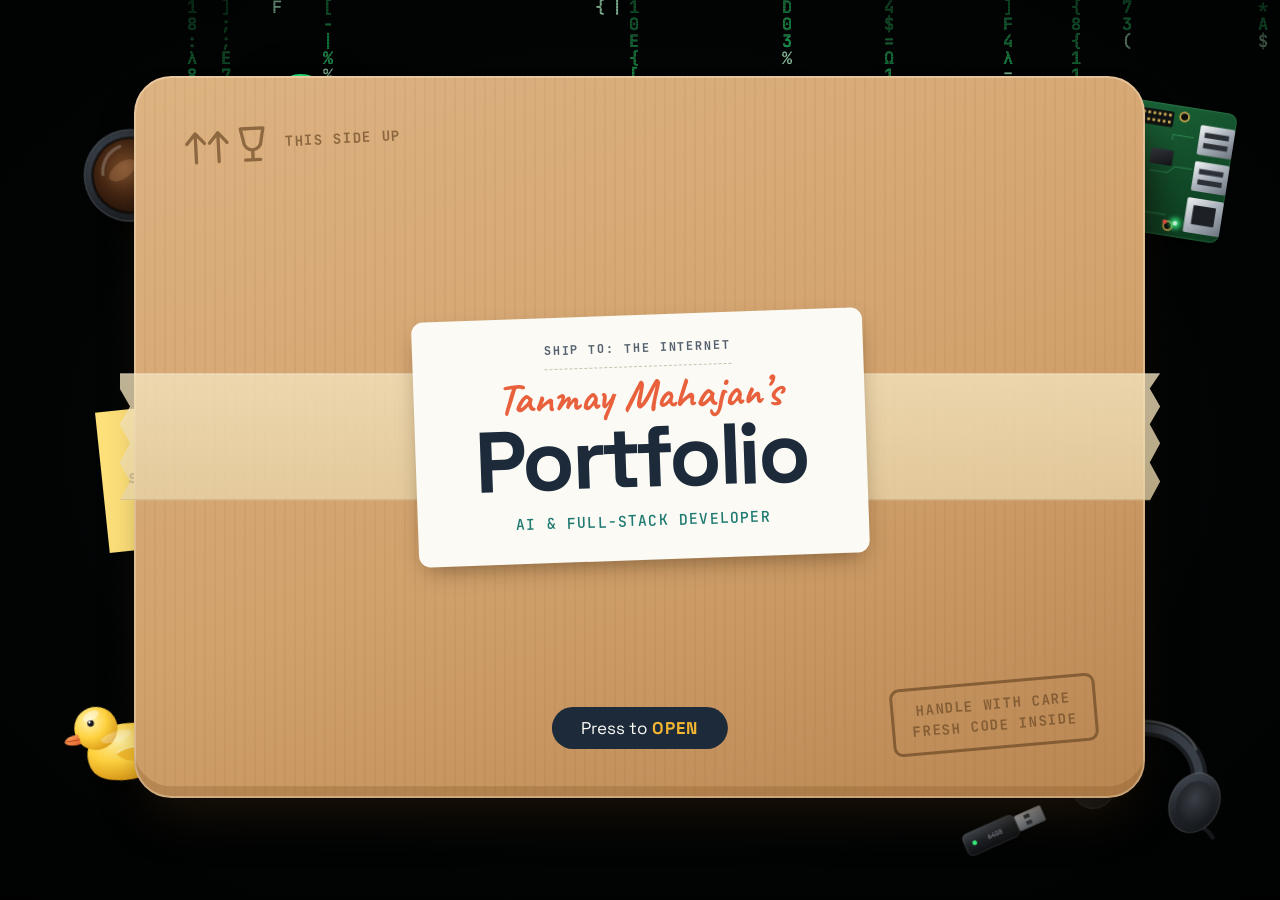
<file: index.html>
<!doctype html>
<html lang="en">
<head>
  <meta charset="utf-8" />
  <meta name="viewport" content="width=device-width, initial-scale=1" />
  <title>Tanmay Mahajan — Software Engineer, AI &amp; Full-Stack Developer | Portfolio</title>
  <meta name="description" content="Tanmay Mahajan is a software engineer and AI / full-stack developer in Mumbai: Computer Engineering student at Fr. CRCE, Full Stack Developer Intern at THE xDEVS and hackathon winner. See projects, experience and skills." />
  <meta name="google-site-verification" content="-PYN0OJBVq-ACpPp6_jVsG3wFO40rVyxpZOOUWoghC4" />
  <meta name="author" content="Tanmay Mahajan" />
  <meta name="robots" content="index, follow, max-image-preview:large" />
  <link rel="canonical" href="https://tanmay.devs.surf/" />

  <meta property="og:type" content="profile" />
  <meta property="og:site_name" content="Tanmay Mahajan" />
  <meta property="og:title" content="Tanmay Mahajan — Software Engineer, AI &amp; Full-Stack Developer" />
  <meta property="og:description" content="Portfolio of Tanmay Mahajan: AI and full-stack projects, hackathon wins, experience and skills." />
  <meta property="og:url" content="https://tanmay.devs.surf/" />
  <meta property="og:image" content="https://tanmay.devs.surf/assets/og.jpg" />
  <meta property="og:image:width" content="1200" />
  <meta property="og:image:height" content="630" />
  <meta property="og:image:alt" content="Tanmay Mahajan — Software Engineer, AI and Full-Stack Developer" />
  <meta property="og:locale" content="en_IN" />
  <meta property="profile:first_name" content="Tanmay" />
  <meta property="profile:last_name" content="Mahajan" />
  <meta name="twitter:card" content="summary_large_image" />
  <meta name="twitter:title" content="Tanmay Mahajan — Software Engineer, AI &amp; Full-Stack Developer" />
  <meta name="twitter:description" content="Portfolio of Tanmay Mahajan: AI and full-stack projects, hackathon wins, experience and skills." />
  <meta name="twitter:image" content="https://tanmay.devs.surf/assets/og.jpg" />
  <meta name="theme-color" content="#030806" />

  <!-- seo:jsonld -->
  <script type="application/ld+json">
{
  "@context": "https://schema.org",
  "@graph": [
    {
      "@type": "WebSite",
      "@id": "https://tanmay.devs.surf/#website",
      "url": "https://tanmay.devs.surf/",
      "name": "Tanmay Mahajan",
      "alternateName": "Tanmay Mahajan Portfolio",
      "inLanguage": "en",
      "publisher": {
        "@id": "https://tanmay.devs.surf/#person"
      }
    },
    {
      "@type": "ProfilePage",
      "@id": "https://tanmay.devs.surf/#profilepage",
      "url": "https://tanmay.devs.surf/",
      "name": "Tanmay Mahajan — Software Engineer, AI & Full-Stack Developer",
      "isPartOf": {
        "@id": "https://tanmay.devs.surf/#website"
      },
      "mainEntity": {
        "@id": "https://tanmay.devs.surf/#person"
      },
      "dateModified": "2026-11-21"
    },
    {
      "@type": "Person",
      "@id": "https://tanmay.devs.surf/#person",
      "name": "Tanmay Mahajan",
      "givenName": "Tanmay",
      "familyName": "Mahajan",
      "url": "https://tanmay.devs.surf/",
      "image": "https://tanmay.devs.surf/assets/me.jpg",
      "email": "mailto:tanmay261006@gmail.com",
      "jobTitle": "Full Stack Developer Intern",
      "description": "Software Engineer, AI & Full-Stack Developer; Computer Engineering student at Fr. Conceicao Rodrigues College of Engineering, Mumbai.",
      "worksFor": {
        "@type": "Organization",
        "name": "THE xDEVS",
        "url": "https://www.linkedin.com/company/the-xdevs/"
      },
      "affiliation": {
        "@type": "Organization",
        "name": "TEDxCRCE",
        "url": "https://www.linkedin.com/company/tedxcrce/"
      },
      "alumniOf": [
        {
          "@type": "CollegeOrUniversity",
          "name": "Fr. Conceicao Rodrigues College of Engineering",
          "url": "https://frcrce.ac.in/"
        },
        {
          "@type": "School",
          "name": "St. Xavier's International School & Jr College"
        }
      ],
      "homeLocation": {
        "@type": "Place",
        "name": "Mumbai, Maharashtra, India"
      },
      "address": {
        "@type": "PostalAddress",
        "addressLocality": "Mumbai",
        "addressRegion": "Maharashtra",
        "addressCountry": "IN"
      },
      "knowsLanguage": [
        "English",
        "Hindi",
        "Marathi",
        "Sanskrit"
      ],
      "knowsAbout": [
        "Software engineering",
        "Full-stack development",
        "Artificial intelligence",
        "C",
        "C++",
        "Java",
        "Python",
        "JavaScript",
        "Dart",
        "MERN stack",
        "Next.js",
        "FastAPI",
        "Flutter",
        "REST APIs",
        "LLM APIs (Gemini, Claude)",
        "AI agent workflows",
        "Machine learning",
        "AWS cloud architecting",
        "Google Cloud"
      ],
      "award": [
        "1st Place — CODEISSANCE 2026, TSEC Codestorm",
        "Top 4 Finalist — IIT Hyderabad AI Hackathon",
        "Finalist — SPIT Airavat 3.0",
        "Grand Finale Finalist — Bit N Build ’26",
        "Visa 24hr AI Hackathon — IIT Madras"
      ],
      "hasCredential": [
        {
          "@type": "EducationalOccupationalCredential",
          "name": "Google Cloud Engineering Certificate",
          "credentialCategory": "certificate",
          "recognizedBy": {
            "@type": "Organization",
            "name": "Google"
          },
          "url": "https://www.credly.com/badges/dce1b63a-8854-475b-be57-c53f3a7a40ef/linked_in_profile"
        },
        {
          "@type": "EducationalOccupationalCredential",
          "name": "AWS Academy Graduate — Cloud Architecting",
          "credentialCategory": "certificate",
          "recognizedBy": {
            "@type": "Organization",
            "name": "Amazon Web Services"
          },
          "url": "https://www.credly.com/badges/d591a997-7c9f-40eb-8bc4-7fd58229d11d/linked_in_profile"
        },
        {
          "@type": "EducationalOccupationalCredential",
          "name": "Data Analytics Job Simulation",
          "credentialCategory": "certificate",
          "recognizedBy": {
            "@type": "Organization",
            "name": "Deloitte Australia · Forage"
          },
          "url": "https://forage-uploads-prod.s3.amazonaws.com/completion-certificates/9PBTqmSxAf6zZTseP/io9DzWKe3PTsiS6GG_9PBTqmSxAf6zZTseP_QarCZFQEKrnwwJ6Q3_1751643421900_completion_certificate.pdf"
        },
        {
          "@type": "EducationalOccupationalCredential",
          "name": "Cyber Job Simulation",
          "credentialCategory": "certificate",
          "recognizedBy": {
            "@type": "Organization",
            "name": "Deloitte Australia · Forage"
          },
          "url": "https://forage-uploads-prod.s3.amazonaws.com/completion-certificates/9PBTqmSxAf6zZTseP/E9pA6qsdbeyEkp3ti_9PBTqmSxAf6zZTseP_QarCZFQEKrnwwJ6Q3_1751306194128_completion_certificate.pdf"
        },
        {
          "@type": "EducationalOccupationalCredential",
          "name": "Introduction to Generative AI",
          "credentialCategory": "certificate",
          "recognizedBy": {
            "@type": "Organization",
            "name": "Google Cloud Skills Boost"
          },
          "url": "https://www.cloudskillsboost.google/public_profiles/90940190-f7e6-4ac6-807f-bee8d645b695/badges/16419714"
        },
        {
          "@type": "EducationalOccupationalCredential",
          "name": "Introduction to Large Language Models",
          "credentialCategory": "certificate",
          "recognizedBy": {
            "@type": "Organization",
            "name": "Google Cloud Skills Boost"
          },
          "url": "https://www.cloudskillsboost.google/public_profiles/90940190-f7e6-4ac6-807f-bee8d645b695/badges/16419994"
        },
        {
          "@type": "EducationalOccupationalCredential",
          "name": "Introduction to Responsible AI",
          "credentialCategory": "certificate",
          "recognizedBy": {
            "@type": "Organization",
            "name": "Google Cloud Skills Boost"
          },
          "url": "https://www.cloudskillsboost.google/public_profiles/90940190-f7e6-4ac6-807f-bee8d645b695/badges/16420070"
        }
      ],
      "sameAs": [
        "https://www.linkedin.com/in/tanmay-mahajan-220ab826b/",
        "https://github.com/TanmayMahajan26"
      ]
    }
  ]
}
  </script>
    <!-- /seo:jsonld -->
  <link rel="icon" href="data:image/svg+xml,%3Csvg xmlns='http://www.w3.org/2000/svg' viewBox='0 0 32 32'%3E%3Crect x='3' y='8' width='26' height='20' rx='3' fill='%23d2a26d'/%3E%3Crect x='3' y='8' width='26' height='6' rx='2' fill='%23b98652'/%3E%3Crect x='13' y='8' width='6' height='20' fill='%23f0dfb8'/%3E%3C/svg%3E" />
  <link rel="preconnect" href="https://fonts.googleapis.com" />
  <link rel="preconnect" href="https://fonts.gstatic.com" crossorigin />
  <link href="https://fonts.googleapis.com/css2?family=Caveat:wght@500;700&family=Space+Grotesk:wght@400;500;600;700&family=Inter:wght@400;500;600&family=JetBrains+Mono:wght@500;700&display=swap" rel="stylesheet" />
  <link rel="stylesheet" href="style.css" />
</head>
<body>

  <!-- falling code behind the desk -->
  <canvas class="rain" id="rain" aria-hidden="true"></canvas>
  <div class="crt" aria-hidden="true"></div>

  <!-- ================= NAV (appears once the box is open) ================= -->
  <nav class="nav" aria-label="Main">
    <button class="nav__brand" id="homeBtn" title="Back to the closed box">Tanmay Mahajan</button>
    <div class="nav__links">
      <button class="nav__link" data-open="about">Profile</button>
      <div class="nav__menu">
        <button class="nav__link" id="projectsToggle" aria-haspopup="true" aria-expanded="false">
          Projects
          <svg viewBox="0 0 16 10" width="11" height="7" fill="none" stroke="currentColor" stroke-width="2" stroke-linecap="round" stroke-linejoin="round" aria-hidden="true"><path d="M2 2l6 6 6-6"/></svg>
        </button>
        <div class="dropdown" id="projectsMenu" role="menu"></div>
      </div>
      <a class="nav__link" href="mailto:tanmay261006@gmail.com?subject=Hello%20Tanmay">Contact</a>
    </div>
  </nav>

  <!-- ================= DESK SCENE ================= -->
  <main class="scene" id="scene">

    <!-- Text summary for search engines and screen readers, generated from data.js
         by tools/build-seo.mjs. Do not edit by hand. -->
    <!-- seo:summary -->
    <header class="sr-only">
      <h1>Tanmay Mahajan — Software Engineer, AI &amp; Full-Stack Developer</h1>
      <p>Tanmay Mahajan is a software engineer and AI / full-stack developer based in Mumbai, India. Tanmay is studying B.E. Computer Engineering at Fr. Conceicao Rodrigues College of Engineering (Fr. CRCE, 2024 – 2028), works as a Full Stack Developer Intern at THE xDEVS, and is Executive Producer of TEDxCRCE.</p>
      <p>Tanmay builds AI products end to end: financial data platforms, risk-aware systems and tooling for AI agents. Most of them started at hackathons, including Nexus360, which won 1st place at CODEISSANCE 2026 (TSEC Codestorm). <a href="about/">More about Tanmay Mahajan</a>.</p>
      <h2>Projects by Tanmay Mahajan</h2>
      <ul>
        <li><a href="projects/nexus360/">Nexus360</a> — AI identity resolution and Customer 360 platform. 1st Place · CODEISSANCE 2026.</li>
        <li><a href="projects/synapse/">SYNAPSE</a> — Compiler and observability platform for AI agent workflows. 3.2x faster · 31% cheaper.</li>
        <li><a href="projects/wellsync/">WellSync AI</a> — Full-stack health platform with live AI agents. Top 4 Finalist · IIT Hyderabad.</li>
        <li><a href="projects/justicegrid/">JusticeGrid</a> — AI legal intelligence for India’s undertrial prisoner crisis. Finalist · SPIT Airavat 3.0.</li>
        <li><a href="projects/zenthera/">Zenthera</a> — High-speed antimicrobial resistance prediction pipeline. Published paper.</li>
        <li><a href="projects/fra-tracker/">FRA Tracker</a> — Forest Rights Act monitoring system (Smart India Hackathon). SIH.</li>
      </ul>
      <h2>Skills</h2>
      <p>C, C++, Java, Python, JavaScript, Dart, MERN stack, Next.js, FastAPI, Flutter, REST APIs, LLM APIs (Gemini, Claude), AI agent workflows, Machine learning, AWS cloud architecting and Google Cloud.</p>
      <h2>Contact Tanmay Mahajan</h2>
      <p>Email <a href="mailto:tanmay261006@gmail.com">tanmay261006@gmail.com</a>, or find Tanmay on <a href="https://www.linkedin.com/in/tanmay-mahajan-220ab826b/" rel="me">LinkedIn</a> and <a href="https://github.com/TanmayMahajan26" rel="me">GitHub</a>. <a href="assets/Tanmay_Mahajan_Resume_MS.pdf">Download résumé (PDF)</a>.</p>
    </header>
    <!-- /seo:summary -->

    <!-- desk clutter (decorative): a hacker's desk -->
    <div class="desk-item mug" aria-hidden="true">
      <svg viewBox="0 0 160 140"><defs>
        <radialGradient id="mgBody" cx=".38" cy=".32" r=".75"><stop offset="0" stop-color="#454c55"/><stop offset="1" stop-color="#121519"/></radialGradient>
        <radialGradient id="mgCoffee" cx=".45" cy=".4" r=".65"><stop offset="0" stop-color="#7d4f2c"/><stop offset=".55" stop-color="#432512"/><stop offset="1" stop-color="#1f1009"/></radialGradient></defs>
        <path d="M116 50c27-7 38 10 34 25s-17 23-36 15" fill="none" stroke="#23272d" stroke-width="13" stroke-linecap="round"/>
        <path d="M118 47c23-5 32 9 29 21" fill="none" stroke="#5b636e" stroke-width="2.5" stroke-linecap="round" stroke-opacity=".7"/>
        <circle cx="66" cy="70" r="57" fill="url(#mgBody)"/>
        <circle cx="66" cy="70" r="57" fill="none" stroke="#6a737f" stroke-opacity=".45" stroke-width="1.5"/>
        <circle cx="66" cy="70" r="47" fill="url(#mgCoffee)"/>
        <circle cx="66" cy="70" r="47" fill="none" stroke="#000" stroke-opacity=".55" stroke-width="3.5"/>
        <ellipse cx="58" cy="62" rx="19" ry="10" transform="rotate(-24 58 62)" fill="#c69062" fill-opacity=".3"/>
        <path d="M33 62a34 34 0 0 1 28-30" fill="none" stroke="#fff" stroke-opacity=".22" stroke-width="4" stroke-linecap="round"/>
      </svg>
    </div>
    <div class="desk-item board" aria-hidden="true">
      <svg viewBox="0 0 220 150"><defs>
        <linearGradient id="pcb" x1="0" y1="0" x2="1" y2="1"><stop offset="0" stop-color="#1f7040"/><stop offset="1" stop-color="#0c3a1e"/></linearGradient>
        <linearGradient id="pcbChip" x1="0" y1="0" x2="1" y2="1"><stop offset="0" stop-color="#3a3f47"/><stop offset="1" stop-color="#121418"/></linearGradient>
        <linearGradient id="pcbMetal" x1="0" y1="0" x2="1" y2="1"><stop offset="0" stop-color="#f2f4f6"/><stop offset=".5" stop-color="#a7afb8"/><stop offset="1" stop-color="#6c747d"/></linearGradient>
        <filter id="pcbGlow" x="-200%" y="-200%" width="500%" height="500%"><feGaussianBlur stdDeviation="3"/></filter></defs>
        <rect width="220" height="150" rx="10" fill="url(#pcb)"/>
        <rect x=".75" y=".75" width="218.5" height="148.5" rx="9.25" fill="none" stroke="#5fd08a" stroke-opacity=".25"/>
        <g fill="none" stroke="#4fbf78" stroke-opacity=".38" stroke-width="1.4">
          <path d="M20 60h30l10 10v40h40"/><path d="M130 78h20l8-8h20"/><path d="M96 104v22h60"/><path d="M40 120h30l8-8"/><path d="M150 40v-6h24"/><path d="M60 40v14"/>
        </g>
        <g fill="#0a0f0c" stroke="#c9a54a" stroke-width="2"><circle cx="12" cy="12" r="5"/><circle cx="160" cy="12" r="5"/><circle cx="12" cy="138" r="5"/><circle cx="160" cy="138" r="5"/></g>
        <rect x="24" y="8" width="124" height="18" rx="2" fill="#101311"/>
        <g fill="#d6b45c"><path d="M28 11h3v3h-3zM34 11h3v3h-3zM40 11h3v3h-3zM46 11h3v3h-3zM52 11h3v3h-3zM58 11h3v3h-3zM64 11h3v3h-3zM70 11h3v3h-3zM76 11h3v3h-3zM82 11h3v3h-3zM88 11h3v3h-3zM94 11h3v3h-3zM100 11h3v3h-3zM106 11h3v3h-3zM112 11h3v3h-3zM118 11h3v3h-3zM124 11h3v3h-3zM130 11h3v3h-3zM136 11h3v3h-3zM142 11h3v3h-3z"/>
          <path d="M28 19h3v3h-3zM34 19h3v3h-3zM40 19h3v3h-3zM46 19h3v3h-3zM52 19h3v3h-3zM58 19h3v3h-3zM64 19h3v3h-3zM70 19h3v3h-3zM76 19h3v3h-3zM82 19h3v3h-3zM88 19h3v3h-3zM94 19h3v3h-3zM100 19h3v3h-3zM106 19h3v3h-3zM112 19h3v3h-3zM118 19h3v3h-3zM124 19h3v3h-3zM130 19h3v3h-3zM136 19h3v3h-3zM142 19h3v3h-3z"/></g>
        <rect x="66" y="48" width="54" height="54" rx="4" fill="url(#pcbChip)"/>
        <rect x="66.5" y="48.5" width="53" height="53" rx="3.5" fill="none" stroke="#fff" stroke-opacity=".12"/>
        <circle cx="73" cy="55" r="2" fill="#5a616b"/>
        <text x="93" y="79" text-anchor="middle" font-family="JetBrains Mono, monospace" font-weight="700" font-size="8" fill="#8b939d">ARM64</text>
        <rect x="128" y="52" width="26" height="18" rx="2" fill="url(#pcbChip)"/>
        <rect x="30" y="74" width="16" height="10" rx="1.5" fill="#2a2f35"/><rect x="30" y="90" width="10" height="6" rx="1" fill="#c8b07a"/><rect x="46" y="92" width="10" height="6" rx="1" fill="#c8b07a"/>
        <rect x="180" y="18" width="40" height="34" rx="2" fill="url(#pcbMetal)"/><rect x="186" y="26" width="28" height="6" fill="#2b3036"/><rect x="186" y="38" width="28" height="6" fill="#2b3036"/>
        <rect x="180" y="60" width="40" height="34" rx="2" fill="url(#pcbMetal)"/><rect x="186" y="68" width="28" height="6" fill="#2b3036"/><rect x="186" y="80" width="28" height="6" fill="#2b3036"/>
        <rect x="178" y="102" width="42" height="40" rx="2" fill="url(#pcbMetal)"/><rect x="186" y="110" width="26" height="22" rx="1" fill="#1d2126"/>
        <circle class="led" cx="168" cy="134" r="6" fill="#39ff88" filter="url(#pcbGlow)"/>
        <circle class="led" cx="168" cy="134" r="2.6" fill="#d8ffe6"/>
        <circle cx="156" cy="134" r="2.6" fill="#ff5a4e"/>
      </svg>
    </div>
    <div class="desk-item duck" aria-hidden="true">
      <svg viewBox="0 0 160 140"><defs>
        <radialGradient id="dkBody" cx=".4" cy=".3" r=".8"><stop offset="0" stop-color="#fff2a6"/><stop offset=".45" stop-color="#ffd23f"/><stop offset="1" stop-color="#d08a0c"/></radialGradient>
        <radialGradient id="dkHead" cx=".38" cy=".3" r=".8"><stop offset="0" stop-color="#fff4b0"/><stop offset=".5" stop-color="#ffd23f"/><stop offset="1" stop-color="#d69210"/></radialGradient>
        <linearGradient id="dkBeak" x1="0" y1="0" x2="1" y2="1"><stop offset="0" stop-color="#ffa860"/><stop offset="1" stop-color="#e2602a"/></linearGradient></defs>
        <path d="M30 92c-4-30 24-48 56-46 30 2 52 8 62 24 6 10-2 20-10 18 2 22-26 38-58 36-30-2-48-12-50-32z" fill="url(#dkBody)"/>
        <path d="M70 86c14-8 36-8 50 2-10 14-34 18-50-2z" fill="#f0b522" fill-opacity=".8"/>
        <path d="M72 84c14-6 32-6 44 2" fill="none" stroke="#fff7c8" stroke-opacity=".7" stroke-width="2" stroke-linecap="round"/>
        <circle cx="48" cy="46" r="30" fill="url(#dkHead)"/>
        <path d="M22 50c-12 0-20 4-20 8s10 8 22 6z" fill="url(#dkBeak)"/>
        <path d="M4 57c6 1 12 1 19 0" stroke="#b9461c" stroke-width="1.5" fill="none" stroke-linecap="round"/>
        <circle cx="42" cy="38" r="4.6" fill="#16181c"/><circle cx="40.6" cy="36.4" r="1.5" fill="#fff"/>
        <ellipse cx="44" cy="28" rx="12" ry="6" transform="rotate(-20 44 28)" fill="#fff" fill-opacity=".45"/>
        <ellipse cx="74" cy="62" rx="22" ry="7" transform="rotate(-8 74 62)" fill="#fff" fill-opacity=".28"/>
      </svg>
    </div>
    <div class="desk-item sticky" aria-hidden="true">
      <div class="sticky__paper"><span>// TODO</span>ship it,<br />then polish</div>
    </div>
    <div class="desk-item phones" aria-hidden="true">
      <svg viewBox="0 0 220 190"><defs>
        <linearGradient id="hpCup" x1="0" y1="0" x2="1" y2="1"><stop offset="0" stop-color="#4a515b"/><stop offset=".5" stop-color="#22262b"/><stop offset="1" stop-color="#0f1114"/></linearGradient>
        <radialGradient id="hpPad" cx=".45" cy=".4" r=".7"><stop offset="0" stop-color="#3a3f46"/><stop offset="1" stop-color="#16181c"/></radialGradient></defs>
        <path d="M150 150c18 10 40 4 56 20" fill="none" stroke="#15171a" stroke-width="5" stroke-linecap="round"/>
        <path d="M46 128C38 34 182 34 174 128" fill="none" stroke="#1b1e22" stroke-width="20" stroke-linecap="round"/>
        <path d="M46 128C38 34 182 34 174 128" fill="none" stroke="#3a4048" stroke-width="10" stroke-linecap="round"/>
        <path d="M60 70C82 42 140 42 160 70" fill="none" stroke="#fff" stroke-opacity=".2" stroke-width="3" stroke-linecap="round"/>
        <g transform="rotate(-12 46 134)"><ellipse cx="46" cy="134" rx="30" ry="38" fill="url(#hpCup)"/><ellipse cx="46" cy="134" rx="21" ry="28" fill="url(#hpPad)"/><ellipse cx="46" cy="134" rx="30" ry="38" fill="none" stroke="#fff" stroke-opacity=".14" stroke-width="1.5"/><circle cx="46" cy="134" r="4" fill="#39ff88" fill-opacity=".9"/></g>
        <g transform="rotate(12 174 134)"><ellipse cx="174" cy="134" rx="30" ry="38" fill="url(#hpCup)"/><ellipse cx="174" cy="134" rx="21" ry="28" fill="url(#hpPad)"/><ellipse cx="174" cy="134" rx="30" ry="38" fill="none" stroke="#fff" stroke-opacity=".14" stroke-width="1.5"/></g>
      </svg>
    </div>
    <div class="desk-item usb" aria-hidden="true">
      <svg viewBox="0 0 120 44"><defs>
        <linearGradient id="usBody" x1="0" y1="0" x2="0" y2="1"><stop offset="0" stop-color="#4a515b"/><stop offset=".5" stop-color="#1f2328"/><stop offset="1" stop-color="#0e1013"/></linearGradient>
        <linearGradient id="usMetal" x1="0" y1="0" x2="0" y2="1"><stop offset="0" stop-color="#f4f6f8"/><stop offset=".55" stop-color="#a5adb6"/><stop offset="1" stop-color="#6b737c"/></linearGradient></defs>
        <rect x="2" y="6" width="76" height="32" rx="8" fill="url(#usBody)"/>
        <rect x="2.75" y="6.75" width="74.5" height="30.5" rx="7.25" fill="none" stroke="#fff" stroke-opacity=".14"/>
        <rect x="78" y="11" width="38" height="22" rx="2" fill="url(#usMetal)"/>
        <rect x="90" y="15" width="8" height="5" fill="#3b4148"/><rect x="90" y="24" width="8" height="5" fill="#3b4148"/>
        <circle class="led" cx="16" cy="22" r="3.2" fill="#39ff88"/>
        <text x="46" y="26" text-anchor="middle" font-family="JetBrains Mono, monospace" font-weight="700" font-size="9" fill="#8b939d">64GB</text>
      </svg>
    </div>
    <div class="desk-item can" aria-hidden="true">
      <svg viewBox="0 0 100 100"><defs>
        <radialGradient id="cnTop" cx=".4" cy=".35" r=".7"><stop offset="0" stop-color="#f5f7f9"/><stop offset=".6" stop-color="#aab2bb"/><stop offset="1" stop-color="#6c747d"/></radialGradient>
        <linearGradient id="cnRim" x1="0" y1="0" x2="1" y2="1"><stop offset="0" stop-color="#2dfc86"/><stop offset="1" stop-color="#0a6e36"/></linearGradient></defs>
        <circle cx="50" cy="50" r="47" fill="url(#cnRim)"/>
        <circle cx="50" cy="50" r="41" fill="url(#cnTop)"/>
        <circle cx="50" cy="50" r="36" fill="none" stroke="#7d858e" stroke-width="1.5"/>
        <path d="M38 30c4-6 20-6 24 0l-4 14c-3 4-13 4-16 0z" fill="#20252b"/>
        <rect x="40" y="46" width="20" height="26" rx="10" fill="#c3cad1" stroke="#7d858e" stroke-width="1.2"/>
        <circle cx="50" cy="64" r="4" fill="#7d858e"/>
        <path d="M24 38a30 30 0 0 1 18-16" fill="none" stroke="#fff" stroke-opacity=".7" stroke-width="2.5" stroke-linecap="round"/>
      </svg>
    </div>

<!-- the box -->
    <div class="box-wrap">
      <div class="box" id="box">
        <div class="box__shadow"></div>

        <!-- tray: what's inside -->
        <div class="tray" id="tray">
          <button class="obj obj--projects" data-open="projects" data-art="tablet" style="--i:0"><span class="obj__art"></span><span class="obj__label"><b>Projects</b><small data-count="projects">6 projects</small></span></button>
          <button class="obj obj--awards" data-open="awards" data-art="medal" style="--i:1"><span class="obj__art"></span><span class="obj__label"><b>Hackathons</b><small data-count="awards">5 events</small></span></button>
          <button class="obj obj--about" data-open="about" data-art="badge" style="--i:2"><span class="obj__art"></span><span class="obj__label"><b>About me</b><small>Who I am</small></span></button>
          <button class="obj obj--contact" data-open="contact" data-art="phone" style="--i:3"><span class="obj__art"></span><span class="obj__label"><b>Contact</b><small>Say hello</small></span></button>
          <button class="obj obj--experience" data-open="experience" data-art="clapper" style="--i:4"><span class="obj__art"></span><span class="obj__label"><b>Experience</b><small data-count="experience">4 roles</small></span></button>
          <button class="obj obj--skills" data-open="skills" data-art="keys" style="--i:5"><span class="obj__art"></span><span class="obj__label"><b>Skills</b><small>Stack &amp; tools</small></span></button>
          <a class="obj obj--resume" href="assets/Tanmay_Mahajan_Resume_MS.pdf" target="_blank" rel="noopener" data-art="resume" style="--i:6"><span class="obj__art"></span><span class="obj__label"><b>Résumé</b><small>Open PDF</small></span></a>
        </div>

        <!-- lid -->
        <button class="lid" id="lid" aria-label="Open the portfolio box">
          <span class="lid__tape" aria-hidden="true"></span>
          <span class="lid__stamp lid__stamp--tl" aria-hidden="true">
            <svg viewBox="0 0 70 34" fill="none" stroke="currentColor" stroke-width="2.600" stroke-linecap="round" stroke-linejoin="round"><path d="M10 30V8M3 15l7-8 7 8M28 30V8M21 15l7-8 7 8"/><path d="M46 5h18l-2 10a7 7 0 0 1-14 0zM55 22v8M49 30h12"/></svg>
            THIS SIDE UP
          </span>
          <span class="lid__stamp lid__stamp--br" aria-hidden="true">HANDLE WITH CARE<br />FRESH CODE INSIDE</span>
          <span class="lid__label">
            <span class="lid__ship">SHIP TO: THE INTERNET</span>
            <span class="lid__name">Tanmay Mahajan’s</span>
            <span class="lid__title">Portfolio</span>
            <span class="lid__role">AI &amp; Full-Stack Developer</span>
          </span>
          <span class="lid__cta">Press to <b>OPEN</b></span>
        </button>
      </div>

      <p class="hint" aria-hidden="true">pick something up ↑</p>
      <button class="rebox" id="rebox" type="button">close the box</button>
    </div>
  </main>

  <!-- ================= MODAL ================= -->
  <div class="overlay" id="overlay" hidden>
    <section class="sheet" id="sheet" role="dialog" aria-modal="true" aria-labelledby="sheetTitle" tabindex="-1">
      <span class="sheet__tape" aria-hidden="true"></span>
      <button class="sheet__close" id="sheetClose" aria-label="Close">
        <svg viewBox="0 0 20 20" width="16" height="16" fill="none" stroke="currentColor" stroke-width="2.400" stroke-linecap="round"><path d="M4 4l12 12M16 4L4 16"/></svg>
      </button>
      <div class="sheet__body" id="sheetBody" tabindex="-1"></div>
    </section>
  </div>

  <noscript>
    <div class="noscript">
      <p><b>Tanmay Mahajan — Software Engineer, AI &amp; Full-Stack Developer</b></p>
      <p>This portfolio needs JavaScript to open the box. Reach me at <a href="mailto:tanmay261006@gmail.com">tanmay261006@gmail.com</a>, on <a href="https://github.com/TanmayMahajan26">GitHub</a> or <a href="https://www.linkedin.com/in/tanmay-mahajan-220ab826b/">LinkedIn</a>.</p>
    </div>
  </noscript>

  <script src="data.js"></script>
  <script src="script.js"></script>
</body>
</html>
</file>
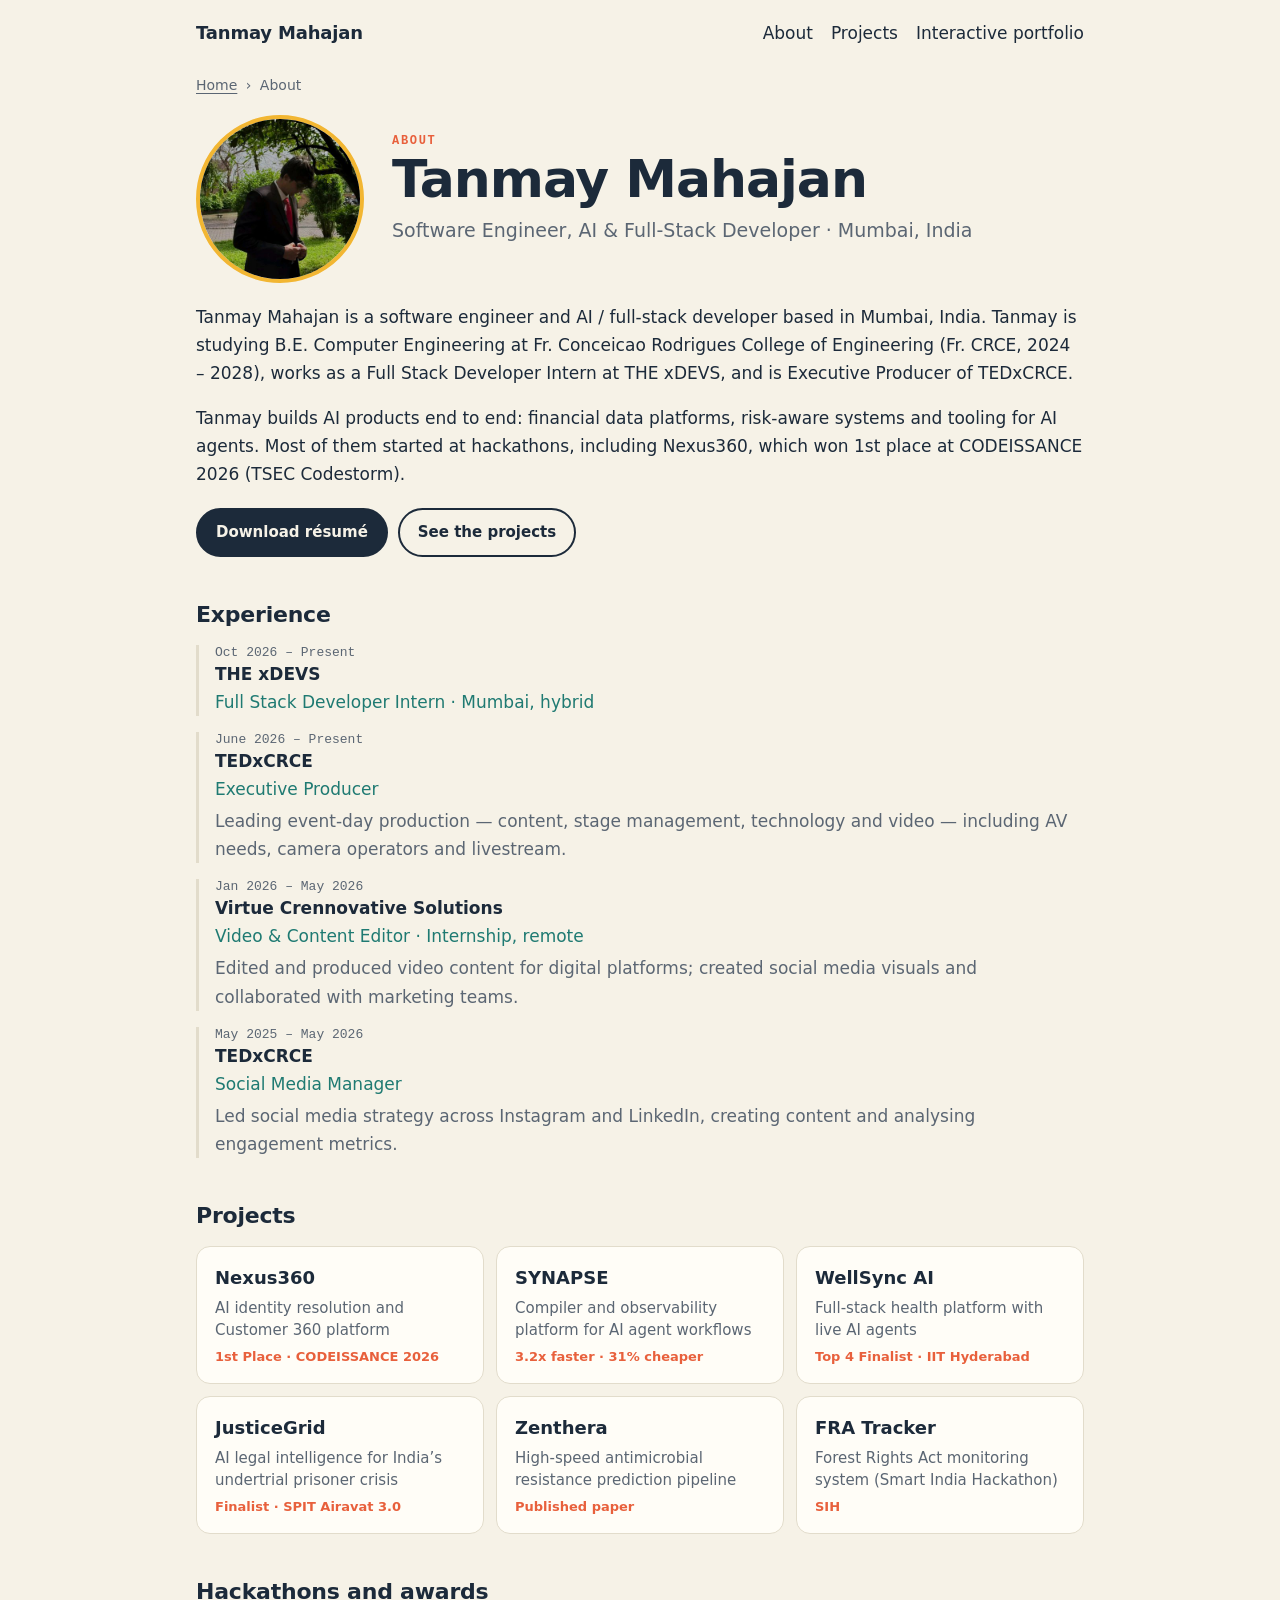
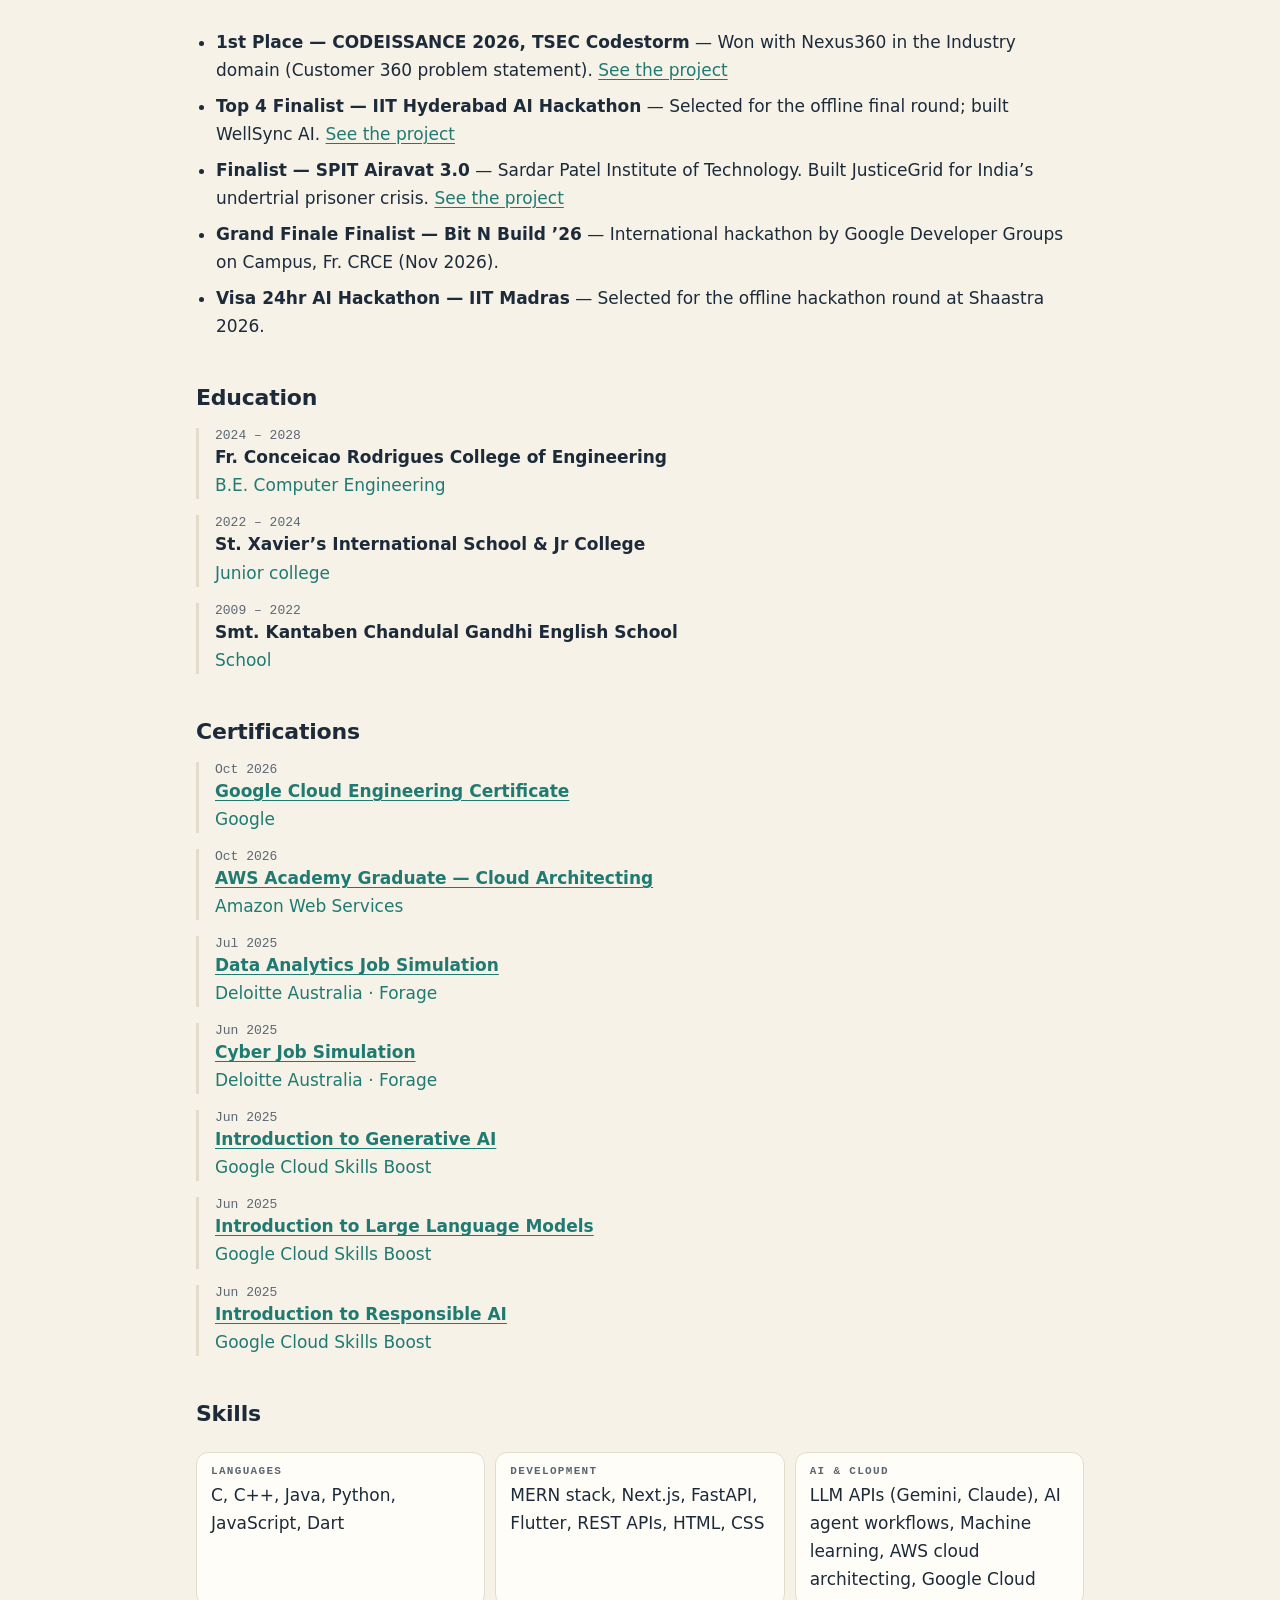
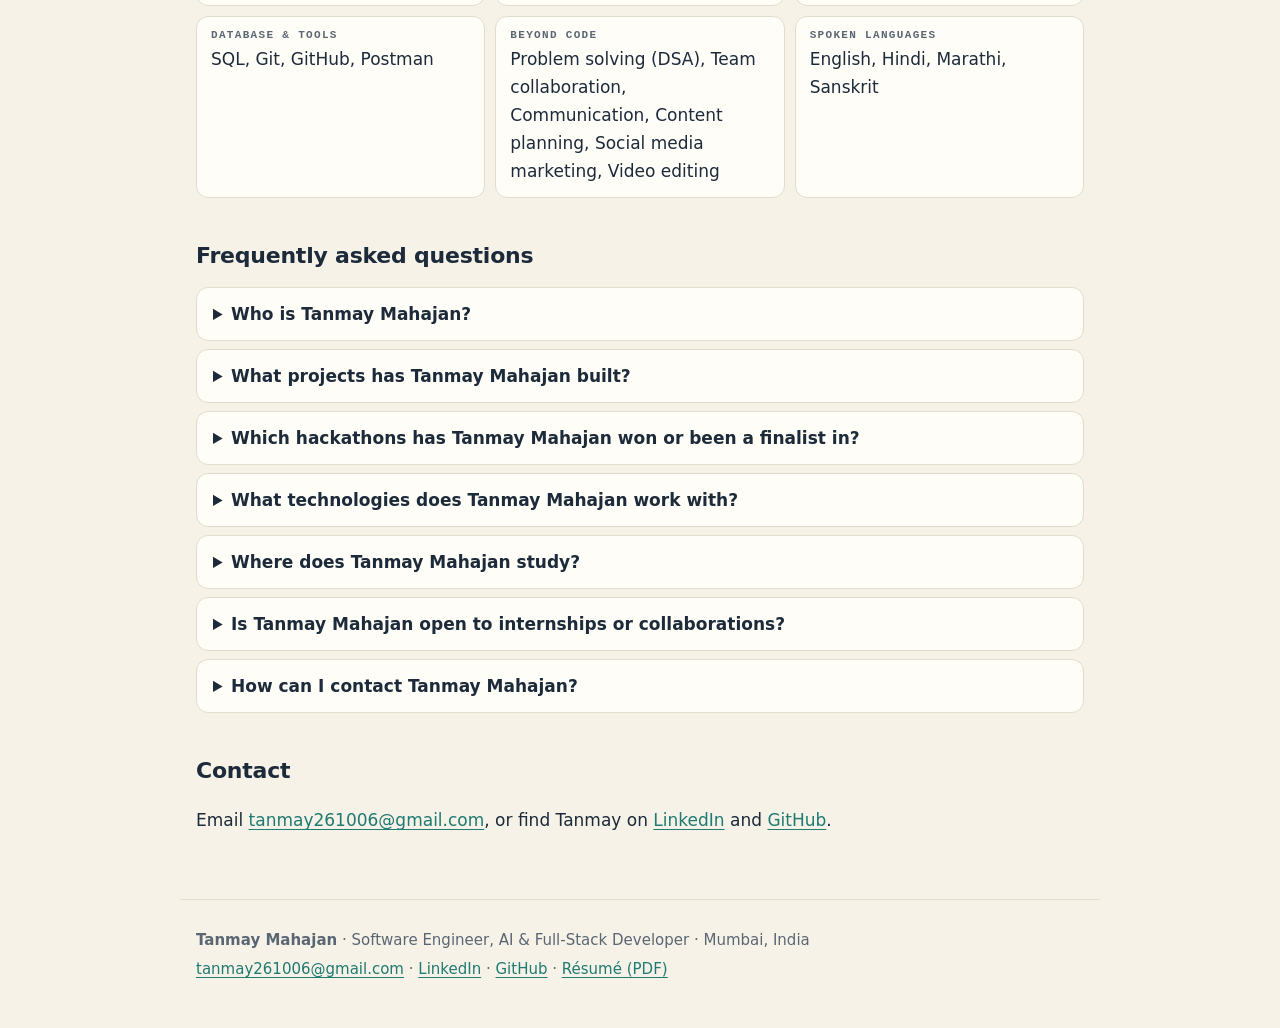
<file: about/index.html>
<!doctype html>
<html lang="en">
<head>
  <meta charset="utf-8" />
  <meta name="viewport" content="width=device-width, initial-scale=1" />
  <title>About Tanmay Mahajan — Software Engineer, AI &amp; Full-Stack Developer</title>
  <meta name="description" content="Tanmay Mahajan is a software engineer and AI / full-stack developer based in Mumbai, India. Tanmay is studying B.E. Computer Engineering at Fr. Conceicao Rodr" />
  <meta name="author" content="Tanmay Mahajan" />
  <meta name="robots" content="index, follow, max-image-preview:large" />
  <link rel="canonical" href="https://tanmay.devs.surf/about/" />
  <meta property="og:type" content="website" />
  <meta property="og:site_name" content="Tanmay Mahajan" />
  <meta property="og:title" content="About Tanmay Mahajan — Software Engineer, AI &amp; Full-Stack Developer" />
  <meta property="og:description" content="Tanmay Mahajan is a software engineer and AI / full-stack developer based in Mumbai, India. Tanmay is studying B.E. Computer Engineering at Fr. Conceicao Rodr" />
  <meta property="og:url" content="https://tanmay.devs.surf/about/" />
  <meta property="og:image" content="https://tanmay.devs.surf/assets/og.jpg" />
  <meta name="twitter:card" content="summary_large_image" />
  <link rel="icon" href="data:image/svg+xml,%3Csvg xmlns='http://www.w3.org/2000/svg' viewBox='0 0 32 32'%3E%3Crect width='32' height='32' rx='7' fill='%231c2a3a'/%3E%3Ctext x='16' y='22' font-family='Arial' font-weight='700' font-size='15' fill='%23f2b632' text-anchor='middle'%3ETM%3C/text%3E%3C/svg%3E" />
  <link rel="stylesheet" href="../pages.css" />
  <script type="application/ld+json">
{
  "@context": "https://schema.org",
  "@graph": [
    {
      "@type": "WebSite",
      "@id": "https://tanmay.devs.surf/#website",
      "url": "https://tanmay.devs.surf/",
      "name": "Tanmay Mahajan",
      "alternateName": "Tanmay Mahajan Portfolio",
      "inLanguage": "en",
      "publisher": {
        "@id": "https://tanmay.devs.surf/#person"
      }
    },
    {
      "@type": "Person",
      "@id": "https://tanmay.devs.surf/#person",
      "name": "Tanmay Mahajan",
      "givenName": "Tanmay",
      "familyName": "Mahajan",
      "url": "https://tanmay.devs.surf/",
      "image": "https://tanmay.devs.surf/assets/me.jpg",
      "email": "mailto:tanmay261006@gmail.com",
      "jobTitle": "Full Stack Developer Intern",
      "description": "Software Engineer, AI & Full-Stack Developer; Computer Engineering student at Fr. Conceicao Rodrigues College of Engineering, Mumbai.",
      "worksFor": {
        "@type": "Organization",
        "name": "THE xDEVS",
        "url": "https://www.linkedin.com/company/the-xdevs/"
      },
      "affiliation": {
        "@type": "Organization",
        "name": "TEDxCRCE",
        "url": "https://www.linkedin.com/company/tedxcrce/"
      },
      "alumniOf": [
        {
          "@type": "CollegeOrUniversity",
          "name": "Fr. Conceicao Rodrigues College of Engineering",
          "url": "https://frcrce.ac.in/"
        },
        {
          "@type": "School",
          "name": "St. Xavier's International School & Jr College"
        }
      ],
      "homeLocation": {
        "@type": "Place",
        "name": "Mumbai, Maharashtra, India"
      },
      "address": {
        "@type": "PostalAddress",
        "addressLocality": "Mumbai",
        "addressRegion": "Maharashtra",
        "addressCountry": "IN"
      },
      "knowsLanguage": [
        "English",
        "Hindi",
        "Marathi",
        "Sanskrit"
      ],
      "knowsAbout": [
        "Software engineering",
        "Full-stack development",
        "Artificial intelligence",
        "C",
        "C++",
        "Java",
        "Python",
        "JavaScript",
        "Dart",
        "MERN stack",
        "Next.js",
        "FastAPI",
        "Flutter",
        "REST APIs",
        "LLM APIs (Gemini, Claude)",
        "AI agent workflows",
        "Machine learning",
        "AWS cloud architecting",
        "Google Cloud"
      ],
      "award": [
        "1st Place — CODEISSANCE 2026, TSEC Codestorm",
        "Top 4 Finalist — IIT Hyderabad AI Hackathon",
        "Finalist — SPIT Airavat 3.0",
        "Grand Finale Finalist — Bit N Build ’26",
        "Visa 24hr AI Hackathon — IIT Madras"
      ],
      "hasCredential": [
        {
          "@type": "EducationalOccupationalCredential",
          "name": "Google Cloud Engineering Certificate",
          "credentialCategory": "certificate",
          "recognizedBy": {
            "@type": "Organization",
            "name": "Google"
          },
          "url": "https://www.credly.com/badges/dce1b63a-8854-475b-be57-c53f3a7a40ef/linked_in_profile"
        },
        {
          "@type": "EducationalOccupationalCredential",
          "name": "AWS Academy Graduate — Cloud Architecting",
          "credentialCategory": "certificate",
          "recognizedBy": {
            "@type": "Organization",
            "name": "Amazon Web Services"
          },
          "url": "https://www.credly.com/badges/d591a997-7c9f-40eb-8bc4-7fd58229d11d/linked_in_profile"
        },
        {
          "@type": "EducationalOccupationalCredential",
          "name": "Data Analytics Job Simulation",
          "credentialCategory": "certificate",
          "recognizedBy": {
            "@type": "Organization",
            "name": "Deloitte Australia · Forage"
          },
          "url": "https://forage-uploads-prod.s3.amazonaws.com/completion-certificates/9PBTqmSxAf6zZTseP/io9DzWKe3PTsiS6GG_9PBTqmSxAf6zZTseP_QarCZFQEKrnwwJ6Q3_1751643421900_completion_certificate.pdf"
        },
        {
          "@type": "EducationalOccupationalCredential",
          "name": "Cyber Job Simulation",
          "credentialCategory": "certificate",
          "recognizedBy": {
            "@type": "Organization",
            "name": "Deloitte Australia · Forage"
          },
          "url": "https://forage-uploads-prod.s3.amazonaws.com/completion-certificates/9PBTqmSxAf6zZTseP/E9pA6qsdbeyEkp3ti_9PBTqmSxAf6zZTseP_QarCZFQEKrnwwJ6Q3_1751306194128_completion_certificate.pdf"
        },
        {
          "@type": "EducationalOccupationalCredential",
          "name": "Introduction to Generative AI",
          "credentialCategory": "certificate",
          "recognizedBy": {
            "@type": "Organization",
            "name": "Google Cloud Skills Boost"
          },
          "url": "https://www.cloudskillsboost.google/public_profiles/90940190-f7e6-4ac6-807f-bee8d645b695/badges/16419714"
        },
        {
          "@type": "EducationalOccupationalCredential",
          "name": "Introduction to Large Language Models",
          "credentialCategory": "certificate",
          "recognizedBy": {
            "@type": "Organization",
            "name": "Google Cloud Skills Boost"
          },
          "url": "https://www.cloudskillsboost.google/public_profiles/90940190-f7e6-4ac6-807f-bee8d645b695/badges/16419994"
        },
        {
          "@type": "EducationalOccupationalCredential",
          "name": "Introduction to Responsible AI",
          "credentialCategory": "certificate",
          "recognizedBy": {
            "@type": "Organization",
            "name": "Google Cloud Skills Boost"
          },
          "url": "https://www.cloudskillsboost.google/public_profiles/90940190-f7e6-4ac6-807f-bee8d645b695/badges/16420070"
        }
      ],
      "sameAs": [
        "https://www.linkedin.com/in/tanmay-mahajan-220ab826b/",
        "https://github.com/TanmayMahajan26"
      ]
    },
    {
      "@type": "AboutPage",
      "@id": "https://tanmay.devs.surf/about/#page",
      "url": "https://tanmay.devs.surf/about/",
      "name": "About Tanmay Mahajan",
      "isPartOf": {
        "@id": "https://tanmay.devs.surf/#website"
      },
      "mainEntity": {
        "@id": "https://tanmay.devs.surf/#person"
      },
      "dateModified": "2026-11-21"
    },
    {
      "@type": "FAQPage",
      "@id": "https://tanmay.devs.surf/about/#faq",
      "mainEntity": [
        {
          "@type": "Question",
          "name": "Who is Tanmay Mahajan?",
          "acceptedAnswer": {
            "@type": "Answer",
            "text": "Tanmay Mahajan is a software engineer and AI / full-stack developer based in Mumbai, India. Tanmay is studying B.E. Computer Engineering at Fr. Conceicao Rodrigues College of Engineering (Fr. CRCE, 2024 – 2028), works as a Full Stack Developer Intern at THE xDEVS, and is Executive Producer of TEDxCRCE. Tanmay builds AI products end to end: financial data platforms, risk-aware systems and tooling for AI agents. Most of them started at hackathons, including Nexus360, which won 1st place at CODEISSANCE 2026 (TSEC Codestorm)."
          }
        },
        {
          "@type": "Question",
          "name": "What projects has Tanmay Mahajan built?",
          "acceptedAnswer": {
            "@type": "Answer",
            "text": "Tanmay Mahajan has built Nexus360 (AI identity resolution and Customer 360 platform), SYNAPSE (Compiler and observability platform for AI agent workflows), WellSync AI (Full-stack health platform with live AI agents), JusticeGrid (AI legal intelligence for India’s undertrial prisoner crisis), Zenthera (High-speed antimicrobial resistance prediction pipeline) and FRA Tracker (Forest Rights Act monitoring system)."
          }
        },
        {
          "@type": "Question",
          "name": "Which hackathons has Tanmay Mahajan won or been a finalist in?",
          "acceptedAnswer": {
            "@type": "Answer",
            "text": "1st Place — CODEISSANCE 2026, TSEC Codestorm, Top 4 Finalist — IIT Hyderabad AI Hackathon, Finalist — SPIT Airavat 3.0, Grand Finale Finalist — Bit N Build ’26 and Visa 24hr AI Hackathon — IIT Madras."
          }
        },
        {
          "@type": "Question",
          "name": "What technologies does Tanmay Mahajan work with?",
          "acceptedAnswer": {
            "@type": "Answer",
            "text": "Languages: C, C++, Java, Python, JavaScript and Dart. Development: MERN stack, Next.js, FastAPI, Flutter, REST APIs, HTML and CSS. AI and cloud: LLM APIs (Gemini, Claude), AI agent workflows, Machine learning, AWS cloud architecting and Google Cloud."
          }
        },
        {
          "@type": "Question",
          "name": "Where does Tanmay Mahajan study?",
          "acceptedAnswer": {
            "@type": "Answer",
            "text": "Tanmay Mahajan studies B.E. Computer Engineering at Fr. Conceicao Rodrigues College of Engineering in Mumbai (2024 – 2028). Before that, Tanmay attended St. Xavier’s International School & Jr College (2022 – 2024)."
          }
        },
        {
          "@type": "Question",
          "name": "Is Tanmay Mahajan open to internships or collaborations?",
          "acceptedAnswer": {
            "@type": "Answer",
            "text": "Yes. Tanmay is open to software and AI engineering internships, hackathon teams and collaborations."
          }
        },
        {
          "@type": "Question",
          "name": "How can I contact Tanmay Mahajan?",
          "acceptedAnswer": {
            "@type": "Answer",
            "text": "Email tanmay261006@gmail.com, or message Tanmay on LinkedIn (https://www.linkedin.com/in/tanmay-mahajan-220ab826b/) or GitHub (https://github.com/TanmayMahajan26)."
          }
        }
      ]
    },
    {
      "@type": "BreadcrumbList",
      "itemListElement": [
        {
          "@type": "ListItem",
          "position": 1,
          "name": "Home",
          "item": "https://tanmay.devs.surf/"
        },
        {
          "@type": "ListItem",
          "position": 2,
          "name": "About",
          "item": "https://tanmay.devs.surf/about/"
        }
      ]
    }
  ]
}
  </script>
</head>
<body>
  <header class="top">
    <a class="brand" href="../">Tanmay Mahajan</a>
    <nav aria-label="Main">
      <a href="../about/">About</a>
      <a href="../projects/">Projects</a>
      <a href="../">Interactive portfolio</a>
    </nav>
  </header>
  <main>
    <nav class="crumbs" aria-label="Breadcrumb"><a href="../">Home</a> <i>›</i> <span aria-current="page">About</span></nav>
    <section class="hero">
      <img src="../assets/me.jpg" alt="Tanmay Mahajan, software engineer" width="168" height="168" />
      <div>
        <p class="eyebrow">About</p>
        <h1>Tanmay Mahajan</h1>
        <p class="lead">Software Engineer, AI &amp; Full-Stack Developer · Mumbai, India</p>
      </div>
    </section>
    <p>Tanmay Mahajan is a software engineer and AI / full-stack developer based in Mumbai, India. Tanmay is studying B.E. Computer Engineering at Fr. Conceicao Rodrigues College of Engineering (Fr. CRCE, 2024 – 2028), works as a Full Stack Developer Intern at THE xDEVS, and is Executive Producer of TEDxCRCE.</p>
    <p>Tanmay builds AI products end to end: financial data platforms, risk-aware systems and tooling for AI agents. Most of them started at hackathons, including Nexus360, which won 1st place at CODEISSANCE 2026 (TSEC Codestorm).</p>
    <p class="btns"><a class="btn" href="../assets/Tanmay_Mahajan_Resume_MS.pdf">Download résumé</a><a class="btn btn--ghost" href="../projects/">See the projects</a></p>

    <h2>Experience</h2>
    <ol class="tl"><li><time>Oct 2026 – Present</time><b>THE xDEVS</b><em>Full Stack Developer Intern · Mumbai, hybrid</em></li><li><time>June 2026 – Present</time><b>TEDxCRCE</b><em>Executive Producer</em><p>Leading event-day production — content, stage management, technology and video — including AV needs, camera operators and livestream.</p></li><li><time>Jan 2026 – May 2026</time><b>Virtue Crennovative Solutions</b><em>Video & Content Editor · Internship, remote</em><p>Edited and produced video content for digital platforms; created social media visuals and collaborated with marketing teams.</p></li><li><time>May 2025 – May 2026</time><b>TEDxCRCE</b><em>Social Media Manager</em><p>Led social media strategy across Instagram and LinkedIn, creating content and analysing engagement metrics.</p></li></ol>

    <h2>Projects</h2>
    <ul class="cards"><li><a href="../projects/nexus360/"><b>Nexus360</b><span>AI identity resolution and Customer 360 platform</span><small>1st Place · CODEISSANCE 2026</small></a></li><li><a href="../projects/synapse/"><b>SYNAPSE</b><span>Compiler and observability platform for AI agent workflows</span><small>3.2x faster · 31% cheaper</small></a></li><li><a href="../projects/wellsync/"><b>WellSync AI</b><span>Full-stack health platform with live AI agents</span><small>Top 4 Finalist · IIT Hyderabad</small></a></li><li><a href="../projects/justicegrid/"><b>JusticeGrid</b><span>AI legal intelligence for India’s undertrial prisoner crisis</span><small>Finalist · SPIT Airavat 3.0</small></a></li><li><a href="../projects/zenthera/"><b>Zenthera</b><span>High-speed antimicrobial resistance prediction pipeline</span><small>Published paper</small></a></li><li><a href="../projects/fra-tracker/"><b>FRA Tracker</b><span>Forest Rights Act monitoring system (Smart India Hackathon)</span><small>SIH</small></a></li></ul>

    <h2>Hackathons and awards</h2>
    <ul class="plain"><li><b>1st Place — CODEISSANCE 2026, TSEC Codestorm</b> — Won with Nexus360 in the Industry domain (Customer 360 problem statement). <a href="../projects/nexus360/">See the project</a></li><li><b>Top 4 Finalist — IIT Hyderabad AI Hackathon</b> — Selected for the offline final round; built WellSync AI. <a href="../projects/wellsync/">See the project</a></li><li><b>Finalist — SPIT Airavat 3.0</b> — Sardar Patel Institute of Technology. Built JusticeGrid for India’s undertrial prisoner crisis. <a href="../projects/justicegrid/">See the project</a></li><li><b>Grand Finale Finalist — Bit N Build ’26</b> — International hackathon by Google Developer Groups on Campus, Fr. CRCE (Nov 2026).</li><li><b>Visa 24hr AI Hackathon — IIT Madras</b> — Selected for the offline hackathon round at Shaastra 2026.</li></ul>

    <h2>Education</h2>
    <ol class="tl"><li><time>2024 – 2028</time><b>Fr. Conceicao Rodrigues College of Engineering</b><em>B.E. Computer Engineering</em></li><li><time>2022 – 2024</time><b>St. Xavier’s International School & Jr College</b><em>Junior college</em></li><li><time>2009 – 2022</time><b>Smt. Kantaben Chandulal Gandhi English School</b><em>School</em></li></ol>

    <h2>Certifications</h2>
    <ol class="tl"><li><time>Oct 2026</time><b><a href="https://www.credly.com/badges/dce1b63a-8854-475b-be57-c53f3a7a40ef/linked_in_profile" target="_blank" rel="noopener">Google Cloud Engineering Certificate</a></b><em>Google</em></li><li><time>Oct 2026</time><b><a href="https://www.credly.com/badges/d591a997-7c9f-40eb-8bc4-7fd58229d11d/linked_in_profile" target="_blank" rel="noopener">AWS Academy Graduate — Cloud Architecting</a></b><em>Amazon Web Services</em></li><li><time>Jul 2025</time><b><a href="https://forage-uploads-prod.s3.amazonaws.com/completion-certificates/9PBTqmSxAf6zZTseP/io9DzWKe3PTsiS6GG_9PBTqmSxAf6zZTseP_QarCZFQEKrnwwJ6Q3_1751643421900_completion_certificate.pdf" target="_blank" rel="noopener">Data Analytics Job Simulation</a></b><em>Deloitte Australia · Forage</em></li><li><time>Jun 2025</time><b><a href="https://forage-uploads-prod.s3.amazonaws.com/completion-certificates/9PBTqmSxAf6zZTseP/E9pA6qsdbeyEkp3ti_9PBTqmSxAf6zZTseP_QarCZFQEKrnwwJ6Q3_1751306194128_completion_certificate.pdf" target="_blank" rel="noopener">Cyber Job Simulation</a></b><em>Deloitte Australia · Forage</em></li><li><time>Jun 2025</time><b><a href="https://www.cloudskillsboost.google/public_profiles/90940190-f7e6-4ac6-807f-bee8d645b695/badges/16419714" target="_blank" rel="noopener">Introduction to Generative AI</a></b><em>Google Cloud Skills Boost</em></li><li><time>Jun 2025</time><b><a href="https://www.cloudskillsboost.google/public_profiles/90940190-f7e6-4ac6-807f-bee8d645b695/badges/16419994" target="_blank" rel="noopener">Introduction to Large Language Models</a></b><em>Google Cloud Skills Boost</em></li><li><time>Jun 2025</time><b><a href="https://www.cloudskillsboost.google/public_profiles/90940190-f7e6-4ac6-807f-bee8d645b695/badges/16420070" target="_blank" rel="noopener">Introduction to Responsible AI</a></b><em>Google Cloud Skills Boost</em></li></ol>

    <h2>Skills</h2>
    <dl class="skills"><div><dt>Languages</dt><dd>C, C++, Java, Python, JavaScript, Dart</dd></div><div><dt>Development</dt><dd>MERN stack, Next.js, FastAPI, Flutter, REST APIs, HTML, CSS</dd></div><div><dt>AI & cloud</dt><dd>LLM APIs (Gemini, Claude), AI agent workflows, Machine learning, AWS cloud architecting, Google Cloud</dd></div><div><dt>Database & tools</dt><dd>SQL, Git, GitHub, Postman</dd></div><div><dt>Beyond code</dt><dd>Problem solving (DSA), Team collaboration, Communication, Content planning, Social media marketing, Video editing</dd></div><div><dt>Spoken languages</dt><dd>English, Hindi, Marathi, Sanskrit</dd></div></dl>

    <h2 id="faq">Frequently asked questions</h2>
    <div class="faq"><details><summary>Who is Tanmay Mahajan?</summary><p>Tanmay Mahajan is a software engineer and AI / full-stack developer based in Mumbai, India. Tanmay is studying B.E. Computer Engineering at Fr. Conceicao Rodrigues College of Engineering (Fr. CRCE, 2024 – 2028), works as a Full Stack Developer Intern at THE xDEVS, and is Executive Producer of TEDxCRCE. Tanmay builds AI products end to end: financial data platforms, risk-aware systems and tooling for AI agents. Most of them started at hackathons, including Nexus360, which won 1st place at CODEISSANCE 2026 (TSEC Codestorm).</p></details><details><summary>What projects has Tanmay Mahajan built?</summary><p>Tanmay Mahajan has built Nexus360 (AI identity resolution and Customer 360 platform), SYNAPSE (Compiler and observability platform for AI agent workflows), WellSync AI (Full-stack health platform with live AI agents), JusticeGrid (AI legal intelligence for India’s undertrial prisoner crisis), Zenthera (High-speed antimicrobial resistance prediction pipeline) and FRA Tracker (Forest Rights Act monitoring system).</p></details><details><summary>Which hackathons has Tanmay Mahajan won or been a finalist in?</summary><p>1st Place — CODEISSANCE 2026, TSEC Codestorm, Top 4 Finalist — IIT Hyderabad AI Hackathon, Finalist — SPIT Airavat 3.0, Grand Finale Finalist — Bit N Build ’26 and Visa 24hr AI Hackathon — IIT Madras.</p></details><details><summary>What technologies does Tanmay Mahajan work with?</summary><p>Languages: C, C++, Java, Python, JavaScript and Dart. Development: MERN stack, Next.js, FastAPI, Flutter, REST APIs, HTML and CSS. AI and cloud: LLM APIs (Gemini, Claude), AI agent workflows, Machine learning, AWS cloud architecting and Google Cloud.</p></details><details><summary>Where does Tanmay Mahajan study?</summary><p>Tanmay Mahajan studies B.E. Computer Engineering at Fr. Conceicao Rodrigues College of Engineering in Mumbai (2024 – 2028). Before that, Tanmay attended St. Xavier’s International School &amp; Jr College (2022 – 2024).</p></details><details><summary>Is Tanmay Mahajan open to internships or collaborations?</summary><p>Yes. Tanmay is open to software and AI engineering internships, hackathon teams and collaborations.</p></details><details><summary>How can I contact Tanmay Mahajan?</summary><p>Email tanmay261006@gmail.com, or message Tanmay on LinkedIn (https://www.linkedin.com/in/tanmay-mahajan-220ab826b/) or GitHub (https://github.com/TanmayMahajan26).</p></details></div>

    <h2>Contact</h2>
    <p>Email <a href="mailto:tanmay261006@gmail.com">tanmay261006@gmail.com</a>, or find Tanmay on <a href="https://www.linkedin.com/in/tanmay-mahajan-220ab826b/" rel="me">LinkedIn</a> and <a href="https://github.com/TanmayMahajan26" rel="me">GitHub</a>.</p>
  </main>
  <footer class="foot">
    <p><b>Tanmay Mahajan</b> · Software Engineer, AI &amp; Full-Stack Developer · Mumbai, India</p>
    <p><a href="mailto:tanmay261006@gmail.com">tanmay261006@gmail.com</a> · <a href="https://www.linkedin.com/in/tanmay-mahajan-220ab826b/" rel="me">LinkedIn</a> · <a href="https://github.com/TanmayMahajan26" rel="me">GitHub</a> · <a href="../assets/Tanmay_Mahajan_Resume_MS.pdf">Résumé (PDF)</a></p>
  </footer>
</body>
</html>
</file>
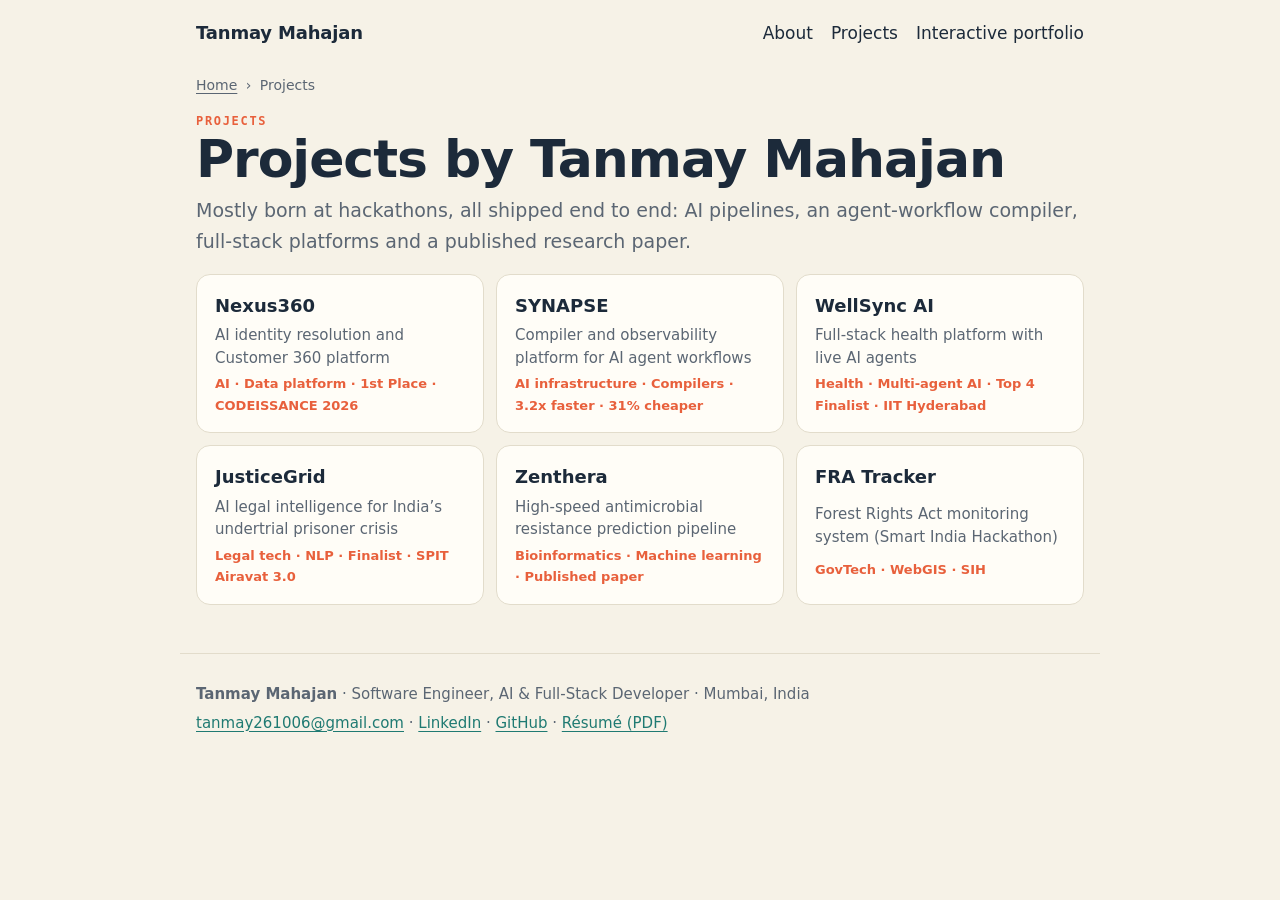
<file: projects/index.html>
<!doctype html>
<html lang="en">
<head>
  <meta charset="utf-8" />
  <meta name="viewport" content="width=device-width, initial-scale=1" />
  <title>Projects by Tanmay Mahajan — AI &amp; full-stack work</title>
  <meta name="description" content="Projects by Tanmay Mahajan: Nexus360, SYNAPSE, WellSync AI, JusticeGrid, Zenthera, FRA Tracker. AI pipelines, full-stack platforms and hackathon wins." />
  <meta name="author" content="Tanmay Mahajan" />
  <meta name="robots" content="index, follow, max-image-preview:large" />
  <link rel="canonical" href="https://tanmay.devs.surf/projects/" />
  <meta property="og:type" content="website" />
  <meta property="og:site_name" content="Tanmay Mahajan" />
  <meta property="og:title" content="Projects by Tanmay Mahajan — AI &amp; full-stack work" />
  <meta property="og:description" content="Projects by Tanmay Mahajan: Nexus360, SYNAPSE, WellSync AI, JusticeGrid, Zenthera, FRA Tracker. AI pipelines, full-stack platforms and hackathon wins." />
  <meta property="og:url" content="https://tanmay.devs.surf/projects/" />
  <meta property="og:image" content="https://tanmay.devs.surf/assets/og.jpg" />
  <meta name="twitter:card" content="summary_large_image" />
  <link rel="icon" href="data:image/svg+xml,%3Csvg xmlns='http://www.w3.org/2000/svg' viewBox='0 0 32 32'%3E%3Crect width='32' height='32' rx='7' fill='%231c2a3a'/%3E%3Ctext x='16' y='22' font-family='Arial' font-weight='700' font-size='15' fill='%23f2b632' text-anchor='middle'%3ETM%3C/text%3E%3C/svg%3E" />
  <link rel="stylesheet" href="../pages.css" />
  <script type="application/ld+json">
{
  "@context": "https://schema.org",
  "@graph": [
    {
      "@type": "WebSite",
      "@id": "https://tanmay.devs.surf/#website",
      "url": "https://tanmay.devs.surf/",
      "name": "Tanmay Mahajan",
      "alternateName": "Tanmay Mahajan Portfolio",
      "inLanguage": "en",
      "publisher": {
        "@id": "https://tanmay.devs.surf/#person"
      }
    },
    {
      "@type": "Person",
      "@id": "https://tanmay.devs.surf/#person",
      "name": "Tanmay Mahajan",
      "url": "https://tanmay.devs.surf/"
    },
    {
      "@type": "CollectionPage",
      "@id": "https://tanmay.devs.surf/projects/#page",
      "url": "https://tanmay.devs.surf/projects/",
      "name": "Projects by Tanmay Mahajan",
      "isPartOf": {
        "@id": "https://tanmay.devs.surf/#website"
      },
      "about": {
        "@id": "https://tanmay.devs.surf/#person"
      }
    },
    {
      "@type": "ItemList",
      "itemListElement": [
        {
          "@type": "ListItem",
          "position": 1,
          "url": "https://tanmay.devs.surf/projects/nexus360/",
          "name": "Nexus360"
        },
        {
          "@type": "ListItem",
          "position": 2,
          "url": "https://tanmay.devs.surf/projects/synapse/",
          "name": "SYNAPSE"
        },
        {
          "@type": "ListItem",
          "position": 3,
          "url": "https://tanmay.devs.surf/projects/wellsync/",
          "name": "WellSync AI"
        },
        {
          "@type": "ListItem",
          "position": 4,
          "url": "https://tanmay.devs.surf/projects/justicegrid/",
          "name": "JusticeGrid"
        },
        {
          "@type": "ListItem",
          "position": 5,
          "url": "https://tanmay.devs.surf/projects/zenthera/",
          "name": "Zenthera"
        },
        {
          "@type": "ListItem",
          "position": 6,
          "url": "https://tanmay.devs.surf/projects/fra-tracker/",
          "name": "FRA Tracker"
        }
      ]
    },
    {
      "@type": "BreadcrumbList",
      "itemListElement": [
        {
          "@type": "ListItem",
          "position": 1,
          "name": "Home",
          "item": "https://tanmay.devs.surf/"
        },
        {
          "@type": "ListItem",
          "position": 2,
          "name": "Projects",
          "item": "https://tanmay.devs.surf/projects/"
        }
      ]
    }
  ]
}
  </script>
</head>
<body>
  <header class="top">
    <a class="brand" href="../">Tanmay Mahajan</a>
    <nav aria-label="Main">
      <a href="../about/">About</a>
      <a href="../projects/">Projects</a>
      <a href="../">Interactive portfolio</a>
    </nav>
  </header>
  <main>
    <nav class="crumbs" aria-label="Breadcrumb"><a href="../">Home</a> <i>›</i> <span aria-current="page">Projects</span></nav>
    <p class="eyebrow">Projects</p>
    <h1>Projects by Tanmay Mahajan</h1>
    <p class="lead">Mostly born at hackathons, all shipped end to end: AI pipelines, an agent-workflow compiler, full-stack platforms and a published research paper.</p>
    <ul class="cards"><li><a href="nexus360/"><b>Nexus360</b><span>AI identity resolution and Customer 360 platform</span><small>AI · Data platform · 1st Place · CODEISSANCE 2026</small></a></li><li><a href="synapse/"><b>SYNAPSE</b><span>Compiler and observability platform for AI agent workflows</span><small>AI infrastructure · Compilers · 3.2x faster · 31% cheaper</small></a></li><li><a href="wellsync/"><b>WellSync AI</b><span>Full-stack health platform with live AI agents</span><small>Health · Multi-agent AI · Top 4 Finalist · IIT Hyderabad</small></a></li><li><a href="justicegrid/"><b>JusticeGrid</b><span>AI legal intelligence for India’s undertrial prisoner crisis</span><small>Legal tech · NLP · Finalist · SPIT Airavat 3.0</small></a></li><li><a href="zenthera/"><b>Zenthera</b><span>High-speed antimicrobial resistance prediction pipeline</span><small>Bioinformatics · Machine learning · Published paper</small></a></li><li><a href="fra-tracker/"><b>FRA Tracker</b><span>Forest Rights Act monitoring system (Smart India Hackathon)</span><small>GovTech · WebGIS · SIH</small></a></li></ul>
  </main>
  <footer class="foot">
    <p><b>Tanmay Mahajan</b> · Software Engineer, AI &amp; Full-Stack Developer · Mumbai, India</p>
    <p><a href="mailto:tanmay261006@gmail.com">tanmay261006@gmail.com</a> · <a href="https://www.linkedin.com/in/tanmay-mahajan-220ab826b/" rel="me">LinkedIn</a> · <a href="https://github.com/TanmayMahajan26" rel="me">GitHub</a> · <a href="../assets/Tanmay_Mahajan_Resume_MS.pdf">Résumé (PDF)</a></p>
  </footer>
</body>
</html>
</file>
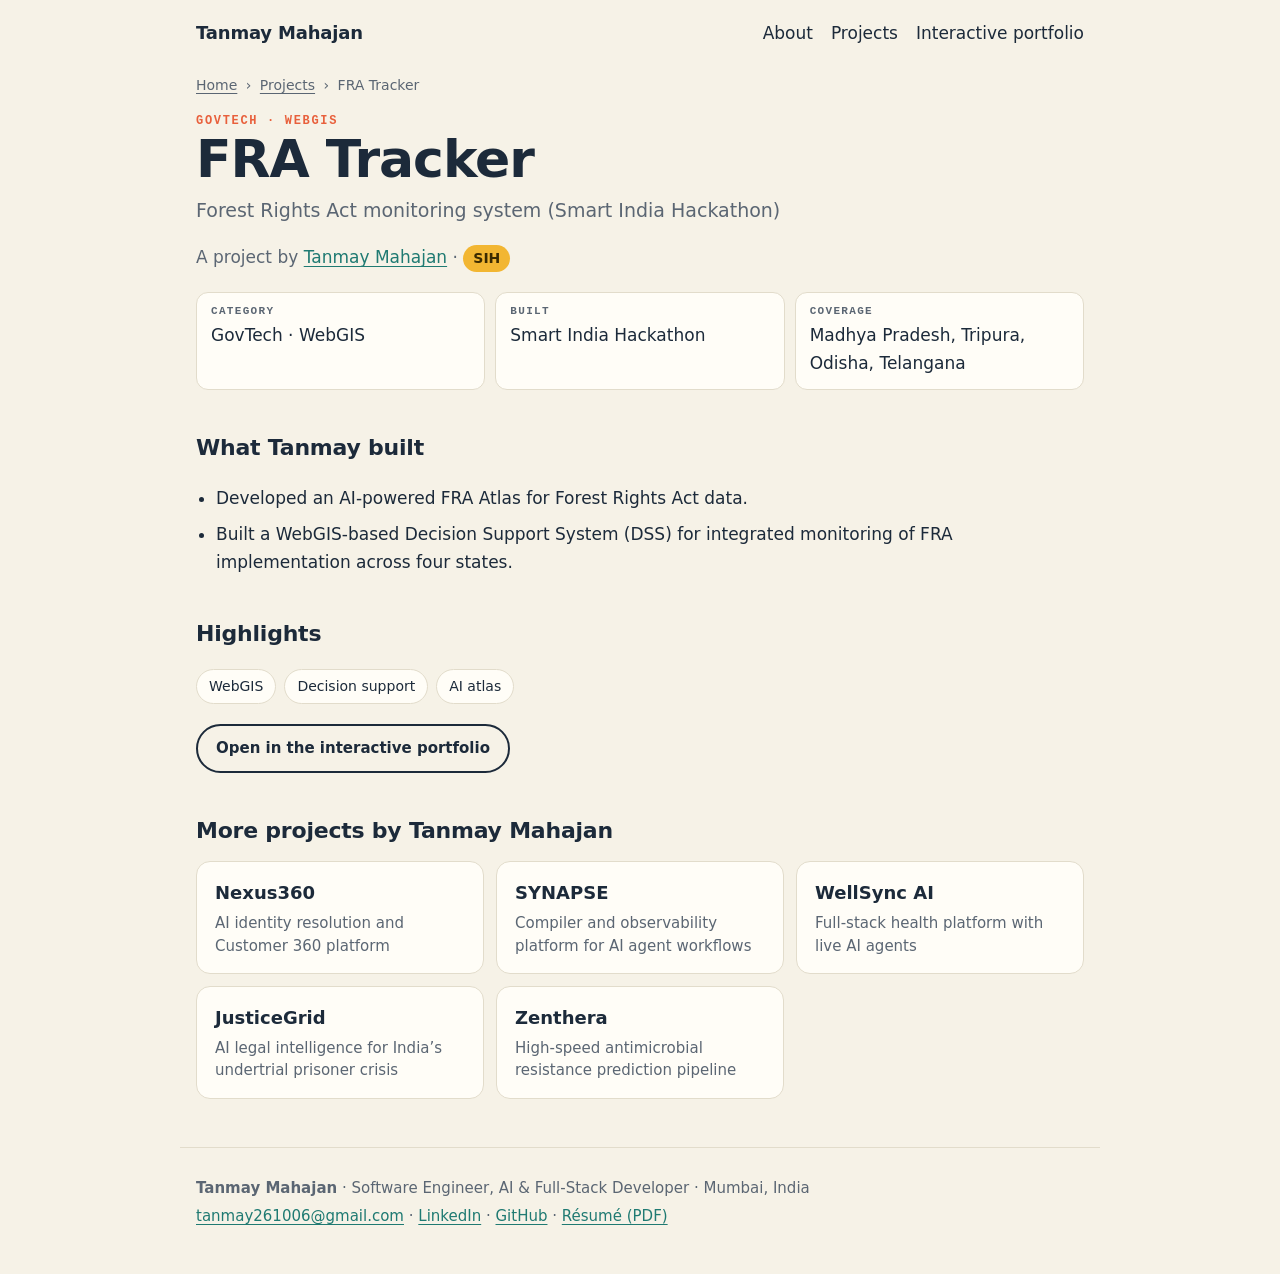
<file: projects/fra-tracker/index.html>
<!doctype html>
<html lang="en">
<head>
  <meta charset="utf-8" />
  <meta name="viewport" content="width=device-width, initial-scale=1" />
  <title>FRA Tracker by Tanmay Mahajan — Forest Rights Act monitoring system</title>
  <meta name="description" content="FRA Tracker, built by Tanmay Mahajan: Forest Rights Act monitoring system (Smart India Hackathon). SIH." />
  <meta name="author" content="Tanmay Mahajan" />
  <meta name="robots" content="index, follow, max-image-preview:large" />
  <link rel="canonical" href="https://tanmay.devs.surf/projects/fra-tracker/" />
  <meta property="og:type" content="website" />
  <meta property="og:site_name" content="Tanmay Mahajan" />
  <meta property="og:title" content="FRA Tracker by Tanmay Mahajan — Forest Rights Act monitoring system" />
  <meta property="og:description" content="FRA Tracker, built by Tanmay Mahajan: Forest Rights Act monitoring system (Smart India Hackathon). SIH." />
  <meta property="og:url" content="https://tanmay.devs.surf/projects/fra-tracker/" />
  <meta property="og:image" content="https://tanmay.devs.surf/assets/og.jpg" />
  <meta name="twitter:card" content="summary_large_image" />
  <link rel="icon" href="data:image/svg+xml,%3Csvg xmlns='http://www.w3.org/2000/svg' viewBox='0 0 32 32'%3E%3Crect width='32' height='32' rx='7' fill='%231c2a3a'/%3E%3Ctext x='16' y='22' font-family='Arial' font-weight='700' font-size='15' fill='%23f2b632' text-anchor='middle'%3ETM%3C/text%3E%3C/svg%3E" />
  <link rel="stylesheet" href="../../pages.css" />
  <script type="application/ld+json">
{
  "@context": "https://schema.org",
  "@graph": [
    {
      "@type": "WebSite",
      "@id": "https://tanmay.devs.surf/#website",
      "url": "https://tanmay.devs.surf/",
      "name": "Tanmay Mahajan",
      "alternateName": "Tanmay Mahajan Portfolio",
      "inLanguage": "en",
      "publisher": {
        "@id": "https://tanmay.devs.surf/#person"
      }
    },
    {
      "@type": "Person",
      "@id": "https://tanmay.devs.surf/#person",
      "name": "Tanmay Mahajan",
      "url": "https://tanmay.devs.surf/"
    },
    {
      "@type": "WebPage",
      "@id": "https://tanmay.devs.surf/projects/fra-tracker/#page",
      "url": "https://tanmay.devs.surf/projects/fra-tracker/",
      "name": "FRA Tracker by Tanmay Mahajan",
      "isPartOf": {
        "@id": "https://tanmay.devs.surf/#website"
      },
      "mainEntity": {
        "@id": "https://tanmay.devs.surf/projects/fra-tracker/#work"
      },
      "dateModified": "2026-11-21"
    },
    {
      "@type": "CreativeWork",
      "@id": "https://tanmay.devs.surf/projects/fra-tracker/#work",
      "name": "FRA Tracker",
      "headline": "FRA Tracker — Forest Rights Act monitoring system (Smart India Hackathon)",
      "description": "Forest Rights Act monitoring system (Smart India Hackathon). Developed an AI-powered FRA Atlas for Forest Rights Act data. Built a WebGIS-based Decision Support System (DSS) for integrated monitoring of FRA implementation across four states.",
      "url": "https://tanmay.devs.surf/projects/fra-tracker/",
      "genre": "GovTech · WebGIS",
      "keywords": "WebGIS, Decision support, AI atlas",
      "creator": {
        "@type": "Person",
        "@id": "https://tanmay.devs.surf/#person",
        "name": "Tanmay Mahajan",
        "url": "https://tanmay.devs.surf/"
      },
      "author": {
        "@type": "Person",
        "@id": "https://tanmay.devs.surf/#person",
        "name": "Tanmay Mahajan",
        "url": "https://tanmay.devs.surf/"
      }
    },
    {
      "@type": "BreadcrumbList",
      "itemListElement": [
        {
          "@type": "ListItem",
          "position": 1,
          "name": "Home",
          "item": "https://tanmay.devs.surf/"
        },
        {
          "@type": "ListItem",
          "position": 2,
          "name": "Projects",
          "item": "https://tanmay.devs.surf/projects/"
        },
        {
          "@type": "ListItem",
          "position": 3,
          "name": "FRA Tracker",
          "item": "https://tanmay.devs.surf/projects/fra-tracker/"
        }
      ]
    }
  ]
}
  </script>
</head>
<body>
  <header class="top">
    <a class="brand" href="../../">Tanmay Mahajan</a>
    <nav aria-label="Main">
      <a href="../../about/">About</a>
      <a href="../../projects/">Projects</a>
      <a href="../../">Interactive portfolio</a>
    </nav>
  </header>
  <main>
    <nav class="crumbs" aria-label="Breadcrumb"><a href="../../">Home</a> <i>›</i> <a href="../">Projects</a> <i>›</i> <span aria-current="page">FRA Tracker</span></nav>
    <p class="eyebrow">GovTech · WebGIS</p>
    <h1>FRA Tracker</h1>
    <p class="lead">Forest Rights Act monitoring system (Smart India Hackathon)</p>
    <p class="by">A project by <a href="../../about/">Tanmay Mahajan</a> · <span class="ribbon">SIH</span></p>
    
    <dl class="meta"><div><dt>Category</dt><dd>GovTech · WebGIS</dd></div><div><dt>Built</dt><dd>Smart India Hackathon</dd></div><div><dt>Coverage</dt><dd>Madhya Pradesh, Tripura, Odisha, Telangana</dd></div></dl>
    
    
    <h2>What Tanmay built</h2>
    <ul class="plain"><li>Developed an AI-powered FRA Atlas for Forest Rights Act data.</li><li>Built a WebGIS-based Decision Support System (DSS) for integrated monitoring of FRA implementation across four states.</li></ul>
    <h2>Highlights</h2>
    <ul class="chips"><li>WebGIS</li><li>Decision support</li><li>AI atlas</li></ul>
    <p class="btns"><a class="btn btn--ghost" href="../../#projects/fra-tracker">Open in the interactive portfolio</a></p>
    <h2>More projects by Tanmay Mahajan</h2>
    <ul class="cards"><li><a href="../nexus360/"><b>Nexus360</b><span>AI identity resolution and Customer 360 platform</span></a></li><li><a href="../synapse/"><b>SYNAPSE</b><span>Compiler and observability platform for AI agent workflows</span></a></li><li><a href="../wellsync/"><b>WellSync AI</b><span>Full-stack health platform with live AI agents</span></a></li><li><a href="../justicegrid/"><b>JusticeGrid</b><span>AI legal intelligence for India’s undertrial prisoner crisis</span></a></li><li><a href="../zenthera/"><b>Zenthera</b><span>High-speed antimicrobial resistance prediction pipeline</span></a></li></ul>
  </main>
  <footer class="foot">
    <p><b>Tanmay Mahajan</b> · Software Engineer, AI &amp; Full-Stack Developer · Mumbai, India</p>
    <p><a href="mailto:tanmay261006@gmail.com">tanmay261006@gmail.com</a> · <a href="https://www.linkedin.com/in/tanmay-mahajan-220ab826b/" rel="me">LinkedIn</a> · <a href="https://github.com/TanmayMahajan26" rel="me">GitHub</a> · <a href="../../assets/Tanmay_Mahajan_Resume_MS.pdf">Résumé (PDF)</a></p>
  </footer>
</body>
</html>
</file>
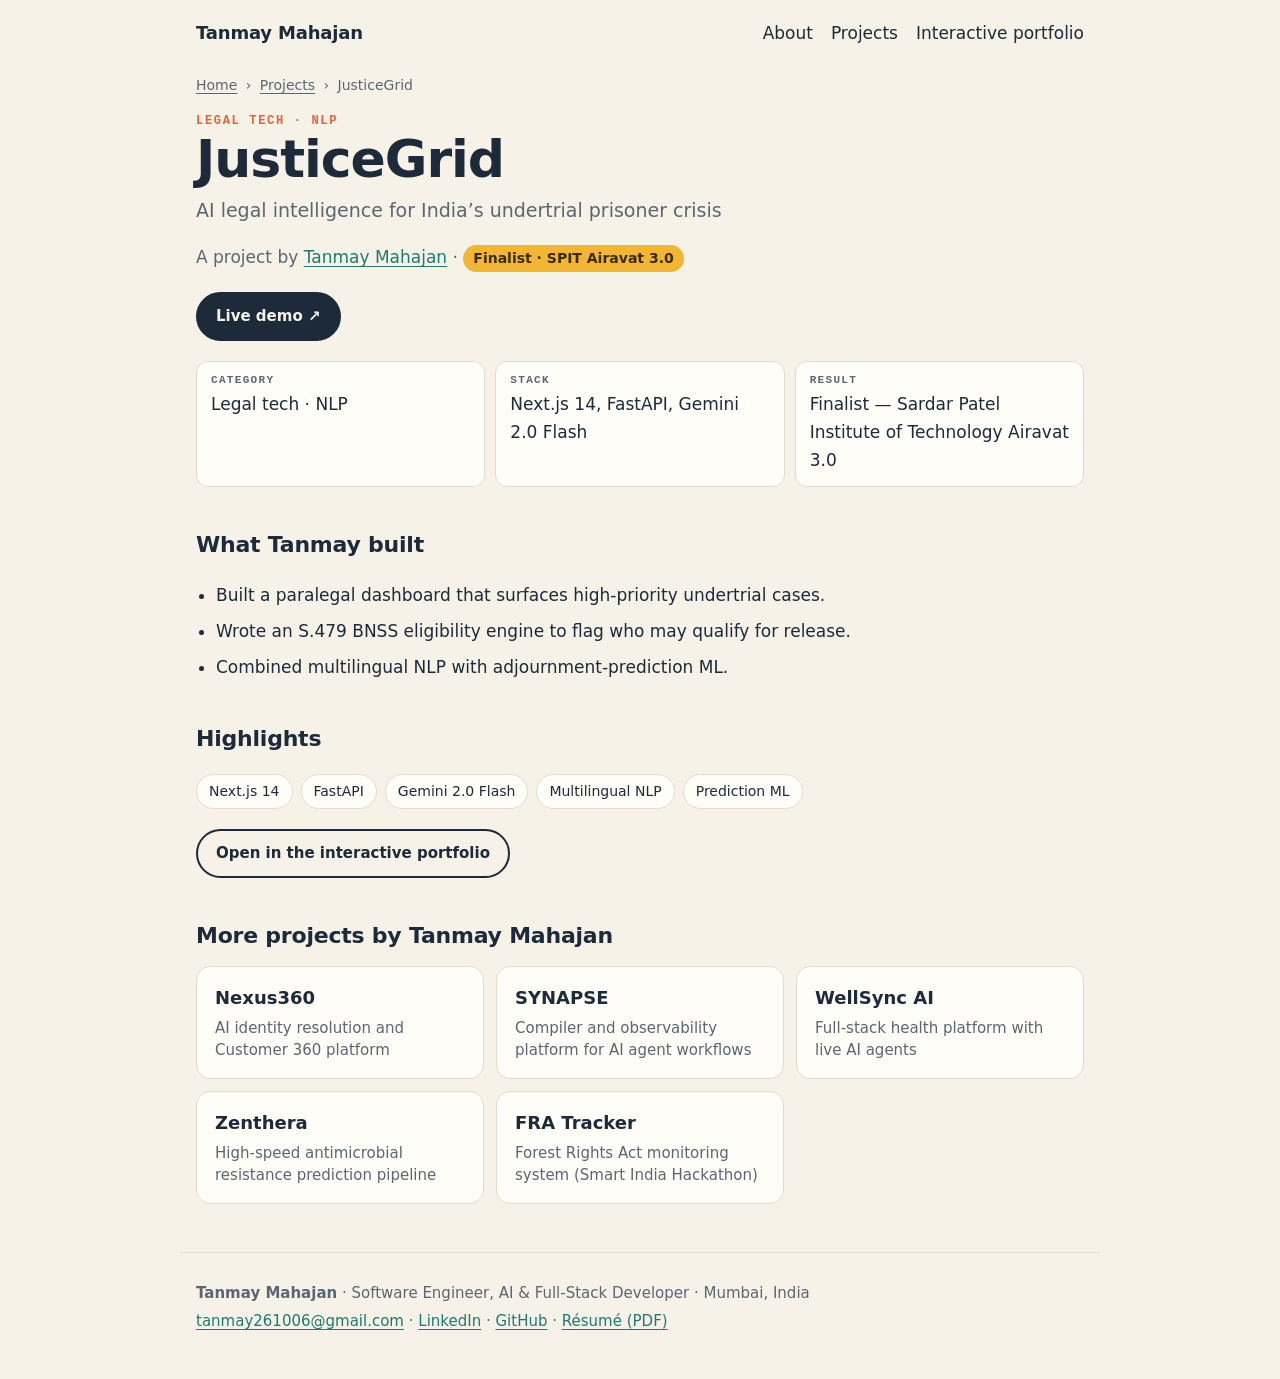
<file: projects/justicegrid/index.html>
<!doctype html>
<html lang="en">
<head>
  <meta charset="utf-8" />
  <meta name="viewport" content="width=device-width, initial-scale=1" />
  <title>JusticeGrid by Tanmay Mahajan — AI legal intelligence for India’s undertrial prisoner crisis</title>
  <meta name="description" content="JusticeGrid, built by Tanmay Mahajan: AI legal intelligence for India’s undertrial prisoner crisis. Finalist · SPIT Airavat 3.0." />
  <meta name="author" content="Tanmay Mahajan" />
  <meta name="robots" content="index, follow, max-image-preview:large" />
  <link rel="canonical" href="https://tanmay.devs.surf/projects/justicegrid/" />
  <meta property="og:type" content="website" />
  <meta property="og:site_name" content="Tanmay Mahajan" />
  <meta property="og:title" content="JusticeGrid by Tanmay Mahajan — AI legal intelligence for India’s undertrial prisoner crisis" />
  <meta property="og:description" content="JusticeGrid, built by Tanmay Mahajan: AI legal intelligence for India’s undertrial prisoner crisis. Finalist · SPIT Airavat 3.0." />
  <meta property="og:url" content="https://tanmay.devs.surf/projects/justicegrid/" />
  <meta property="og:image" content="https://tanmay.devs.surf/assets/og.jpg" />
  <meta name="twitter:card" content="summary_large_image" />
  <link rel="icon" href="data:image/svg+xml,%3Csvg xmlns='http://www.w3.org/2000/svg' viewBox='0 0 32 32'%3E%3Crect width='32' height='32' rx='7' fill='%231c2a3a'/%3E%3Ctext x='16' y='22' font-family='Arial' font-weight='700' font-size='15' fill='%23f2b632' text-anchor='middle'%3ETM%3C/text%3E%3C/svg%3E" />
  <link rel="stylesheet" href="../../pages.css" />
  <script type="application/ld+json">
{
  "@context": "https://schema.org",
  "@graph": [
    {
      "@type": "WebSite",
      "@id": "https://tanmay.devs.surf/#website",
      "url": "https://tanmay.devs.surf/",
      "name": "Tanmay Mahajan",
      "alternateName": "Tanmay Mahajan Portfolio",
      "inLanguage": "en",
      "publisher": {
        "@id": "https://tanmay.devs.surf/#person"
      }
    },
    {
      "@type": "Person",
      "@id": "https://tanmay.devs.surf/#person",
      "name": "Tanmay Mahajan",
      "url": "https://tanmay.devs.surf/"
    },
    {
      "@type": "WebPage",
      "@id": "https://tanmay.devs.surf/projects/justicegrid/#page",
      "url": "https://tanmay.devs.surf/projects/justicegrid/",
      "name": "JusticeGrid by Tanmay Mahajan",
      "isPartOf": {
        "@id": "https://tanmay.devs.surf/#website"
      },
      "mainEntity": {
        "@id": "https://tanmay.devs.surf/projects/justicegrid/#work"
      },
      "dateModified": "2026-11-21"
    },
    {
      "@type": "CreativeWork",
      "@id": "https://tanmay.devs.surf/projects/justicegrid/#work",
      "name": "JusticeGrid",
      "headline": "JusticeGrid — AI legal intelligence for India’s undertrial prisoner crisis",
      "description": "AI legal intelligence for India’s undertrial prisoner crisis. Built a paralegal dashboard that surfaces high-priority undertrial cases. Wrote an S.479 BNSS eligibility engine to flag who may qualify for release. Combined multilingual NLP with adjournment-prediction ML.",
      "url": "https://tanmay.devs.surf/projects/justicegrid/",
      "genre": "Legal tech · NLP",
      "keywords": "Next.js 14, FastAPI, Gemini 2.0 Flash, Multilingual NLP, Prediction ML",
      "creator": {
        "@type": "Person",
        "@id": "https://tanmay.devs.surf/#person",
        "name": "Tanmay Mahajan",
        "url": "https://tanmay.devs.surf/"
      },
      "author": {
        "@type": "Person",
        "@id": "https://tanmay.devs.surf/#person",
        "name": "Tanmay Mahajan",
        "url": "https://tanmay.devs.surf/"
      },
      "sameAs": [
        "https://skill-issue-airavat-3-0.vercel.app/"
      ],
      "award": "Finalist — Sardar Patel Institute of Technology Airavat 3.0"
    },
    {
      "@type": "BreadcrumbList",
      "itemListElement": [
        {
          "@type": "ListItem",
          "position": 1,
          "name": "Home",
          "item": "https://tanmay.devs.surf/"
        },
        {
          "@type": "ListItem",
          "position": 2,
          "name": "Projects",
          "item": "https://tanmay.devs.surf/projects/"
        },
        {
          "@type": "ListItem",
          "position": 3,
          "name": "JusticeGrid",
          "item": "https://tanmay.devs.surf/projects/justicegrid/"
        }
      ]
    }
  ]
}
  </script>
</head>
<body>
  <header class="top">
    <a class="brand" href="../../">Tanmay Mahajan</a>
    <nav aria-label="Main">
      <a href="../../about/">About</a>
      <a href="../../projects/">Projects</a>
      <a href="../../">Interactive portfolio</a>
    </nav>
  </header>
  <main>
    <nav class="crumbs" aria-label="Breadcrumb"><a href="../../">Home</a> <i>›</i> <a href="../">Projects</a> <i>›</i> <span aria-current="page">JusticeGrid</span></nav>
    <p class="eyebrow">Legal tech · NLP</p>
    <h1>JusticeGrid</h1>
    <p class="lead">AI legal intelligence for India’s undertrial prisoner crisis</p>
    <p class="by">A project by <a href="../../about/">Tanmay Mahajan</a> · <span class="ribbon">Finalist · SPIT Airavat 3.0</span></p>
    <p class="btns"><a class="btn " href="https://skill-issue-airavat-3-0.vercel.app/" rel="noopener">Live demo ↗</a></p>
    <dl class="meta"><div><dt>Category</dt><dd>Legal tech · NLP</dd></div><div><dt>Stack</dt><dd>Next.js 14, FastAPI, Gemini 2.0 Flash</dd></div><div><dt>Result</dt><dd>Finalist — Sardar Patel Institute of Technology Airavat 3.0</dd></div></dl>
    
    
    <h2>What Tanmay built</h2>
    <ul class="plain"><li>Built a paralegal dashboard that surfaces high-priority undertrial cases.</li><li>Wrote an S.479 BNSS eligibility engine to flag who may qualify for release.</li><li>Combined multilingual NLP with adjournment-prediction ML.</li></ul>
    <h2>Highlights</h2>
    <ul class="chips"><li>Next.js 14</li><li>FastAPI</li><li>Gemini 2.0 Flash</li><li>Multilingual NLP</li><li>Prediction ML</li></ul>
    <p class="btns"><a class="btn btn--ghost" href="../../#projects/justicegrid">Open in the interactive portfolio</a></p>
    <h2>More projects by Tanmay Mahajan</h2>
    <ul class="cards"><li><a href="../nexus360/"><b>Nexus360</b><span>AI identity resolution and Customer 360 platform</span></a></li><li><a href="../synapse/"><b>SYNAPSE</b><span>Compiler and observability platform for AI agent workflows</span></a></li><li><a href="../wellsync/"><b>WellSync AI</b><span>Full-stack health platform with live AI agents</span></a></li><li><a href="../zenthera/"><b>Zenthera</b><span>High-speed antimicrobial resistance prediction pipeline</span></a></li><li><a href="../fra-tracker/"><b>FRA Tracker</b><span>Forest Rights Act monitoring system (Smart India Hackathon)</span></a></li></ul>
  </main>
  <footer class="foot">
    <p><b>Tanmay Mahajan</b> · Software Engineer, AI &amp; Full-Stack Developer · Mumbai, India</p>
    <p><a href="mailto:tanmay261006@gmail.com">tanmay261006@gmail.com</a> · <a href="https://www.linkedin.com/in/tanmay-mahajan-220ab826b/" rel="me">LinkedIn</a> · <a href="https://github.com/TanmayMahajan26" rel="me">GitHub</a> · <a href="../../assets/Tanmay_Mahajan_Resume_MS.pdf">Résumé (PDF)</a></p>
  </footer>
</body>
</html>
</file>
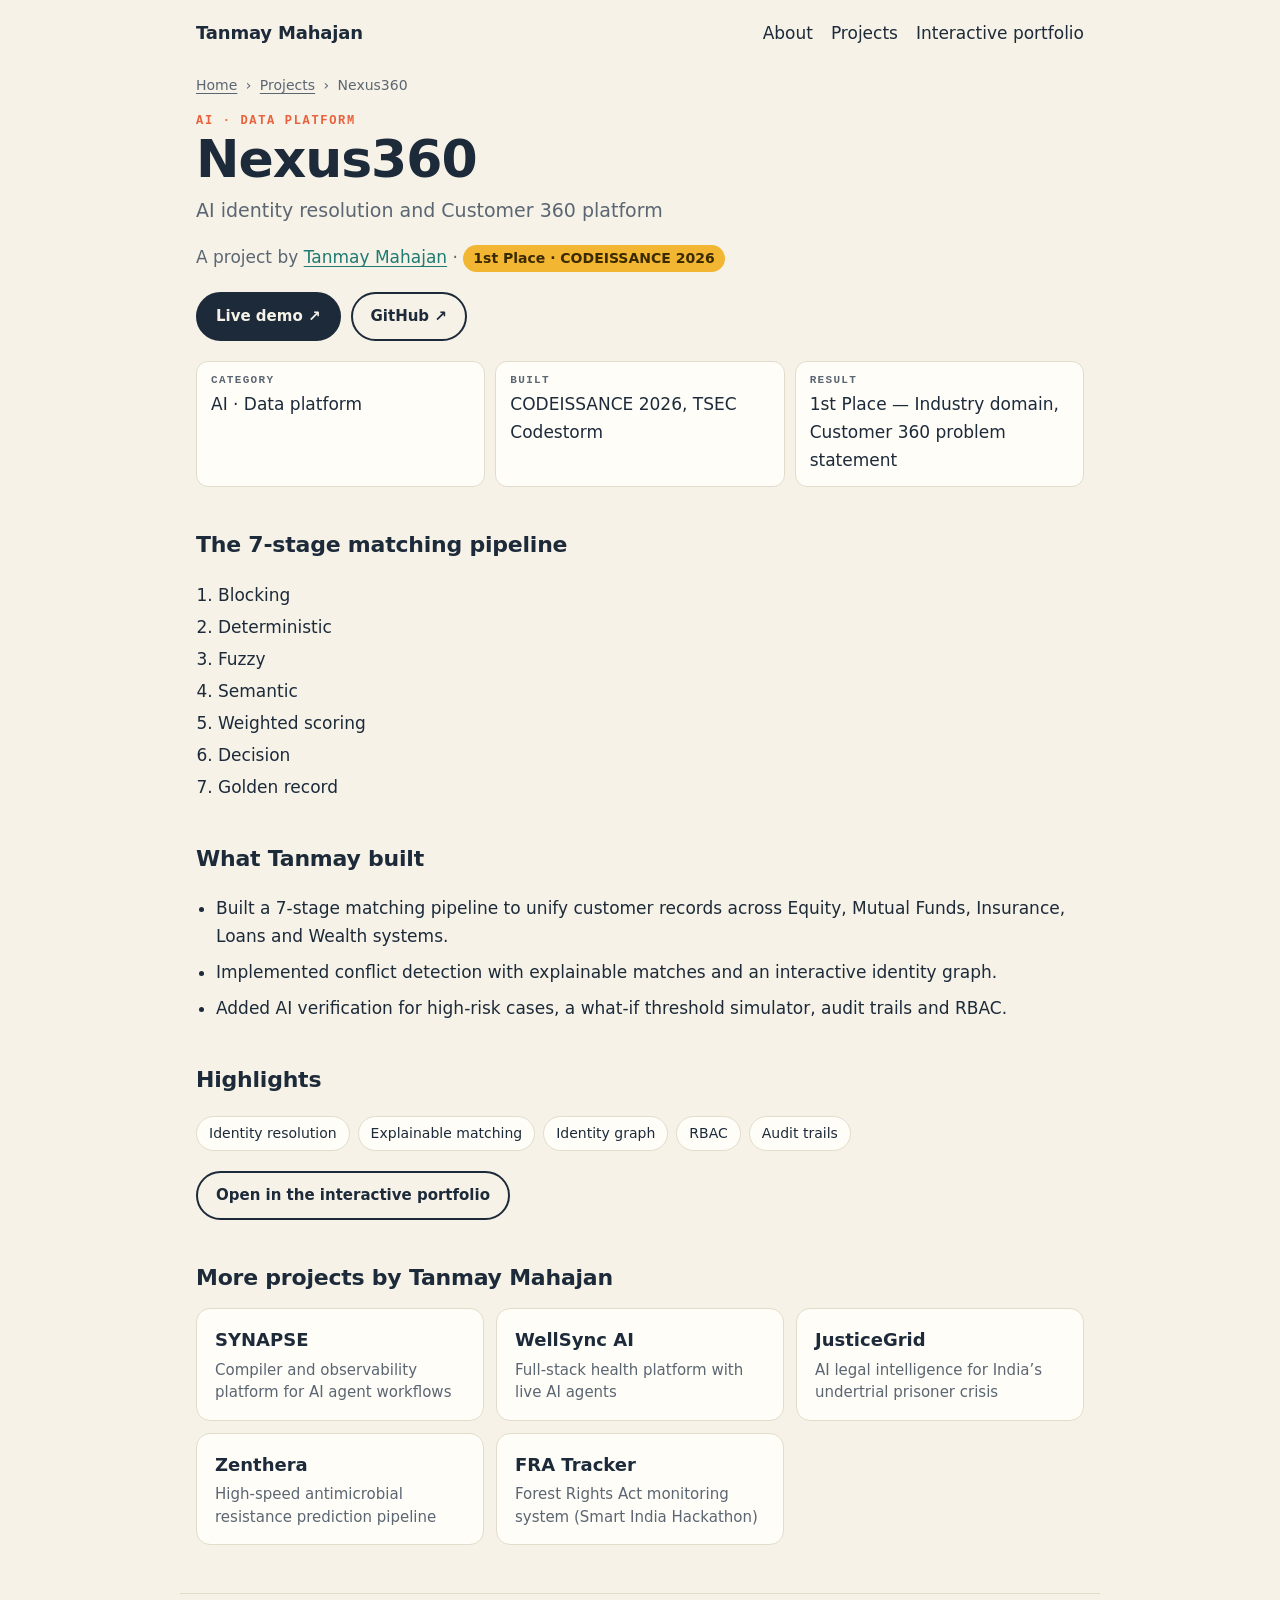
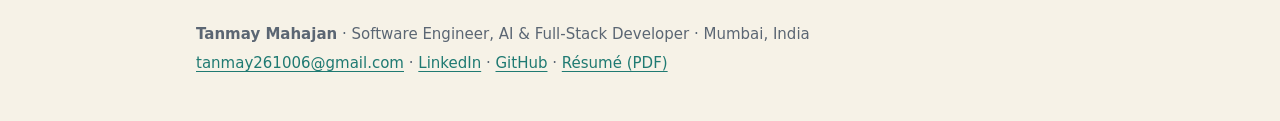
<file: projects/nexus360/index.html>
<!doctype html>
<html lang="en">
<head>
  <meta charset="utf-8" />
  <meta name="viewport" content="width=device-width, initial-scale=1" />
  <title>Nexus360 by Tanmay Mahajan — AI identity resolution and Customer 360 platform</title>
  <meta name="description" content="Nexus360, built by Tanmay Mahajan: AI identity resolution and Customer 360 platform. 1st Place · CODEISSANCE 2026." />
  <meta name="author" content="Tanmay Mahajan" />
  <meta name="robots" content="index, follow, max-image-preview:large" />
  <link rel="canonical" href="https://tanmay.devs.surf/projects/nexus360/" />
  <meta property="og:type" content="website" />
  <meta property="og:site_name" content="Tanmay Mahajan" />
  <meta property="og:title" content="Nexus360 by Tanmay Mahajan — AI identity resolution and Customer 360 platform" />
  <meta property="og:description" content="Nexus360, built by Tanmay Mahajan: AI identity resolution and Customer 360 platform. 1st Place · CODEISSANCE 2026." />
  <meta property="og:url" content="https://tanmay.devs.surf/projects/nexus360/" />
  <meta property="og:image" content="https://tanmay.devs.surf/assets/og.jpg" />
  <meta name="twitter:card" content="summary_large_image" />
  <link rel="icon" href="data:image/svg+xml,%3Csvg xmlns='http://www.w3.org/2000/svg' viewBox='0 0 32 32'%3E%3Crect width='32' height='32' rx='7' fill='%231c2a3a'/%3E%3Ctext x='16' y='22' font-family='Arial' font-weight='700' font-size='15' fill='%23f2b632' text-anchor='middle'%3ETM%3C/text%3E%3C/svg%3E" />
  <link rel="stylesheet" href="../../pages.css" />
  <script type="application/ld+json">
{
  "@context": "https://schema.org",
  "@graph": [
    {
      "@type": "WebSite",
      "@id": "https://tanmay.devs.surf/#website",
      "url": "https://tanmay.devs.surf/",
      "name": "Tanmay Mahajan",
      "alternateName": "Tanmay Mahajan Portfolio",
      "inLanguage": "en",
      "publisher": {
        "@id": "https://tanmay.devs.surf/#person"
      }
    },
    {
      "@type": "Person",
      "@id": "https://tanmay.devs.surf/#person",
      "name": "Tanmay Mahajan",
      "url": "https://tanmay.devs.surf/"
    },
    {
      "@type": "WebPage",
      "@id": "https://tanmay.devs.surf/projects/nexus360/#page",
      "url": "https://tanmay.devs.surf/projects/nexus360/",
      "name": "Nexus360 by Tanmay Mahajan",
      "isPartOf": {
        "@id": "https://tanmay.devs.surf/#website"
      },
      "mainEntity": {
        "@id": "https://tanmay.devs.surf/projects/nexus360/#work"
      },
      "dateModified": "2026-11-21"
    },
    {
      "@type": "CreativeWork",
      "@id": "https://tanmay.devs.surf/projects/nexus360/#work",
      "name": "Nexus360",
      "headline": "Nexus360 — AI identity resolution and Customer 360 platform",
      "description": "AI identity resolution and Customer 360 platform. Built a 7-stage matching pipeline to unify customer records across Equity, Mutual Funds, Insurance, Loans and Wealth systems. Implemented conflict detection with explainable matches and an interactive identity graph. Added AI verification for high-risk cases, a what-if threshold simulator, audit trails and RBAC.",
      "url": "https://tanmay.devs.surf/projects/nexus360/",
      "genre": "AI · Data platform",
      "keywords": "Identity resolution, Explainable matching, Identity graph, RBAC, Audit trails",
      "creator": {
        "@type": "Person",
        "@id": "https://tanmay.devs.surf/#person",
        "name": "Tanmay Mahajan",
        "url": "https://tanmay.devs.surf/"
      },
      "author": {
        "@type": "Person",
        "@id": "https://tanmay.devs.surf/#person",
        "name": "Tanmay Mahajan",
        "url": "https://tanmay.devs.surf/"
      },
      "sameAs": [
        "https://codeissance-26-skill-issue.vercel.app/",
        "https://github.com/TanmayMahajan26/CODEISSANCE_26_Skill-Issue"
      ],
      "award": "1st Place — Industry domain, Customer 360 problem statement"
    },
    {
      "@type": "BreadcrumbList",
      "itemListElement": [
        {
          "@type": "ListItem",
          "position": 1,
          "name": "Home",
          "item": "https://tanmay.devs.surf/"
        },
        {
          "@type": "ListItem",
          "position": 2,
          "name": "Projects",
          "item": "https://tanmay.devs.surf/projects/"
        },
        {
          "@type": "ListItem",
          "position": 3,
          "name": "Nexus360",
          "item": "https://tanmay.devs.surf/projects/nexus360/"
        }
      ]
    }
  ]
}
  </script>
</head>
<body>
  <header class="top">
    <a class="brand" href="../../">Tanmay Mahajan</a>
    <nav aria-label="Main">
      <a href="../../about/">About</a>
      <a href="../../projects/">Projects</a>
      <a href="../../">Interactive portfolio</a>
    </nav>
  </header>
  <main>
    <nav class="crumbs" aria-label="Breadcrumb"><a href="../../">Home</a> <i>›</i> <a href="../">Projects</a> <i>›</i> <span aria-current="page">Nexus360</span></nav>
    <p class="eyebrow">AI · Data platform</p>
    <h1>Nexus360</h1>
    <p class="lead">AI identity resolution and Customer 360 platform</p>
    <p class="by">A project by <a href="../../about/">Tanmay Mahajan</a> · <span class="ribbon">1st Place · CODEISSANCE 2026</span></p>
    <p class="btns"><a class="btn " href="https://codeissance-26-skill-issue.vercel.app/" rel="noopener">Live demo ↗</a><a class="btn btn--ghost" href="https://github.com/TanmayMahajan26/CODEISSANCE_26_Skill-Issue" rel="noopener">GitHub ↗</a></p>
    <dl class="meta"><div><dt>Category</dt><dd>AI · Data platform</dd></div><div><dt>Built</dt><dd>CODEISSANCE 2026, TSEC Codestorm</dd></div><div><dt>Result</dt><dd>1st Place — Industry domain, Customer 360 problem statement</dd></div></dl>
    
    <h2>The 7-stage matching pipeline</h2><ol class="flow"><li>Blocking</li><li>Deterministic</li><li>Fuzzy</li><li>Semantic</li><li>Weighted scoring</li><li>Decision</li><li>Golden record</li></ol>
    <h2>What Tanmay built</h2>
    <ul class="plain"><li>Built a 7-stage matching pipeline to unify customer records across Equity, Mutual Funds, Insurance, Loans and Wealth systems.</li><li>Implemented conflict detection with explainable matches and an interactive identity graph.</li><li>Added AI verification for high-risk cases, a what-if threshold simulator, audit trails and RBAC.</li></ul>
    <h2>Highlights</h2>
    <ul class="chips"><li>Identity resolution</li><li>Explainable matching</li><li>Identity graph</li><li>RBAC</li><li>Audit trails</li></ul>
    <p class="btns"><a class="btn btn--ghost" href="../../#projects/nexus360">Open in the interactive portfolio</a></p>
    <h2>More projects by Tanmay Mahajan</h2>
    <ul class="cards"><li><a href="../synapse/"><b>SYNAPSE</b><span>Compiler and observability platform for AI agent workflows</span></a></li><li><a href="../wellsync/"><b>WellSync AI</b><span>Full-stack health platform with live AI agents</span></a></li><li><a href="../justicegrid/"><b>JusticeGrid</b><span>AI legal intelligence for India’s undertrial prisoner crisis</span></a></li><li><a href="../zenthera/"><b>Zenthera</b><span>High-speed antimicrobial resistance prediction pipeline</span></a></li><li><a href="../fra-tracker/"><b>FRA Tracker</b><span>Forest Rights Act monitoring system (Smart India Hackathon)</span></a></li></ul>
  </main>
  <footer class="foot">
    <p><b>Tanmay Mahajan</b> · Software Engineer, AI &amp; Full-Stack Developer · Mumbai, India</p>
    <p><a href="mailto:tanmay261006@gmail.com">tanmay261006@gmail.com</a> · <a href="https://www.linkedin.com/in/tanmay-mahajan-220ab826b/" rel="me">LinkedIn</a> · <a href="https://github.com/TanmayMahajan26" rel="me">GitHub</a> · <a href="../../assets/Tanmay_Mahajan_Resume_MS.pdf">Résumé (PDF)</a></p>
  </footer>
</body>
</html>
</file>
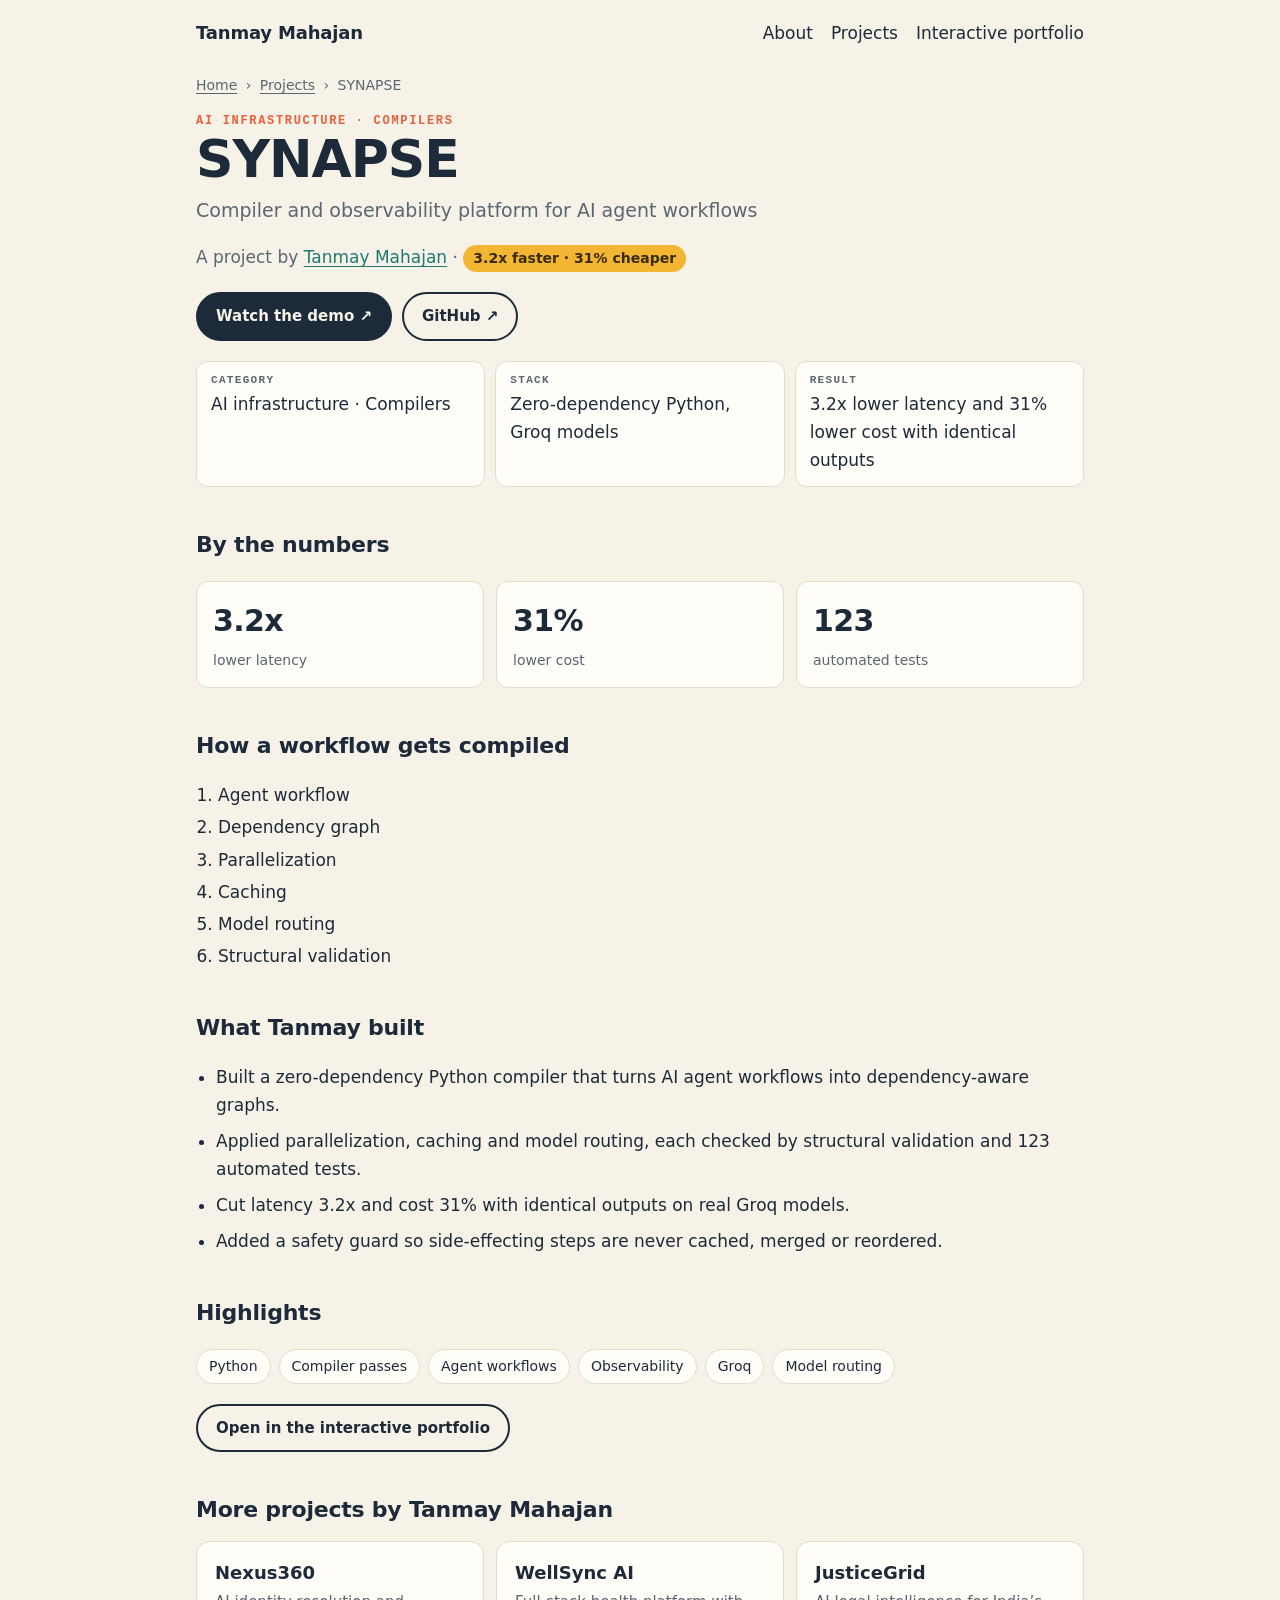
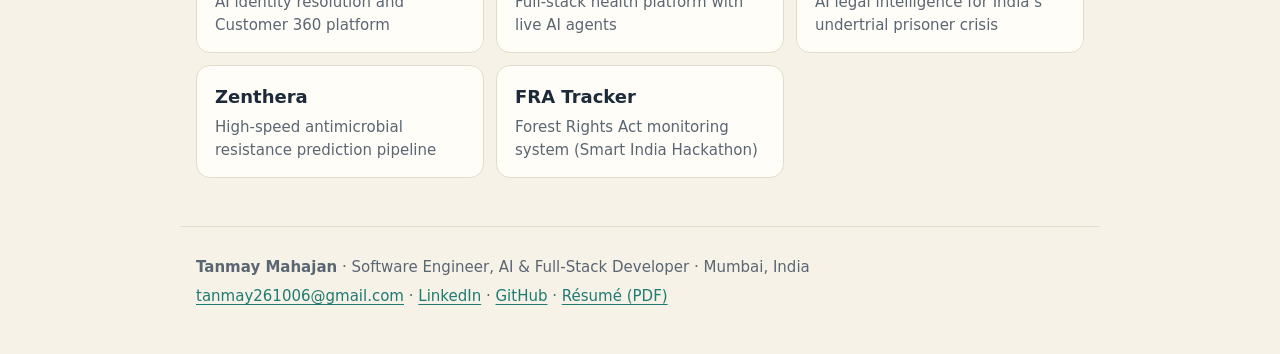
<file: projects/synapse/index.html>
<!doctype html>
<html lang="en">
<head>
  <meta charset="utf-8" />
  <meta name="viewport" content="width=device-width, initial-scale=1" />
  <title>SYNAPSE by Tanmay Mahajan — Compiler and observability platform for AI agent workflows</title>
  <meta name="description" content="SYNAPSE, built by Tanmay Mahajan: Compiler and observability platform for AI agent workflows. 3.2x faster · 31% cheaper." />
  <meta name="author" content="Tanmay Mahajan" />
  <meta name="robots" content="index, follow, max-image-preview:large" />
  <link rel="canonical" href="https://tanmay.devs.surf/projects/synapse/" />
  <meta property="og:type" content="website" />
  <meta property="og:site_name" content="Tanmay Mahajan" />
  <meta property="og:title" content="SYNAPSE by Tanmay Mahajan — Compiler and observability platform for AI agent workflows" />
  <meta property="og:description" content="SYNAPSE, built by Tanmay Mahajan: Compiler and observability platform for AI agent workflows. 3.2x faster · 31% cheaper." />
  <meta property="og:url" content="https://tanmay.devs.surf/projects/synapse/" />
  <meta property="og:image" content="https://tanmay.devs.surf/assets/og.jpg" />
  <meta name="twitter:card" content="summary_large_image" />
  <link rel="icon" href="data:image/svg+xml,%3Csvg xmlns='http://www.w3.org/2000/svg' viewBox='0 0 32 32'%3E%3Crect width='32' height='32' rx='7' fill='%231c2a3a'/%3E%3Ctext x='16' y='22' font-family='Arial' font-weight='700' font-size='15' fill='%23f2b632' text-anchor='middle'%3ETM%3C/text%3E%3C/svg%3E" />
  <link rel="stylesheet" href="../../pages.css" />
  <script type="application/ld+json">
{
  "@context": "https://schema.org",
  "@graph": [
    {
      "@type": "WebSite",
      "@id": "https://tanmay.devs.surf/#website",
      "url": "https://tanmay.devs.surf/",
      "name": "Tanmay Mahajan",
      "alternateName": "Tanmay Mahajan Portfolio",
      "inLanguage": "en",
      "publisher": {
        "@id": "https://tanmay.devs.surf/#person"
      }
    },
    {
      "@type": "Person",
      "@id": "https://tanmay.devs.surf/#person",
      "name": "Tanmay Mahajan",
      "url": "https://tanmay.devs.surf/"
    },
    {
      "@type": "WebPage",
      "@id": "https://tanmay.devs.surf/projects/synapse/#page",
      "url": "https://tanmay.devs.surf/projects/synapse/",
      "name": "SYNAPSE by Tanmay Mahajan",
      "isPartOf": {
        "@id": "https://tanmay.devs.surf/#website"
      },
      "mainEntity": {
        "@id": "https://tanmay.devs.surf/projects/synapse/#work"
      },
      "dateModified": "2026-11-21"
    },
    {
      "@type": "CreativeWork",
      "@id": "https://tanmay.devs.surf/projects/synapse/#work",
      "name": "SYNAPSE",
      "headline": "SYNAPSE — Compiler and observability platform for AI agent workflows",
      "description": "Compiler and observability platform for AI agent workflows. Built a zero-dependency Python compiler that turns AI agent workflows into dependency-aware graphs. Applied parallelization, caching and model routing, each checked by structural validation and 123 automated tests. Cut latency 3.2x and cost 31% with identical outputs on real Groq models. Added a safety guard so side-effecting steps are never cached, merged or reordered.",
      "url": "https://tanmay.devs.surf/projects/synapse/",
      "genre": "AI infrastructure · Compilers",
      "keywords": "Python, Compiler passes, Agent workflows, Observability, Groq, Model routing",
      "creator": {
        "@type": "Person",
        "@id": "https://tanmay.devs.surf/#person",
        "name": "Tanmay Mahajan",
        "url": "https://tanmay.devs.surf/"
      },
      "author": {
        "@type": "Person",
        "@id": "https://tanmay.devs.surf/#person",
        "name": "Tanmay Mahajan",
        "url": "https://tanmay.devs.surf/"
      },
      "sameAs": [
        "https://drive.google.com/file/d/1quUxlf0JabOfA2Tj0aRxoeCU1s2ZCtsP/view?usp=sharing",
        "https://github.com/TanmayMahajan26/Synapse"
      ]
    },
    {
      "@type": "BreadcrumbList",
      "itemListElement": [
        {
          "@type": "ListItem",
          "position": 1,
          "name": "Home",
          "item": "https://tanmay.devs.surf/"
        },
        {
          "@type": "ListItem",
          "position": 2,
          "name": "Projects",
          "item": "https://tanmay.devs.surf/projects/"
        },
        {
          "@type": "ListItem",
          "position": 3,
          "name": "SYNAPSE",
          "item": "https://tanmay.devs.surf/projects/synapse/"
        }
      ]
    }
  ]
}
  </script>
</head>
<body>
  <header class="top">
    <a class="brand" href="../../">Tanmay Mahajan</a>
    <nav aria-label="Main">
      <a href="../../about/">About</a>
      <a href="../../projects/">Projects</a>
      <a href="../../">Interactive portfolio</a>
    </nav>
  </header>
  <main>
    <nav class="crumbs" aria-label="Breadcrumb"><a href="../../">Home</a> <i>›</i> <a href="../">Projects</a> <i>›</i> <span aria-current="page">SYNAPSE</span></nav>
    <p class="eyebrow">AI infrastructure · Compilers</p>
    <h1>SYNAPSE</h1>
    <p class="lead">Compiler and observability platform for AI agent workflows</p>
    <p class="by">A project by <a href="../../about/">Tanmay Mahajan</a> · <span class="ribbon">3.2x faster · 31% cheaper</span></p>
    <p class="btns"><a class="btn " href="https://drive.google.com/file/d/1quUxlf0JabOfA2Tj0aRxoeCU1s2ZCtsP/view?usp=sharing" rel="noopener">Watch the demo ↗</a><a class="btn btn--ghost" href="https://github.com/TanmayMahajan26/Synapse" rel="noopener">GitHub ↗</a></p>
    <dl class="meta"><div><dt>Category</dt><dd>AI infrastructure · Compilers</dd></div><div><dt>Stack</dt><dd>Zero-dependency Python, Groq models</dd></div><div><dt>Result</dt><dd>3.2x lower latency and 31% lower cost with identical outputs</dd></div></dl>
    <h2>By the numbers</h2><ul class="stats"><li><b>3.2x</b><span>lower latency</span></li><li><b>31%</b><span>lower cost</span></li><li><b>123</b><span>automated tests</span></li></ul>
    <h2>How a workflow gets compiled</h2><ol class="flow"><li>Agent workflow</li><li>Dependency graph</li><li>Parallelization</li><li>Caching</li><li>Model routing</li><li>Structural validation</li></ol>
    <h2>What Tanmay built</h2>
    <ul class="plain"><li>Built a zero-dependency Python compiler that turns AI agent workflows into dependency-aware graphs.</li><li>Applied parallelization, caching and model routing, each checked by structural validation and 123 automated tests.</li><li>Cut latency 3.2x and cost 31% with identical outputs on real Groq models.</li><li>Added a safety guard so side-effecting steps are never cached, merged or reordered.</li></ul>
    <h2>Highlights</h2>
    <ul class="chips"><li>Python</li><li>Compiler passes</li><li>Agent workflows</li><li>Observability</li><li>Groq</li><li>Model routing</li></ul>
    <p class="btns"><a class="btn btn--ghost" href="../../#projects/synapse">Open in the interactive portfolio</a></p>
    <h2>More projects by Tanmay Mahajan</h2>
    <ul class="cards"><li><a href="../nexus360/"><b>Nexus360</b><span>AI identity resolution and Customer 360 platform</span></a></li><li><a href="../wellsync/"><b>WellSync AI</b><span>Full-stack health platform with live AI agents</span></a></li><li><a href="../justicegrid/"><b>JusticeGrid</b><span>AI legal intelligence for India’s undertrial prisoner crisis</span></a></li><li><a href="../zenthera/"><b>Zenthera</b><span>High-speed antimicrobial resistance prediction pipeline</span></a></li><li><a href="../fra-tracker/"><b>FRA Tracker</b><span>Forest Rights Act monitoring system (Smart India Hackathon)</span></a></li></ul>
  </main>
  <footer class="foot">
    <p><b>Tanmay Mahajan</b> · Software Engineer, AI &amp; Full-Stack Developer · Mumbai, India</p>
    <p><a href="mailto:tanmay261006@gmail.com">tanmay261006@gmail.com</a> · <a href="https://www.linkedin.com/in/tanmay-mahajan-220ab826b/" rel="me">LinkedIn</a> · <a href="https://github.com/TanmayMahajan26" rel="me">GitHub</a> · <a href="../../assets/Tanmay_Mahajan_Resume_MS.pdf">Résumé (PDF)</a></p>
  </footer>
</body>
</html>
</file>
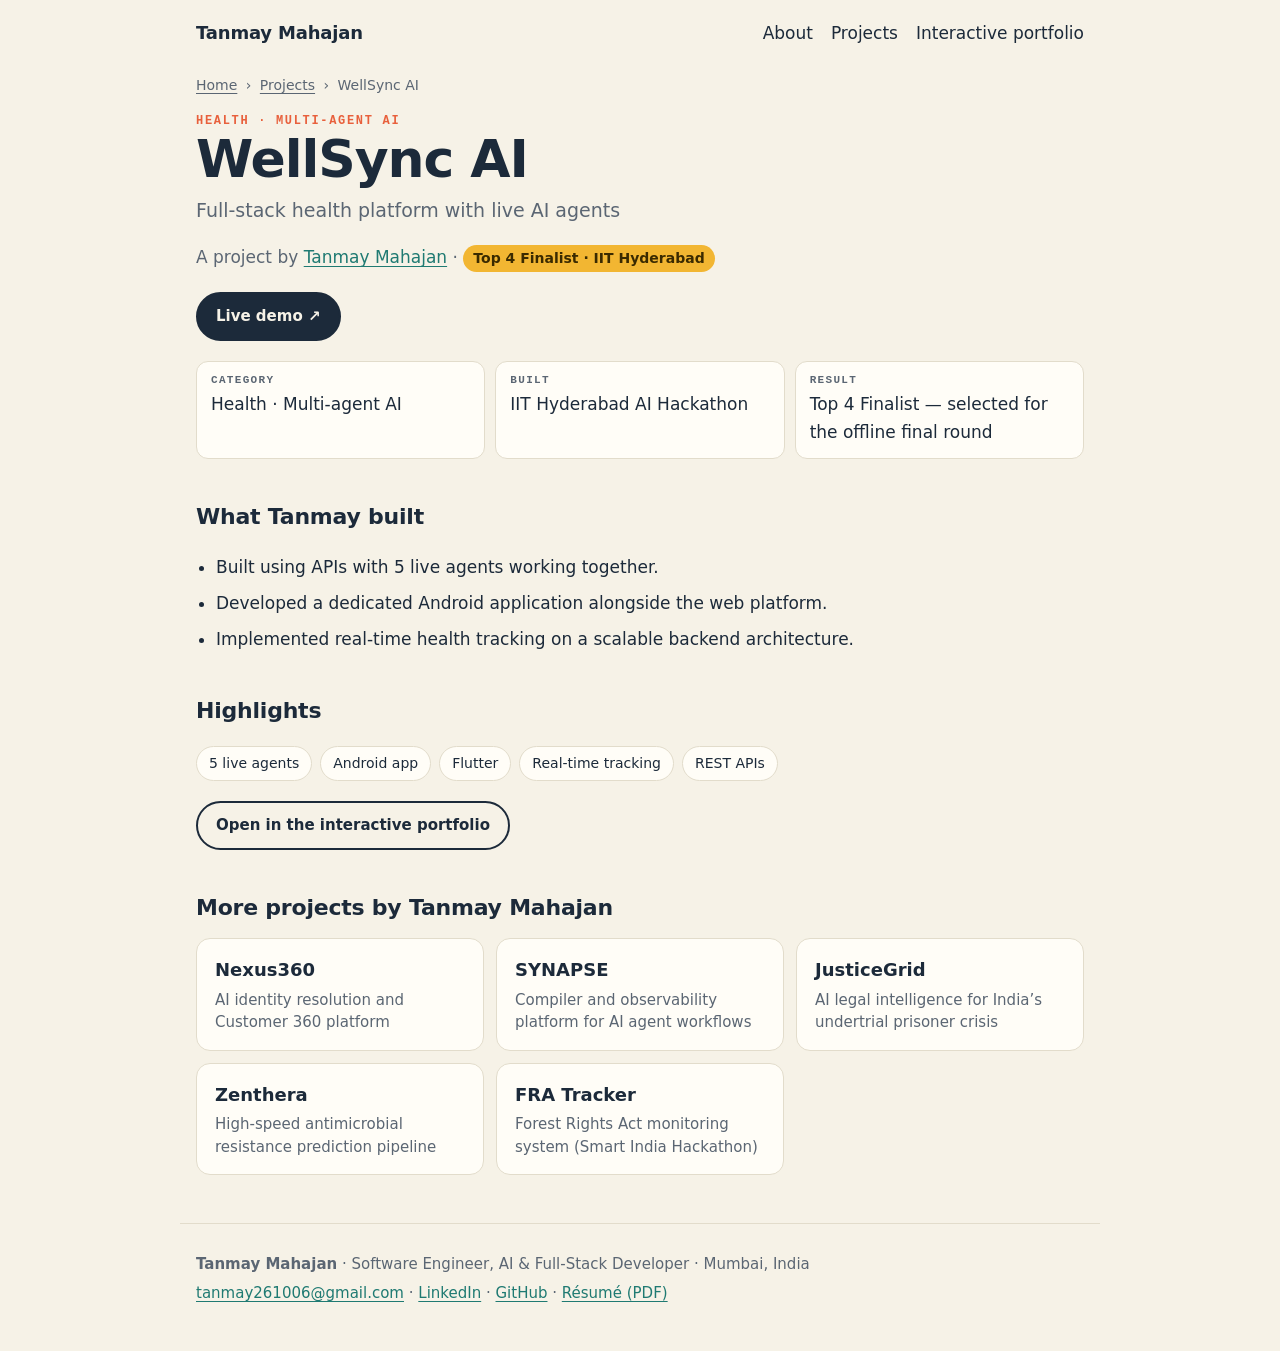
<file: projects/wellsync/index.html>
<!doctype html>
<html lang="en">
<head>
  <meta charset="utf-8" />
  <meta name="viewport" content="width=device-width, initial-scale=1" />
  <title>WellSync AI by Tanmay Mahajan — Full-stack health platform with live AI agents</title>
  <meta name="description" content="WellSync AI, built by Tanmay Mahajan: Full-stack health platform with live AI agents. Top 4 Finalist · IIT Hyderabad." />
  <meta name="author" content="Tanmay Mahajan" />
  <meta name="robots" content="index, follow, max-image-preview:large" />
  <link rel="canonical" href="https://tanmay.devs.surf/projects/wellsync/" />
  <meta property="og:type" content="website" />
  <meta property="og:site_name" content="Tanmay Mahajan" />
  <meta property="og:title" content="WellSync AI by Tanmay Mahajan — Full-stack health platform with live AI agents" />
  <meta property="og:description" content="WellSync AI, built by Tanmay Mahajan: Full-stack health platform with live AI agents. Top 4 Finalist · IIT Hyderabad." />
  <meta property="og:url" content="https://tanmay.devs.surf/projects/wellsync/" />
  <meta property="og:image" content="https://tanmay.devs.surf/assets/og.jpg" />
  <meta name="twitter:card" content="summary_large_image" />
  <link rel="icon" href="data:image/svg+xml,%3Csvg xmlns='http://www.w3.org/2000/svg' viewBox='0 0 32 32'%3E%3Crect width='32' height='32' rx='7' fill='%231c2a3a'/%3E%3Ctext x='16' y='22' font-family='Arial' font-weight='700' font-size='15' fill='%23f2b632' text-anchor='middle'%3ETM%3C/text%3E%3C/svg%3E" />
  <link rel="stylesheet" href="../../pages.css" />
  <script type="application/ld+json">
{
  "@context": "https://schema.org",
  "@graph": [
    {
      "@type": "WebSite",
      "@id": "https://tanmay.devs.surf/#website",
      "url": "https://tanmay.devs.surf/",
      "name": "Tanmay Mahajan",
      "alternateName": "Tanmay Mahajan Portfolio",
      "inLanguage": "en",
      "publisher": {
        "@id": "https://tanmay.devs.surf/#person"
      }
    },
    {
      "@type": "Person",
      "@id": "https://tanmay.devs.surf/#person",
      "name": "Tanmay Mahajan",
      "url": "https://tanmay.devs.surf/"
    },
    {
      "@type": "WebPage",
      "@id": "https://tanmay.devs.surf/projects/wellsync/#page",
      "url": "https://tanmay.devs.surf/projects/wellsync/",
      "name": "WellSync AI by Tanmay Mahajan",
      "isPartOf": {
        "@id": "https://tanmay.devs.surf/#website"
      },
      "mainEntity": {
        "@id": "https://tanmay.devs.surf/projects/wellsync/#work"
      },
      "dateModified": "2026-11-21"
    },
    {
      "@type": "CreativeWork",
      "@id": "https://tanmay.devs.surf/projects/wellsync/#work",
      "name": "WellSync AI",
      "headline": "WellSync AI — Full-stack health platform with live AI agents",
      "description": "Full-stack health platform with live AI agents. Built using APIs with 5 live agents working together. Developed a dedicated Android application alongside the web platform. Implemented real-time health tracking on a scalable backend architecture.",
      "url": "https://tanmay.devs.surf/projects/wellsync/",
      "genre": "Health · Multi-agent AI",
      "keywords": "5 live agents, Android app, Flutter, Real-time tracking, REST APIs",
      "creator": {
        "@type": "Person",
        "@id": "https://tanmay.devs.surf/#person",
        "name": "Tanmay Mahajan",
        "url": "https://tanmay.devs.surf/"
      },
      "author": {
        "@type": "Person",
        "@id": "https://tanmay.devs.surf/#person",
        "name": "Tanmay Mahajan",
        "url": "https://tanmay.devs.surf/"
      },
      "sameAs": [
        "https://wellsync-ai.vercel.app/"
      ],
      "award": "Top 4 Finalist — selected for the offline final round"
    },
    {
      "@type": "BreadcrumbList",
      "itemListElement": [
        {
          "@type": "ListItem",
          "position": 1,
          "name": "Home",
          "item": "https://tanmay.devs.surf/"
        },
        {
          "@type": "ListItem",
          "position": 2,
          "name": "Projects",
          "item": "https://tanmay.devs.surf/projects/"
        },
        {
          "@type": "ListItem",
          "position": 3,
          "name": "WellSync AI",
          "item": "https://tanmay.devs.surf/projects/wellsync/"
        }
      ]
    }
  ]
}
  </script>
</head>
<body>
  <header class="top">
    <a class="brand" href="../../">Tanmay Mahajan</a>
    <nav aria-label="Main">
      <a href="../../about/">About</a>
      <a href="../../projects/">Projects</a>
      <a href="../../">Interactive portfolio</a>
    </nav>
  </header>
  <main>
    <nav class="crumbs" aria-label="Breadcrumb"><a href="../../">Home</a> <i>›</i> <a href="../">Projects</a> <i>›</i> <span aria-current="page">WellSync AI</span></nav>
    <p class="eyebrow">Health · Multi-agent AI</p>
    <h1>WellSync AI</h1>
    <p class="lead">Full-stack health platform with live AI agents</p>
    <p class="by">A project by <a href="../../about/">Tanmay Mahajan</a> · <span class="ribbon">Top 4 Finalist · IIT Hyderabad</span></p>
    <p class="btns"><a class="btn " href="https://wellsync-ai.vercel.app/" rel="noopener">Live demo ↗</a></p>
    <dl class="meta"><div><dt>Category</dt><dd>Health · Multi-agent AI</dd></div><div><dt>Built</dt><dd>IIT Hyderabad AI Hackathon</dd></div><div><dt>Result</dt><dd>Top 4 Finalist — selected for the offline final round</dd></div></dl>
    
    
    <h2>What Tanmay built</h2>
    <ul class="plain"><li>Built using APIs with 5 live agents working together.</li><li>Developed a dedicated Android application alongside the web platform.</li><li>Implemented real-time health tracking on a scalable backend architecture.</li></ul>
    <h2>Highlights</h2>
    <ul class="chips"><li>5 live agents</li><li>Android app</li><li>Flutter</li><li>Real-time tracking</li><li>REST APIs</li></ul>
    <p class="btns"><a class="btn btn--ghost" href="../../#projects/wellsync">Open in the interactive portfolio</a></p>
    <h2>More projects by Tanmay Mahajan</h2>
    <ul class="cards"><li><a href="../nexus360/"><b>Nexus360</b><span>AI identity resolution and Customer 360 platform</span></a></li><li><a href="../synapse/"><b>SYNAPSE</b><span>Compiler and observability platform for AI agent workflows</span></a></li><li><a href="../justicegrid/"><b>JusticeGrid</b><span>AI legal intelligence for India’s undertrial prisoner crisis</span></a></li><li><a href="../zenthera/"><b>Zenthera</b><span>High-speed antimicrobial resistance prediction pipeline</span></a></li><li><a href="../fra-tracker/"><b>FRA Tracker</b><span>Forest Rights Act monitoring system (Smart India Hackathon)</span></a></li></ul>
  </main>
  <footer class="foot">
    <p><b>Tanmay Mahajan</b> · Software Engineer, AI &amp; Full-Stack Developer · Mumbai, India</p>
    <p><a href="mailto:tanmay261006@gmail.com">tanmay261006@gmail.com</a> · <a href="https://www.linkedin.com/in/tanmay-mahajan-220ab826b/" rel="me">LinkedIn</a> · <a href="https://github.com/TanmayMahajan26" rel="me">GitHub</a> · <a href="../../assets/Tanmay_Mahajan_Resume_MS.pdf">Résumé (PDF)</a></p>
  </footer>
</body>
</html>
</file>
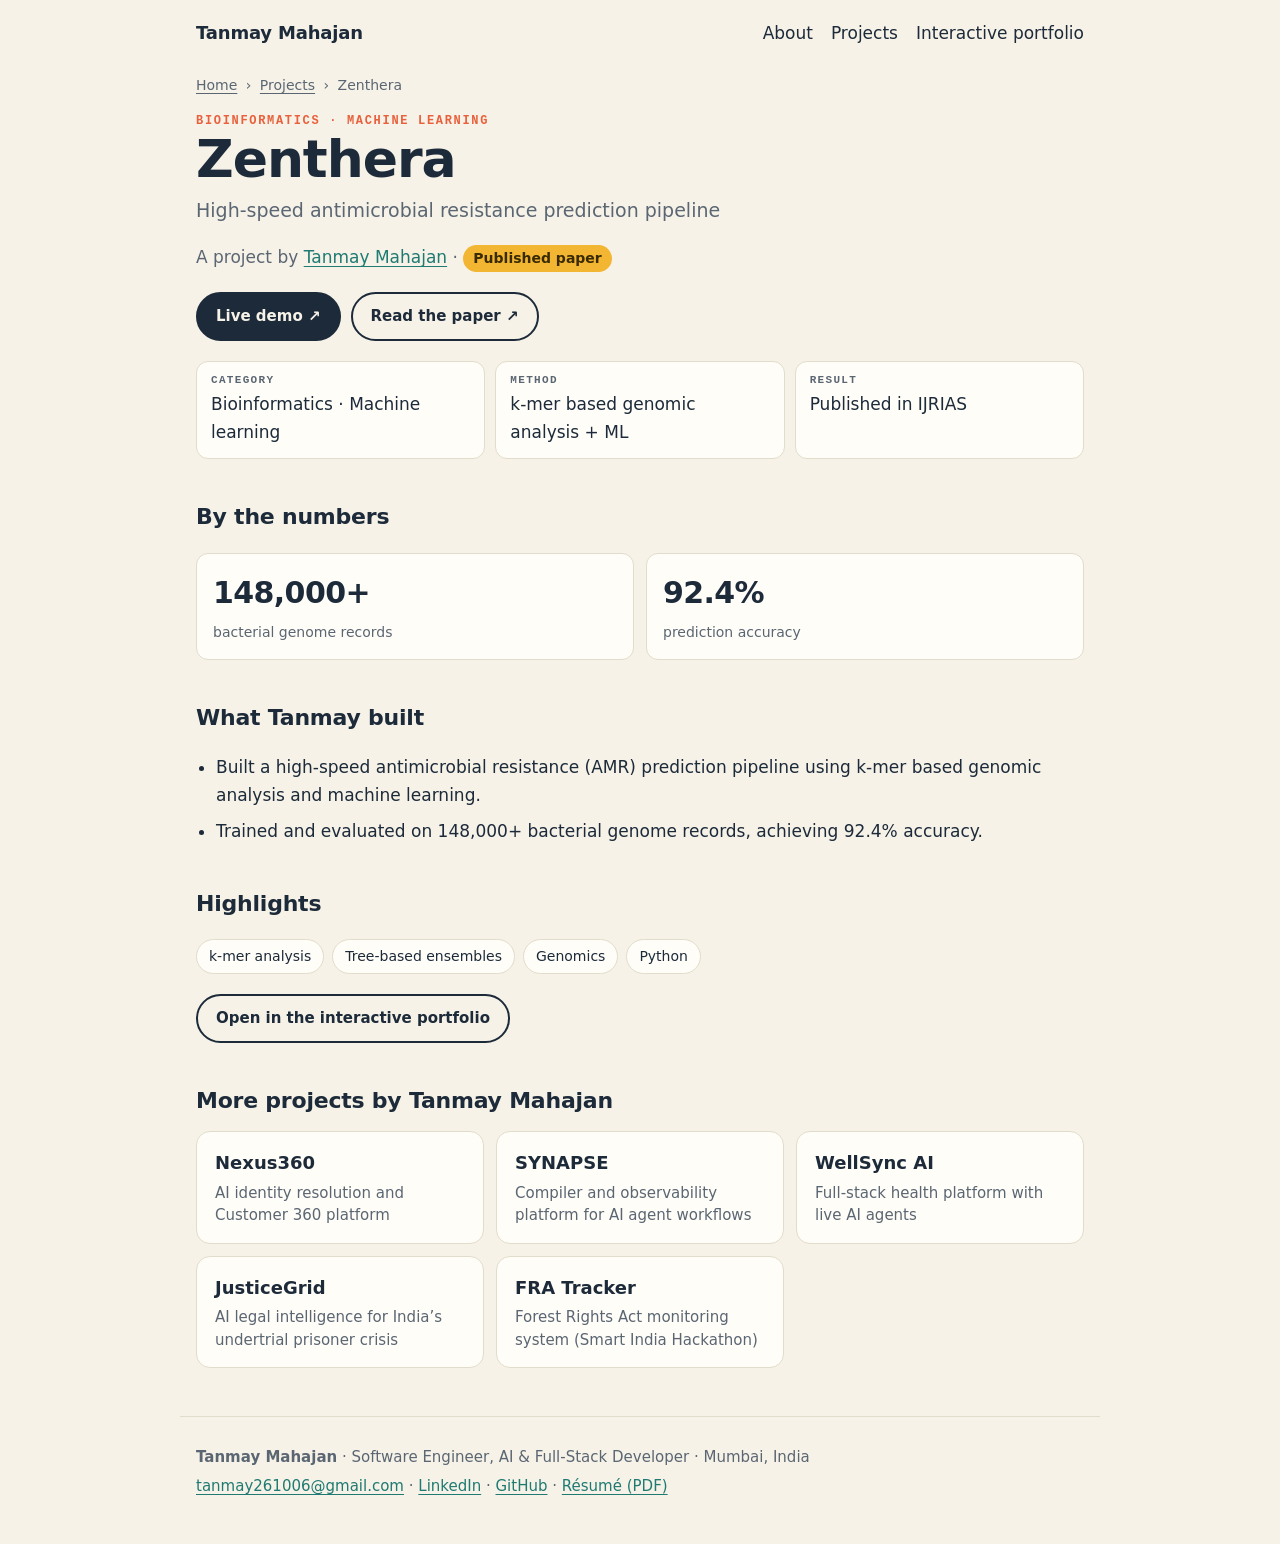
<file: projects/zenthera/index.html>
<!doctype html>
<html lang="en">
<head>
  <meta charset="utf-8" />
  <meta name="viewport" content="width=device-width, initial-scale=1" />
  <title>Zenthera by Tanmay Mahajan — High-speed antimicrobial resistance prediction pipeline</title>
  <meta name="description" content="Zenthera, built by Tanmay Mahajan: High-speed antimicrobial resistance prediction pipeline. Published paper." />
  <meta name="author" content="Tanmay Mahajan" />
  <meta name="robots" content="index, follow, max-image-preview:large" />
  <link rel="canonical" href="https://tanmay.devs.surf/projects/zenthera/" />
  <meta property="og:type" content="website" />
  <meta property="og:site_name" content="Tanmay Mahajan" />
  <meta property="og:title" content="Zenthera by Tanmay Mahajan — High-speed antimicrobial resistance prediction pipeline" />
  <meta property="og:description" content="Zenthera, built by Tanmay Mahajan: High-speed antimicrobial resistance prediction pipeline. Published paper." />
  <meta property="og:url" content="https://tanmay.devs.surf/projects/zenthera/" />
  <meta property="og:image" content="https://tanmay.devs.surf/assets/og.jpg" />
  <meta name="twitter:card" content="summary_large_image" />
  <link rel="icon" href="data:image/svg+xml,%3Csvg xmlns='http://www.w3.org/2000/svg' viewBox='0 0 32 32'%3E%3Crect width='32' height='32' rx='7' fill='%231c2a3a'/%3E%3Ctext x='16' y='22' font-family='Arial' font-weight='700' font-size='15' fill='%23f2b632' text-anchor='middle'%3ETM%3C/text%3E%3C/svg%3E" />
  <link rel="stylesheet" href="../../pages.css" />
  <script type="application/ld+json">
{
  "@context": "https://schema.org",
  "@graph": [
    {
      "@type": "WebSite",
      "@id": "https://tanmay.devs.surf/#website",
      "url": "https://tanmay.devs.surf/",
      "name": "Tanmay Mahajan",
      "alternateName": "Tanmay Mahajan Portfolio",
      "inLanguage": "en",
      "publisher": {
        "@id": "https://tanmay.devs.surf/#person"
      }
    },
    {
      "@type": "Person",
      "@id": "https://tanmay.devs.surf/#person",
      "name": "Tanmay Mahajan",
      "url": "https://tanmay.devs.surf/"
    },
    {
      "@type": "WebPage",
      "@id": "https://tanmay.devs.surf/projects/zenthera/#page",
      "url": "https://tanmay.devs.surf/projects/zenthera/",
      "name": "Zenthera by Tanmay Mahajan",
      "isPartOf": {
        "@id": "https://tanmay.devs.surf/#website"
      },
      "mainEntity": {
        "@id": "https://tanmay.devs.surf/projects/zenthera/#work"
      },
      "dateModified": "2026-11-21"
    },
    {
      "@type": "CreativeWork",
      "@id": "https://tanmay.devs.surf/projects/zenthera/#work",
      "name": "Zenthera",
      "headline": "Zenthera — High-speed antimicrobial resistance prediction pipeline",
      "description": "High-speed antimicrobial resistance prediction pipeline. Built a high-speed antimicrobial resistance (AMR) prediction pipeline using k-mer based genomic analysis and machine learning. Trained and evaluated on 148,000+ bacterial genome records, achieving 92.4% accuracy.",
      "url": "https://tanmay.devs.surf/projects/zenthera/",
      "genre": "Bioinformatics · Machine learning",
      "keywords": "k-mer analysis, Tree-based ensembles, Genomics, Python",
      "creator": {
        "@type": "Person",
        "@id": "https://tanmay.devs.surf/#person",
        "name": "Tanmay Mahajan",
        "url": "https://tanmay.devs.surf/"
      },
      "author": {
        "@type": "Person",
        "@id": "https://tanmay.devs.surf/#person",
        "name": "Tanmay Mahajan",
        "url": "https://tanmay.devs.surf/"
      },
      "sameAs": [
        "http://zenthera-ml.onrender.com/",
        "https://rsisinternational.org/journals/ijrias/view/zenthera-a-high-speed-antimicrobial-resistance-prediction-pipeline-using-k-mer-analysis-and-tree-based-ensembles"
      ]
    },
    {
      "@type": "ScholarlyArticle",
      "headline": "Zenthera: A High-Speed Antimicrobial Resistance Prediction Pipeline Using K-mer Analysis and Tree-Based Ensembles",
      "url": "https://rsisinternational.org/journals/ijrias/view/zenthera-a-high-speed-antimicrobial-resistance-prediction-pipeline-using-k-mer-analysis-and-tree-based-ensembles",
      "isPartOf": {
        "@type": "Periodical",
        "name": "International Journal of Research and Innovation in Applied Science (IJRIAS)"
      },
      "author": {
        "@type": "Person",
        "@id": "https://tanmay.devs.surf/#person",
        "name": "Tanmay Mahajan",
        "url": "https://tanmay.devs.surf/"
      }
    },
    {
      "@type": "BreadcrumbList",
      "itemListElement": [
        {
          "@type": "ListItem",
          "position": 1,
          "name": "Home",
          "item": "https://tanmay.devs.surf/"
        },
        {
          "@type": "ListItem",
          "position": 2,
          "name": "Projects",
          "item": "https://tanmay.devs.surf/projects/"
        },
        {
          "@type": "ListItem",
          "position": 3,
          "name": "Zenthera",
          "item": "https://tanmay.devs.surf/projects/zenthera/"
        }
      ]
    }
  ]
}
  </script>
</head>
<body>
  <header class="top">
    <a class="brand" href="../../">Tanmay Mahajan</a>
    <nav aria-label="Main">
      <a href="../../about/">About</a>
      <a href="../../projects/">Projects</a>
      <a href="../../">Interactive portfolio</a>
    </nav>
  </header>
  <main>
    <nav class="crumbs" aria-label="Breadcrumb"><a href="../../">Home</a> <i>›</i> <a href="../">Projects</a> <i>›</i> <span aria-current="page">Zenthera</span></nav>
    <p class="eyebrow">Bioinformatics · Machine learning</p>
    <h1>Zenthera</h1>
    <p class="lead">High-speed antimicrobial resistance prediction pipeline</p>
    <p class="by">A project by <a href="../../about/">Tanmay Mahajan</a> · <span class="ribbon">Published paper</span></p>
    <p class="btns"><a class="btn " href="http://zenthera-ml.onrender.com/" rel="noopener">Live demo ↗</a><a class="btn btn--ghost" href="https://rsisinternational.org/journals/ijrias/view/zenthera-a-high-speed-antimicrobial-resistance-prediction-pipeline-using-k-mer-analysis-and-tree-based-ensembles" rel="noopener">Read the paper ↗</a></p>
    <dl class="meta"><div><dt>Category</dt><dd>Bioinformatics · Machine learning</dd></div><div><dt>Method</dt><dd>k-mer based genomic analysis + ML</dd></div><div><dt>Result</dt><dd>Published in IJRIAS</dd></div></dl>
    <h2>By the numbers</h2><ul class="stats"><li><b>148,000+</b><span>bacterial genome records</span></li><li><b>92.4%</b><span>prediction accuracy</span></li></ul>
    
    <h2>What Tanmay built</h2>
    <ul class="plain"><li>Built a high-speed antimicrobial resistance (AMR) prediction pipeline using k-mer based genomic analysis and machine learning.</li><li>Trained and evaluated on 148,000+ bacterial genome records, achieving 92.4% accuracy.</li></ul>
    <h2>Highlights</h2>
    <ul class="chips"><li>k-mer analysis</li><li>Tree-based ensembles</li><li>Genomics</li><li>Python</li></ul>
    <p class="btns"><a class="btn btn--ghost" href="../../#projects/zenthera">Open in the interactive portfolio</a></p>
    <h2>More projects by Tanmay Mahajan</h2>
    <ul class="cards"><li><a href="../nexus360/"><b>Nexus360</b><span>AI identity resolution and Customer 360 platform</span></a></li><li><a href="../synapse/"><b>SYNAPSE</b><span>Compiler and observability platform for AI agent workflows</span></a></li><li><a href="../wellsync/"><b>WellSync AI</b><span>Full-stack health platform with live AI agents</span></a></li><li><a href="../justicegrid/"><b>JusticeGrid</b><span>AI legal intelligence for India’s undertrial prisoner crisis</span></a></li><li><a href="../fra-tracker/"><b>FRA Tracker</b><span>Forest Rights Act monitoring system (Smart India Hackathon)</span></a></li></ul>
  </main>
  <footer class="foot">
    <p><b>Tanmay Mahajan</b> · Software Engineer, AI &amp; Full-Stack Developer · Mumbai, India</p>
    <p><a href="mailto:tanmay261006@gmail.com">tanmay261006@gmail.com</a> · <a href="https://www.linkedin.com/in/tanmay-mahajan-220ab826b/" rel="me">LinkedIn</a> · <a href="https://github.com/TanmayMahajan26" rel="me">GitHub</a> · <a href="../../assets/Tanmay_Mahajan_Resume_MS.pdf">Résumé (PDF)</a></p>
  </footer>
</body>
</html>
</file>
<file: style.css>
/* =========================================================
   Tanmay Mahajan — Portfolio Box
   ========================================================= */

:root {
  --desk: #efe8d6;
  --desk-dot: #e2d9c2;
  --ink: #1c2a3a;
  --ink-soft: #55616f;
  --coral: #e8603c;
  --teal: #1f7a72;
  --gold: #f2b632;
  --paper: #fbfaf5;
  --line: #e4decd;

  --card: #d2a26d;
  --card-hi: #ddb382;
  --card-lo: #b98652;
  --card-in: #9c6d3f;
  --card-ink: #6d4a26;

  --spring: cubic-bezier(0.34, 1.56, 0.64, 1);
  --soft: cubic-bezier(0.22, 1, 0.36, 1);

  --display: "Space Grotesk", system-ui, sans-serif;
  --body: "Inter", system-ui, sans-serif;
  --hand: "Caveat", cursive;
  --mono: "JetBrains Mono", ui-monospace, monospace;
}

* { box-sizing: border-box; }

html, body {
  margin: 0;
  height: 100%;
  overflow: hidden;
  background: #030806;
  font-family: var(--body);
  color: var(--ink);
  -webkit-font-smoothing: antialiased;
}

/* falling code behind everything */
.rain {
  position: fixed;
  inset: 0;
  z-index: 0;
  width: 100%;
  height: 100%;
  display: block;
}

/* CRT feel: faint scanlines + vignette, still under the desk objects */
.crt {
  position: fixed;
  inset: 0;
  z-index: 0;
  pointer-events: none;
  background:
    radial-gradient(ellipse at center, transparent 45%, rgba(0, 0, 0, 0.75) 100%),
    repeating-linear-gradient(0deg, rgba(0, 0, 0, 0.22) 0 1px, transparent 1px 3px);
}

.sr-only {
  position: absolute;
  width: 1px;
  height: 1px;
  margin: -1px;
  padding: 0;
  overflow: hidden;
  clip-path: inset(50%);
  white-space: nowrap;
  border: 0;
}

button {
  font: inherit;
  color: inherit;
  background: none;
  border: 0;
  padding: 0;
  cursor: pointer;
}

:focus-visible {
  outline: 3px solid var(--teal);
  outline-offset: 3px;
  border-radius: 6px;
}

/* ---------------------------------------------------------
   Nav
   --------------------------------------------------------- */
.nav {
  position: fixed;
  inset: 0 0 auto 0;
  z-index: 6;
  display: flex;
  align-items: center;
  justify-content: space-between;
  gap: 16px;
  padding: 18px clamp(16px, 5vw, 56px);
  font-family: var(--display);
  font-size: 17px;
  color: #d9ffe6;
  text-shadow: 0 0 12px rgba(57, 255, 136, 0.25);
  opacity: 0;
  transform: translateY(-10px);
  pointer-events: none;
  transition: opacity 0.6s var(--soft), transform 0.6s var(--soft);
}

.is-open .nav {
  opacity: 1;
  transform: none;
  pointer-events: auto;
  transition-delay: 0.7s;
}

.nav__brand { font-weight: 700; letter-spacing: -0.01em; }

.nav__links { display: flex; align-items: center; gap: clamp(14px, 3vw, 34px); }

.nav__link {
  position: relative;
  display: inline-flex;
  align-items: center;
  gap: 7px;
  padding: 4px 0;
  color: inherit;
  text-decoration: none;
  font-weight: 500;
}

.nav__link::after {
  content: "";
  position: absolute;
  left: 0; right: 0; bottom: 0;
  height: 2px;
  background: #39ff88;
  box-shadow: 0 0 8px rgba(57, 255, 136, 0.7);
  transform: scaleX(0);
  transform-origin: left;
  transition: transform 0.3s var(--soft);
}

.nav__link:hover::after,
.nav__link[aria-expanded="true"]::after { transform: scaleX(1); }

.nav__menu { position: relative; }

.dropdown {
  color: var(--ink);
  text-shadow: none;
  position: absolute;
  top: calc(100% + 10px);
  right: -20px;
  min-width: 250px;
  max-height: calc(100dvh - 80px);
  overflow-y: auto;
  overscroll-behavior: contain;
  padding: 8px;
  background: var(--paper);
  border: 1px solid var(--line);
  border-radius: 14px;
  box-shadow: 0 18px 40px -12px rgba(28, 42, 58, 0.35);
  opacity: 0;
  transform: translateY(-6px) scale(0.98);
  transform-origin: top right;
  pointer-events: none;
  transition: opacity 0.2s, transform 0.25s var(--soft);
}

.nav__menu.is-on .dropdown {
  opacity: 1;
  transform: none;
  pointer-events: auto;
}

.dropdown button {
  display: flex;
  width: 100%;
  align-items: baseline;
  justify-content: space-between;
  gap: 14px;
  padding: 9px 12px;
  border-radius: 9px;
  text-align: left;
  font-size: 15px;
  font-weight: 500;
}

.dropdown button small {
  font-family: var(--mono);
  font-size: 10.500px;
  color: var(--ink-soft);
  white-space: nowrap;
}

.dropdown button:hover { background: #f0ead9; }

.dropdown hr { border: 0; border-top: 1px solid var(--line); margin: 6px 4px; }

/* ---------------------------------------------------------
   Scene + desk clutter
   --------------------------------------------------------- */
.scene {
  position: absolute;
  inset: 0;
  display: grid;
  place-items: center;
  overflow: hidden;
  padding-top: 64px;
}

.desk-item {
  position: absolute;
  z-index: 0;
  transform: translate(var(--px, 0px), var(--py, 0px)) rotate(calc(var(--r, 0deg) + var(--pr, 0deg)));
  transition: transform 0.9s var(--soft);
  will-change: transform;
}

.desk-item svg { display: block; width: 100%; height: auto; }

.desk-item svg { filter: drop-shadow(0 4px 4px rgba(0, 0, 0, 0.55)) drop-shadow(0 16px 22px rgba(0, 0, 0, 0.55)); }

.mug    { width: clamp(96px, 10vw, 150px);  left: 6%;   top: 13%;   --r: -12deg; }
.board  { width: clamp(150px, 15vw, 230px); right: 4%;  top: 11%;   --r: 9deg; }
.duck   { width: clamp(90px, 9vw, 140px);   left: 5%;   bottom: 12%; --r: -10deg; }
.sticky { left: 8%; top: 45%; --r: -6deg; }
.phones { width: clamp(140px, 14vw, 220px); right: 3%;  bottom: 7%; --r: 14deg; }
.usb    { width: clamp(70px, 7vw, 110px);   right: 18%; bottom: 6%; --r: -24deg; }
.can    { width: clamp(56px, 5vw, 84px);    left: 21%;  top: 8%;    --r: 0deg; }

.led { animation: led 2.4s steps(1) infinite; }
@keyframes led { 0%, 62%, 70%, 100% { opacity: 1; } 66% { opacity: 0.15; } 84% { opacity: 0.4; } }

.sticky__paper {
  width: clamp(104px, 11vw, 150px);
  aspect-ratio: 1;
  display: grid;
  place-items: center;
  padding: 10px;
  background: #ffe27a;
  box-shadow: 4px 8px 14px -6px rgba(0, 0, 0, 0.3);
  font-family: var(--mono);
  font-weight: 700;
  font-size: clamp(14px, 1.400vw, 19px);
  line-height: 1.2;
  text-align: center;
  color: #3a2f08;
}

.sticky__paper span { display: block; margin-bottom: 4px; font-size: 0.75em; color: #1f7a3c; }

/* ---------------------------------------------------------
   The box
   --------------------------------------------------------- */
.box-wrap {
  position: relative;
  z-index: 2;
  display: grid;
  justify-items: center;
}

.box {
  position: relative;
  width: min(90vw, 1120px, calc((100dvh - 210px) * 1.42));
  aspect-ratio: 142 / 100;
  container-type: inline-size;
  animation: box-drop 0.9s var(--spring) both;
}

@keyframes box-drop {
  from { opacity: 0; transform: translateY(-60px) scale(1.12) rotate(-3deg); }
  to   { opacity: 1; transform: none; }
}

.box__shadow {
  position: absolute;
  inset: 4% -2% -5% 2%;
  border-radius: 6cqw;
  background: rgba(0, 0, 0, 0.7);
  filter: blur(22px);
}

/* tray: dark foam insert inside the cardboard rim */
.tray {
  position: absolute;
  inset: 0;
  overflow: hidden;
  border: 2.600cqw solid var(--card);
  border-radius: 3.400cqw;
  background:
    radial-gradient(120% 90% at 28% 18%, rgba(255, 255, 255, 0.07), transparent 60%),
    url("data:image/svg+xml,%3Csvg xmlns='http://www.w3.org/2000/svg' width='180' height='180'%3E%3Cfilter id='n'%3E%3CfeTurbulence type='fractalNoise' baseFrequency='.85' numOctaves='2' stitchTiles='stitch'/%3E%3CfeColorMatrix values='0 0 0 0 1 0 0 0 0 1 0 0 0 0 1 0 0 0 .55 0'/%3E%3C/filter%3E%3Crect width='100%25' height='100%25' filter='url(%23n)' opacity='.09'/%3E%3C/svg%3E"),
    #25282e;
  box-shadow:
    inset 0 0 0 2px rgba(0, 0, 0, 0.3),
    inset 0 2.400cqw 4cqw -1cqw rgba(0, 0, 0, 0.65),
    0 0 0 2px var(--card-lo);
}

.obj {
  position: absolute;
  left: var(--x);
  top: var(--y);
  width: var(--w);
  z-index: var(--z, 1);
  border-radius: 1.200cqw;
  opacity: 0;
  transform: translateY(5cqw) rotate(calc(var(--r) * 2.5)) scale(0.92);
  transition: opacity 0.35s, transform 0.75s var(--spring);
  pointer-events: none;
}

.is-open .obj {
  opacity: 1;
  transform: rotate(var(--r));
  pointer-events: auto;
  transition-delay: calc(0.45s + var(--i) * 0.07s);
}

.obj__art {
  display: block;
  filter: drop-shadow(0 0.300cqw 0.300cqw rgba(0, 0, 0, 0.45)) drop-shadow(0 1.400cqw 1.800cqw rgba(0, 0, 0, 0.38));
  transition: transform 0.45s var(--soft), filter 0.45s var(--soft);
}

.obj__art svg { display: block; width: 100%; height: auto; overflow: visible; }

.obj__label {
  position: absolute;
  inset: 0;
  display: grid;
  place-content: center;
  gap: 0.400cqw;
  text-align: center;
  color: #fff;
  pointer-events: none;
  opacity: 0;
  transform: translateY(0.600cqw);
  transition: opacity 0.3s, transform 0.45s var(--soft);
  text-shadow: 0 0.200cqw 0.600cqw rgba(0, 0, 0, 0.6), 0 0 2.600cqw rgba(0, 0, 0, 0.55);
  isolation: isolate;
}

/* soft dark pool behind the words so they read on light objects too */
.obj__label::before {
  content: "";
  position: absolute;
  inset: 50% 50%;
  width: 26cqw;
  height: 13cqw;
  translate: -50% -50%;
  z-index: -1;
  border-radius: 50%;
  background: radial-gradient(closest-side, rgba(12, 14, 18, 0.7), rgba(12, 14, 18, 0.35) 55%, rgba(12, 14, 18, 0));
}

.obj__label b {
  font-family: var(--display);
  font-weight: 700;
  font-size: clamp(15px, 3.300cqw, 30px);
  line-height: 1;
  letter-spacing: -0.02em;
}

.obj__label small {
  font-family: var(--mono);
  font-size: clamp(9px, 1.250cqw, 12px);
  font-weight: 700;
  letter-spacing: 0.14em;
  text-transform: uppercase;
  opacity: 0.85;
}

:is(a, button).obj:hover, :is(a, button).obj:focus-visible { z-index: 10; }

:is(a, button).obj:hover .obj__art, :is(a, button).obj:focus-visible .obj__art {
  transform: translateY(-1.100cqw) scale(1.035);
  filter: drop-shadow(0 0.600cqw 0.600cqw rgba(0, 0, 0, 0.35)) drop-shadow(0 3.200cqw 3cqw rgba(0, 0, 0, 0.5)) brightness(0.8);
}

:is(a, button).obj:hover .obj__label, :is(a, button).obj:focus-visible .obj__label { opacity: 1; transform: translateY(-1.100cqw); }

/* when one object is picked up, the rest dim a little */
.tray:has(:is(a, button).obj:hover) .obj:not(:hover) .obj__art { filter: drop-shadow(0 0.300cqw 0.300cqw rgba(0, 0, 0, 0.45)) drop-shadow(0 1.400cqw 1.800cqw rgba(0, 0, 0, 0.38)) brightness(0.72); }

/* layout — landscape box */
.obj--projects   { --x: 2%;  --y: 3%;  --w: 47%; --r: -5deg; --z: 2; }
.obj--awards     { --x: 44%; --y: 1%;  --w: 18%; --r: -12deg; --z: 1; }
.obj--about      { --x: 57%; --y: 23%; --w: 21%; --r: 7deg;  --z: 4; }
.obj--contact    { --x: 79%; --y: 3%;  --w: 16%; --r: 11deg; --z: 2; }
.obj--experience { --x: 3%;  --y: 55%; --w: 34%; --r: 4deg;  --z: 2; }
.obj--resume     { --x: 38%; --y: 58%; --w: 20%; --r: -7deg; --z: 5; }
.obj--skills     { --x: 66%; --y: 59%; --w: 31%; --r: -6deg; --z: 2; }

/* touch screens can't hover: keep the labels visible */
@media (hover: none) {
  .obj__label { opacity: 1; transform: none; }
  .obj__art { filter: drop-shadow(0 0.300cqw 0.300cqw rgba(0, 0, 0, 0.45)) drop-shadow(0 1.400cqw 1.800cqw rgba(0, 0, 0, 0.38)) brightness(0.82); }
}

/* lid */
.lid {
  position: absolute;
  inset: -1.600cqw;
  z-index: 3;
  display: grid;
  place-items: center;
  border-radius: 3.800cqw;
  background:
    repeating-linear-gradient(90deg, rgba(120, 75, 25, 0.06) 0 2px, transparent 2px 10px),
    linear-gradient(160deg, var(--card-hi), var(--card) 55%, var(--card-lo));
  box-shadow:
    inset 0 0 0 2px rgba(255, 240, 215, 0.35),
    inset 0 -1.200cqw 0 rgba(120, 75, 25, 0.25),
    0 3cqw 5cqw -2cqw rgba(60, 40, 15, 0.5);
  color: var(--ink);
  transition:
    transform 1s var(--soft),
    opacity 0.4s 0.6s,
    visibility 0s 1s,
    box-shadow 0.4s;
}

.lid:hover { transform: translateY(-0.800cqw) rotate(-0.6deg); box-shadow: inset 0 0 0 2px rgba(255, 240, 215, 0.35), inset 0 -1.200cqw 0 rgba(120, 75, 25, 0.25), 0 5cqw 7cqw -2cqw rgba(60, 40, 15, 0.5); }

.is-open .lid {
  transform: translate(60vw, -110vh) rotate(38deg) scale(1.15);
  opacity: 0;
  visibility: hidden;
  pointer-events: none;
}

.lid__tape {
  position: absolute;
  left: -1.500cqw; right: -1.500cqw;
  top: 50%;
  height: 13cqw;
  transform: translateY(-50%);
  background: linear-gradient(rgba(244, 228, 190, 0.78), rgba(232, 212, 168, 0.78));
  box-shadow: 0 1px 0 rgba(255, 255, 255, 0.35) inset, 0 -1px 0 rgba(120, 80, 30, 0.2) inset;
  clip-path: polygon(0 0, 100% 0, 99% 12%, 100% 26%, 99% 40%, 100% 55%, 99% 70%, 100% 85%, 99% 100%, 0 100%, 1% 85%, 0 70%, 1% 55%, 0 40%, 1% 26%, 0 12%);
}

.lid__stamp {
  position: absolute;
  font-family: var(--mono);
  font-weight: 700;
  font-size: clamp(8px, 1.900cqw, 14px);
  letter-spacing: 0.12em;
  line-height: 1.5;
  color: var(--card-ink);
  opacity: 0.7;
}

.lid__stamp--tl { left: 5cqw; top: 4.500cqw; display: flex; align-items: center; gap: 1.400cqw; transform: rotate(-3deg); }
.lid__stamp--tl svg { width: 9cqw; height: auto; }
.lid__stamp--br { right: 5cqw; bottom: 5cqw; padding: 1cqw 1.800cqw; border: 0.350cqw solid currentColor; border-radius: 1cqw; text-align: center; transform: rotate(-5deg); }

.lid__label {
  position: relative;
  display: grid;
  justify-items: center;
  padding: 2.600cqw 6cqw 3cqw;
  background: var(--paper);
  border-radius: 1.200cqw;
  box-shadow: 0 1cqw 2.400cqw -0.800cqw rgba(60, 40, 15, 0.55);
  transform: rotate(-2deg);
}

.lid__ship {
  font-family: var(--mono);
  font-weight: 700;
  font-size: clamp(7px, 1.600cqw, 12px);
  letter-spacing: 0.16em;
  color: var(--ink-soft);
  padding-bottom: 1cqw;
  margin-bottom: 0.600cqw;
  border-bottom: 1.500px dashed #c9c2ae;
}

.lid__name {
  font-family: var(--hand);
  font-weight: 700;
  font-size: clamp(20px, 5.600cqw, 44px);
  line-height: 1;
  color: var(--coral);
}

.lid__title {
  font-family: var(--display);
  font-weight: 700;
  font-size: clamp(34px, 11cqw, 86px);
  line-height: 0.95;
  letter-spacing: -0.04em;
}

.lid__role {
  margin-top: 1.200cqw;
  font-family: var(--mono);
  font-weight: 500;
  font-size: clamp(8px, 2cqw, 15px);
  letter-spacing: 0.08em;
  text-transform: uppercase;
  color: var(--teal);
}

.lid__cta {
  position: absolute;
  left: 50%;
  bottom: 5cqw;
  transform: translateX(-50%);
  padding: 1cqw 3cqw;
  border-radius: 99px;
  background: var(--ink);
  color: var(--paper);
  font-family: var(--display);
  font-size: clamp(11px, 2.300cqw, 17px);
  white-space: nowrap;
  animation: pulse 1.8s ease-in-out infinite;
}

.lid__cta b { color: var(--gold); letter-spacing: 0.08em; }

@keyframes pulse {
  0%, 100% { box-shadow: 0 0 0 0 rgba(28, 42, 58, 0.45); }
  50%      { box-shadow: 0 0 0 1.600cqw rgba(28, 42, 58, 0); }
}

/* under the box */
.hint {
  margin: 22px 0 0;
  font-family: var(--hand);
  font-size: 24px;
  color: #8affb8;
  text-shadow: 0 0 10px rgba(57, 255, 136, 0.45);
  opacity: 0;
  transition: opacity 0.5s;
}

.rebox {
  margin-top: 6px;
  padding: 6px 16px;
  border-radius: 99px;
  border: 1.500px solid #39ff88;
  color: #b9ffd4;
  background: rgba(3, 8, 6, 0.6);
  font-family: var(--display);
  font-size: 14px;
  font-weight: 500;
  opacity: 0;
  pointer-events: none;
  transition: opacity 0.5s, background-color 0.2s, color 0.2s;
}

.rebox:hover { background: #39ff88; color: #03140a; }

.is-open .hint { opacity: 1; transition-delay: 1.1s; }
.is-open .rebox { opacity: 1; pointer-events: auto; transition-delay: 1.1s, 0s, 0s; }

/* ---------------------------------------------------------
   Modal sheet
   --------------------------------------------------------- */
.overlay {
  position: fixed;
  inset: 0;
  z-index: 10;
  display: grid;
  /* definite tracks, so the sheet's max-height/width percentages resolve
     against the viewport instead of its own content */
  grid-template: minmax(0, 1fr) / minmax(0, 1fr);
  place-items: center;
  padding: clamp(10px, 3vw, 32px);
  background: rgba(22, 28, 36, 0.58);
  backdrop-filter: blur(5px);
  animation: fade 0.25s both;
}

.overlay[hidden] { display: none; }

@keyframes fade { from { opacity: 0; } }

.sheet {
  position: relative;
  width: min(100%, 920px);
  max-height: min(100%, 860px);
  display: flex;
  flex-direction: column;
  background: var(--paper);
  border-radius: 18px;
  box-shadow: 0 40px 80px -20px rgba(0, 0, 0, 0.55);
  animation: sheet-in 0.5s var(--spring) both;
  outline: none;
}

@keyframes sheet-in {
  from { opacity: 0; transform: translateY(40px) rotate(-1.5deg) scale(0.96); }
}

.sheet__tape {
  position: absolute;
  top: -14px;
  left: 50%;
  width: 120px;
  height: 30px;
  transform: translateX(-50%) rotate(-2deg);
  background: rgba(240, 222, 178, 0.9);
  box-shadow: 0 2px 5px rgba(0, 0, 0, 0.15);
  z-index: 2;
}

.sheet__close {
  position: absolute;
  top: 14px;
  right: 14px;
  z-index: 3;
  width: 38px;
  height: 38px;
  display: grid;
  place-items: center;
  border-radius: 50%;
  background: #efe9d8;
  transition: background-color 0.2s, color 0.2s, transform 0.3s var(--spring);
}

.sheet__close:hover { background: var(--coral); color: #fff; transform: rotate(90deg); }

.sheet__body {
  flex: 1 1 auto;
  min-height: 0;
  overflow-y: auto;
  overflow-x: hidden;
  -webkit-overflow-scrolling: touch;
  outline: none;
  padding: clamp(26px, 5vw, 52px) clamp(18px, 5vw, 56px) clamp(24px, 4vw, 44px);
  overscroll-behavior: contain;
}

/* shared type */
.eyebrow {
  margin: 0 0 6px;
  font-family: var(--mono);
  font-size: 12px;
  font-weight: 700;
  letter-spacing: 0.14em;
  text-transform: uppercase;
  color: var(--coral);
}

.sheet h2 {
  margin: 0 0 8px;
  padding-right: 40px;
  font-family: var(--display);
  font-size: clamp(30px, 5vw, 46px);
  font-weight: 700;
  letter-spacing: -0.03em;
  line-height: 1.05;
  text-wrap: balance;
}

.sheet h3 {
  margin: 34px 0 12px;
  font-family: var(--display);
  font-size: 20px;
  font-weight: 600;
  letter-spacing: -0.01em;
}

.lede {
  margin: 0;
  max-width: 62ch;
  font-size: 17px;
  line-height: 1.6;
  color: var(--ink-soft);
}

.sheet p { line-height: 1.65; }
.sheet a { color: var(--teal); text-underline-offset: 3px; }

.back {
  display: inline-flex;
  align-items: center;
  gap: 6px;
  margin-bottom: 18px;
  font-family: var(--display);
  font-size: 14px;
  font-weight: 500;
  color: var(--ink-soft);
}

.back:hover { color: var(--coral); }

.btn {
  display: inline-flex;
  align-items: center;
  gap: 8px;
  padding: 10px 18px;
  border-radius: 99px;
  border: 1.500px solid var(--ink);
  background: var(--ink);
  color: var(--paper) !important;
  font-family: var(--display);
  font-size: 15px;
  font-weight: 500;
  text-decoration: none;
  transition: transform 0.3s var(--spring), background-color 0.2s, border-color 0.2s;
}

.btn:hover { transform: translateY(-2px); background: var(--coral); border-color: var(--coral); }
.btn--ghost { background: transparent; color: var(--ink) !important; }
.btn--ghost:hover { color: #fff !important; }
.btn-row { display: flex; flex-wrap: wrap; gap: 10px; margin-top: 22px; }

.chips { display: flex; flex-wrap: wrap; gap: 8px; margin: 0; padding: 0; list-style: none; }

.chip {
  padding: 5px 12px;
  border-radius: 99px;
  background: #efe9d8;
  font-family: var(--mono);
  font-size: 12.500px;
  font-weight: 500;
}

.ribbon {
  display: inline-flex;
  align-items: center;
  gap: 7px;
  padding: 5px 12px;
  border-radius: 8px;
  background: #fff3cf;
  color: #6a4b00;
  font-size: 13px;
  font-weight: 600;
}

/* ---- projects grid ---- */
.grid {
  display: grid;
  grid-template-columns: repeat(auto-fill, minmax(250px, 1fr));
  gap: 16px;
  margin-top: 26px;
}

.pcard {
  display: flex;
  flex-direction: column;
  text-align: left;
  border: 1.500px solid var(--line);
  border-radius: 16px;
  overflow: hidden;
  background: #fff;
  transition: transform 0.4s var(--spring), box-shadow 0.3s, border-color 0.2s;
}

.pcard:hover {
  transform: translateY(-5px) rotate(-0.6deg);
  border-color: var(--ink);
  box-shadow: 0 18px 30px -16px rgba(28, 42, 58, 0.45);
}

.cover {
  position: relative;
  aspect-ratio: 16 / 9;
  display: grid;
  place-items: center;
  overflow: hidden;
  background: var(--c1);
  color: #fff;
}

.cover::before {
  content: "";
  position: absolute;
  inset: 0;
  background:
    radial-gradient(circle at 85% 15%, var(--c2) 0 26%, transparent 27%),
    radial-gradient(circle at 10% 110%, var(--c2) 0 36%, transparent 37%);
  opacity: 0.85;
}

.cover::after {
  content: "";
  position: absolute;
  inset: 0;
  background-image: radial-gradient(rgba(255, 255, 255, 0.22) 1.200px, transparent 1.200px);
  background-size: 14px 14px;
}

.cover__mark {
  position: relative;
  z-index: 1;
  font-family: var(--display);
  font-weight: 700;
  font-size: clamp(26px, 4vw, 34px);
  letter-spacing: -0.03em;
  text-shadow: 0 2px 12px rgba(0, 0, 0, 0.25);
}

.cover--big { aspect-ratio: 21 / 8; border-radius: 16px; margin-bottom: 26px; }
.cover--big .cover__mark { font-size: clamp(34px, 7vw, 64px); }

.pcard__body { padding: 16px 18px 18px; display: grid; gap: 8px; }
.pcard__body b { font-family: var(--display); font-size: 19px; letter-spacing: -0.01em; }
.pcard__body span { font-size: 14px; line-height: 1.5; color: var(--ink-soft); }
.pcard__body .ribbon { justify-self: start; font-size: 12px; color: #6a4b00; }
.pcard__more { margin-top: 4px; font-family: var(--display); font-size: 13.500px; font-weight: 600; color: var(--coral) !important; }

/* ---- project detail ---- */
.meta {
  display: grid;
  grid-template-columns: repeat(auto-fit, minmax(170px, 1fr));
  gap: 14px 24px;
  margin: 24px 0 0;
  padding: 18px 0;
  border-block: 1.500px solid var(--line);
}

.meta dt {
  font-family: var(--mono);
  font-size: 11px;
  font-weight: 700;
  letter-spacing: 0.12em;
  text-transform: uppercase;
  color: var(--ink-soft);
}

.meta dd { margin: 4px 0 0; font-size: 15px; font-weight: 500; line-height: 1.45; }

.bullets { margin: 0; padding-left: 20px; display: grid; gap: 10px; line-height: 1.6; max-width: 70ch; }
.bullets li::marker { color: var(--coral); }

.flow { display: flex; flex-wrap: wrap; gap: 8px 4px; align-items: center; margin: 0; padding: 0; list-style: none; counter-reset: s; }

.flow li {
  counter-increment: s;
  display: inline-flex;
  align-items: center;
  gap: 8px;
  padding: 7px 13px 7px 8px;
  border-radius: 10px;
  background: #eaf4f2;
  font-size: 13.500px;
  font-weight: 500;
}

.flow li::before {
  content: counter(s);
  display: grid;
  place-items: center;
  width: 21px;
  height: 21px;
  border-radius: 50%;
  background: var(--teal);
  color: #fff;
  font-family: var(--mono);
  font-size: 11px;
  font-weight: 700;
}

.flow li + li { margin-left: 14px; position: relative; }
.flow li + li::after { content: "→"; position: absolute; left: -15px; color: var(--ink-soft); font-size: 13px; }

.stats { display: flex; flex-wrap: wrap; gap: 14px; }

.stat { flex: 1 1 160px; padding: 16px 18px; border-radius: 14px; background: #efe9d8; }
.stat b { display: block; font-family: var(--display); font-size: 34px; letter-spacing: -0.03em; line-height: 1.1; }
.stat span { font-size: 13.500px; color: var(--ink-soft); }

/* ---- about ---- */
.about { display: grid; grid-template-columns: minmax(220px, 280px) 1fr; gap: clamp(22px, 4vw, 44px); align-items: start; }

.idcard {
  position: relative;
  padding: 0 20px 20px;
  border-radius: 16px;
  border: 1.500px solid var(--line);
  background: #fff;
  box-shadow: 0 16px 28px -18px rgba(28, 42, 58, 0.45);
  transform: rotate(-2deg);
  overflow: hidden;
}

.idcard__top {
  margin: 0 -20px 18px;
  padding: 14px 20px;
  background: var(--teal);
  color: #fff;
  font-family: var(--mono);
  font-size: 11px;
  font-weight: 700;
  letter-spacing: 0.16em;
  text-align: center;
}

.idcard__top::before {
  content: "";
  display: block;
  width: 44px;
  height: 9px;
  margin: 0 auto 10px;
  border-radius: 9px;
  background: rgba(0, 0, 0, 0.35);
}

.avatar {
  width: 96px;
  height: 96px;
  margin: 0 auto 14px;
  display: grid;
  place-items: center;
  border-radius: 50%;
  background: var(--gold);
  font-family: var(--display);
  font-size: 36px;
  font-weight: 700;
  letter-spacing: -0.04em;
  overflow: hidden;
}

.avatar img { width: 100%; height: 100%; object-fit: cover; }

.idcard dl { margin: 0; display: grid; gap: 11px; }
.idcard dt { font-family: var(--mono); font-size: 10.500px; font-weight: 700; letter-spacing: 0.12em; text-transform: uppercase; color: var(--ink-soft); }
.idcard dd { margin: 2px 0 0; font-size: 14.500px; font-weight: 500; line-height: 1.4; }

.timeline { margin: 0; padding: 0; list-style: none; display: grid; gap: 0; }

.timeline li {
  position: relative;
  padding: 0 0 22px 26px;
  border-left: 2px solid var(--line);
  margin-left: 6px;
}

.timeline li:last-child { padding-bottom: 0; border-left-color: transparent; }

.timeline li::before {
  content: "";
  position: absolute;
  left: -8px;
  top: 4px;
  width: 14px;
  height: 14px;
  border-radius: 50%;
  background: var(--paper);
  border: 3px solid var(--coral);
}

.timeline time { font-family: var(--mono); font-size: 12px; font-weight: 500; color: var(--ink-soft); }
.timeline b { display: block; margin: 2px 0; font-family: var(--display); font-size: 17.500px; letter-spacing: -0.01em; }
.timeline em { font-style: normal; font-weight: 500; color: var(--teal); }
.timeline p { margin: 6px 0 0; font-size: 15px; color: var(--ink-soft); max-width: 62ch; }

/* ---- awards ---- */
.awards { display: grid; gap: 14px; margin-top: 26px; }

.award {
  display: grid;
  grid-template-columns: auto 1fr;
  gap: 4px 18px;
  align-items: center;
  padding: 18px 20px;
  border-radius: 16px;
  border: 1.500px solid var(--line);
  background: #fff;
}

.award__medal {
  grid-row: span 2;
  width: 58px;
  height: 58px;
  display: grid;
  place-items: center;
  border-radius: 50%;
  background: #efe9d8;
  font-family: var(--display);
  font-weight: 700;
  font-size: 15px;
  text-align: center;
  line-height: 1;
}

.award--gold { border-color: var(--gold); background: #fffaf0; }
.award--gold .award__medal { background: var(--gold); font-size: 22px; }

.award b { font-family: var(--display); font-size: 18px; letter-spacing: -0.01em; line-height: 1.3; }
.award span { font-size: 14.500px; color: var(--ink-soft); line-height: 1.5; }
.award button { color: var(--teal); text-decoration: underline; text-underline-offset: 3px; font-weight: 500; }

/* ---- skills ---- */
.skillset { display: grid; gap: 22px; margin-top: 26px; }
.skillset h3 { margin: 0 0 10px; font-size: 13px; font-family: var(--mono); font-weight: 700; letter-spacing: 0.12em; text-transform: uppercase; color: var(--ink-soft); }
.skillset .chip { font-size: 14px; padding: 7px 14px; }

/* ---- contact ---- */
.contact-list { display: grid; gap: 12px; margin-top: 26px; }

.contact-list a {
  display: flex;
  align-items: center;
  justify-content: space-between;
  gap: 16px;
  padding: 16px 20px;
  border-radius: 14px;
  border: 1.500px solid var(--line);
  background: #fff;
  color: var(--ink);
  text-decoration: none;
  transition: transform 0.35s var(--spring), border-color 0.2s;
}

.contact-list a:hover { transform: translateX(6px); border-color: var(--ink); }
.contact-list small { display: block; font-family: var(--mono); font-size: 11px; font-weight: 700; letter-spacing: 0.12em; text-transform: uppercase; color: var(--ink-soft); }
.contact-list b { font-family: var(--display); font-size: clamp(15px, 2.600vw, 19px); font-weight: 600; overflow-wrap: anywhere; }
.contact-list i { font-style: normal; font-size: 20px; color: var(--coral); }

.signoff { margin: 28px 0 0; font-family: var(--hand); font-size: 30px; color: var(--ink-soft); }

.noscript { position: fixed; inset: auto 0 0 0; z-index: 20; padding: 20px; background: var(--paper); text-align: center; }

/* ---------------------------------------------------------
   Small screens: tall box, 2 × 3 tray
   --------------------------------------------------------- */
@media (max-width: 640px) and (orientation: portrait) {
  .box {
    width: min(90vw, calc((100dvh - 250px) * 0.78));
    aspect-ratio: 78 / 100;
  }

  .tray { border-width: 4cqw; border-radius: 6cqw; }
  .lid { border-radius: 6.500cqw; inset: -2.400cqw; }
  .obj__label b { font-size: clamp(14px, 5.6cqw, 24px); }
  .obj__label small { font-size: clamp(8px, 2.4cqw, 11px); }
  .obj--projects   { --x: 4%;  --y: 3%;  --w: 62%; --r: -5deg; }
  .obj--contact    { --x: 70%; --y: 3%;  --w: 25%; --r: 9deg; }
  .obj--awards     { --x: 4%;  --y: 39%; --w: 28%; --r: -9deg; }
  .obj--about      { --x: 33%; --y: 36%; --w: 34%; --r: 5deg; }
  .obj--resume     { --x: 69%; --y: 45%; --w: 26%; --r: 8deg; }
  .obj--experience { --x: 3%;  --y: 68%; --w: 46%; --r: 4deg; }
  .obj--skills     { --x: 51%; --y: 73%; --w: 45%; --r: -6deg; }

  .lid__tape { height: 22cqw; }
  .lid__label { padding: 4cqw 7cqw 5cqw; }
  .lid__ship { font-size: clamp(7px, 2.600cqw, 12px); }
  .lid__name { font-size: 9.500cqw; }
  .lid__title { font-size: 17cqw; }
  .lid__role { font-size: clamp(8px, 3.100cqw, 14px); }
  .lid__stamp { font-size: clamp(8px, 3cqw, 13px); }
  .lid__stamp--tl { left: 7cqw; top: 8cqw; }
  .lid__stamp--tl svg { width: 15cqw; }
  .lid__stamp--br { right: auto; left: 50%; bottom: 20cqw; transform: translateX(-50%) rotate(-4deg); white-space: nowrap; }
  .lid__cta { bottom: 7cqw; padding: 1.800cqw 5cqw; font-size: clamp(12px, 4cqw, 17px); }

  .nav { font-size: 15px; padding: 14px 16px; }
  .dropdown { right: -60px; }

  .mug { left: -6%; top: 9%; }
  .board { right: -12%; top: 7%; }
  .duck { left: -4%; bottom: 4%; }
  .phones { right: -10%; bottom: 2%; }
  .sticky, .usb, .can { display: none; }

  .about { grid-template-columns: 1fr; }
  .idcard { max-width: 300px; margin-inline: auto; }
  .flow li + li { margin-left: 0; }
  .flow li + li::after { display: none; }
}

@media (max-height: 520px) {
  .box { width: min(70vw, calc((100dvh - 130px) * 1.42)); }
  .hint { display: none; }
  .rebox { margin-top: 14px; }
}

@media (prefers-reduced-motion: reduce) {
  *, *::before, *::after {
    animation-duration: 0.01ms !important;
    animation-iteration-count: 1 !important;
    transition-duration: 0.01ms !important;
    transition-delay: 0s !important;
  }
}
</file>
<file: pages.css>
/* Text pages (about/, projects/) — generated by tools/build-seo.mjs */
:root {
  --paper: #f6f2e7;
  --card: #fffdf7;
  --ink: #1c2a3a;
  --soft: #5b6673;
  --line: #e2dccb;
  --coral: #e8603c;
  --teal: #1f7a72;
  --gold: #f2b632;
  color-scheme: light;
}
@media (prefers-color-scheme: dark) {
  :root { --paper: #14181f; --card: #1c222b; --ink: #ece7da; --soft: #a3acb8; --line: #2c3440; --teal: #5cc2b6; color-scheme: dark; }
}
* { box-sizing: border-box; }
html { -webkit-text-size-adjust: 100%; }
body { margin: 0; background: var(--paper); color: var(--ink); font: 17px/1.65 system-ui, -apple-system, "Segoe UI", Roboto, sans-serif; }
a { color: var(--teal); text-underline-offset: 3px; }
.top { display: flex; flex-wrap: wrap; gap: 8px 24px; align-items: center; justify-content: space-between; max-width: 920px; margin: 0 auto; padding: 18px 16px; }
.brand { font-weight: 800; letter-spacing: -0.01em; color: var(--ink); text-decoration: none; font-size: 18px; }
.top nav { display: flex; flex-wrap: wrap; gap: 6px 18px; }
.top nav a { color: var(--ink); text-decoration: none; font-weight: 500; }
.top nav a:hover { color: var(--coral); }
main { max-width: 920px; margin: 0 auto; padding: 8px 16px 48px; }
.crumbs { font-size: 14px; color: var(--soft); margin-bottom: 18px; }
.crumbs a { color: var(--soft); }
.crumbs i { font-style: normal; margin: 0 4px; }
.eyebrow { margin: 0 0 4px; font: 700 12px/1 ui-monospace, Consolas, monospace; letter-spacing: 0.14em; text-transform: uppercase; color: var(--coral); }
h1 { margin: 0 0 8px; font-size: clamp(32px, 6vw, 52px); line-height: 1.08; letter-spacing: -0.02em; }
h2 { margin: 40px 0 12px; font-size: 22px; letter-spacing: -0.01em; }
.lead { margin: 0 0 16px; font-size: 19px; color: var(--soft); }
.by { color: var(--soft); }
.hero { display: flex; flex-wrap: wrap; align-items: center; gap: 20px 28px; margin-bottom: 20px; }
.hero img { width: 168px; height: 168px; border-radius: 50%; object-fit: cover; border: 4px solid var(--gold); }
.btns { display: flex; flex-wrap: wrap; gap: 10px; margin: 20px 0; }
.btn { display: inline-block; padding: 10px 18px; border-radius: 99px; background: var(--ink); color: var(--paper); border: 2px solid var(--ink); text-decoration: none; font-weight: 600; font-size: 15px; }
.btn--ghost { background: transparent; color: var(--ink); }
.btn:hover { background: var(--coral); border-color: var(--coral); color: #fff; }
.ribbon { display: inline-block; padding: 2px 10px; border-radius: 99px; background: var(--gold); color: #3a2a00; font-size: 14px; font-weight: 600; }
.cards { list-style: none; padding: 0; margin: 0; display: grid; grid-template-columns: repeat(auto-fill, minmax(240px, 1fr)); gap: 12px; }
.cards a { display: grid; gap: 4px; height: 100%; padding: 16px 18px; border: 1px solid var(--line); border-radius: 14px; background: var(--card); color: var(--ink); text-decoration: none; }
.cards a:hover { border-color: var(--ink); }
.cards b { font-size: 18px; }
.cards span { color: var(--soft); font-size: 15px; line-height: 1.5; }
.cards small { color: var(--coral); font-weight: 600; font-size: 13px; }
.plain { padding-left: 20px; display: grid; gap: 8px; }
.tl { list-style: none; padding: 0; margin: 0; display: grid; gap: 16px; }
.tl li { padding-left: 16px; border-left: 3px solid var(--line); }
.tl time { display: block; font: 500 13px ui-monospace, Consolas, monospace; color: var(--soft); }
.tl b { display: block; }
.tl em { font-style: normal; color: var(--teal); font-weight: 500; }
.tl p { margin: 4px 0 0; color: var(--soft); }
.meta, .skills { display: grid; grid-template-columns: repeat(auto-fit, minmax(220px, 1fr)); gap: 10px; margin: 20px 0; }
.meta div, .skills div { padding: 12px 14px; border-radius: 12px; background: var(--card); border: 1px solid var(--line); }
.meta dt, .skills dt { font: 700 11px ui-monospace, Consolas, monospace; letter-spacing: 0.12em; text-transform: uppercase; color: var(--soft); }
.meta dd, .skills dd { margin: 4px 0 0; }
.stats { list-style: none; padding: 0; display: flex; flex-wrap: wrap; gap: 12px; }
.stats li { flex: 1 1 160px; padding: 14px 16px; border-radius: 12px; background: var(--card); border: 1px solid var(--line); }
.stats b { display: block; font-size: 30px; letter-spacing: -0.02em; }
.stats span { color: var(--soft); font-size: 14px; }
.flow { padding-left: 22px; display: grid; gap: 4px; }
.chips { list-style: none; padding: 0; display: flex; flex-wrap: wrap; gap: 8px; }
.chips li { padding: 5px 12px; border-radius: 99px; border: 1px solid var(--line); background: var(--card); font-size: 14px; }
.faq details { border: 1px solid var(--line); border-radius: 12px; background: var(--card); padding: 12px 16px; margin-bottom: 8px; }
.faq summary { cursor: pointer; font-weight: 600; }
.faq p { margin: 8px 0 0; color: var(--soft); }
.foot { max-width: 920px; margin: 0 auto; padding: 24px 16px 40px; border-top: 1px solid var(--line); color: var(--soft); font-size: 15px; }
.foot p { margin: 4px 0; }
</file>
